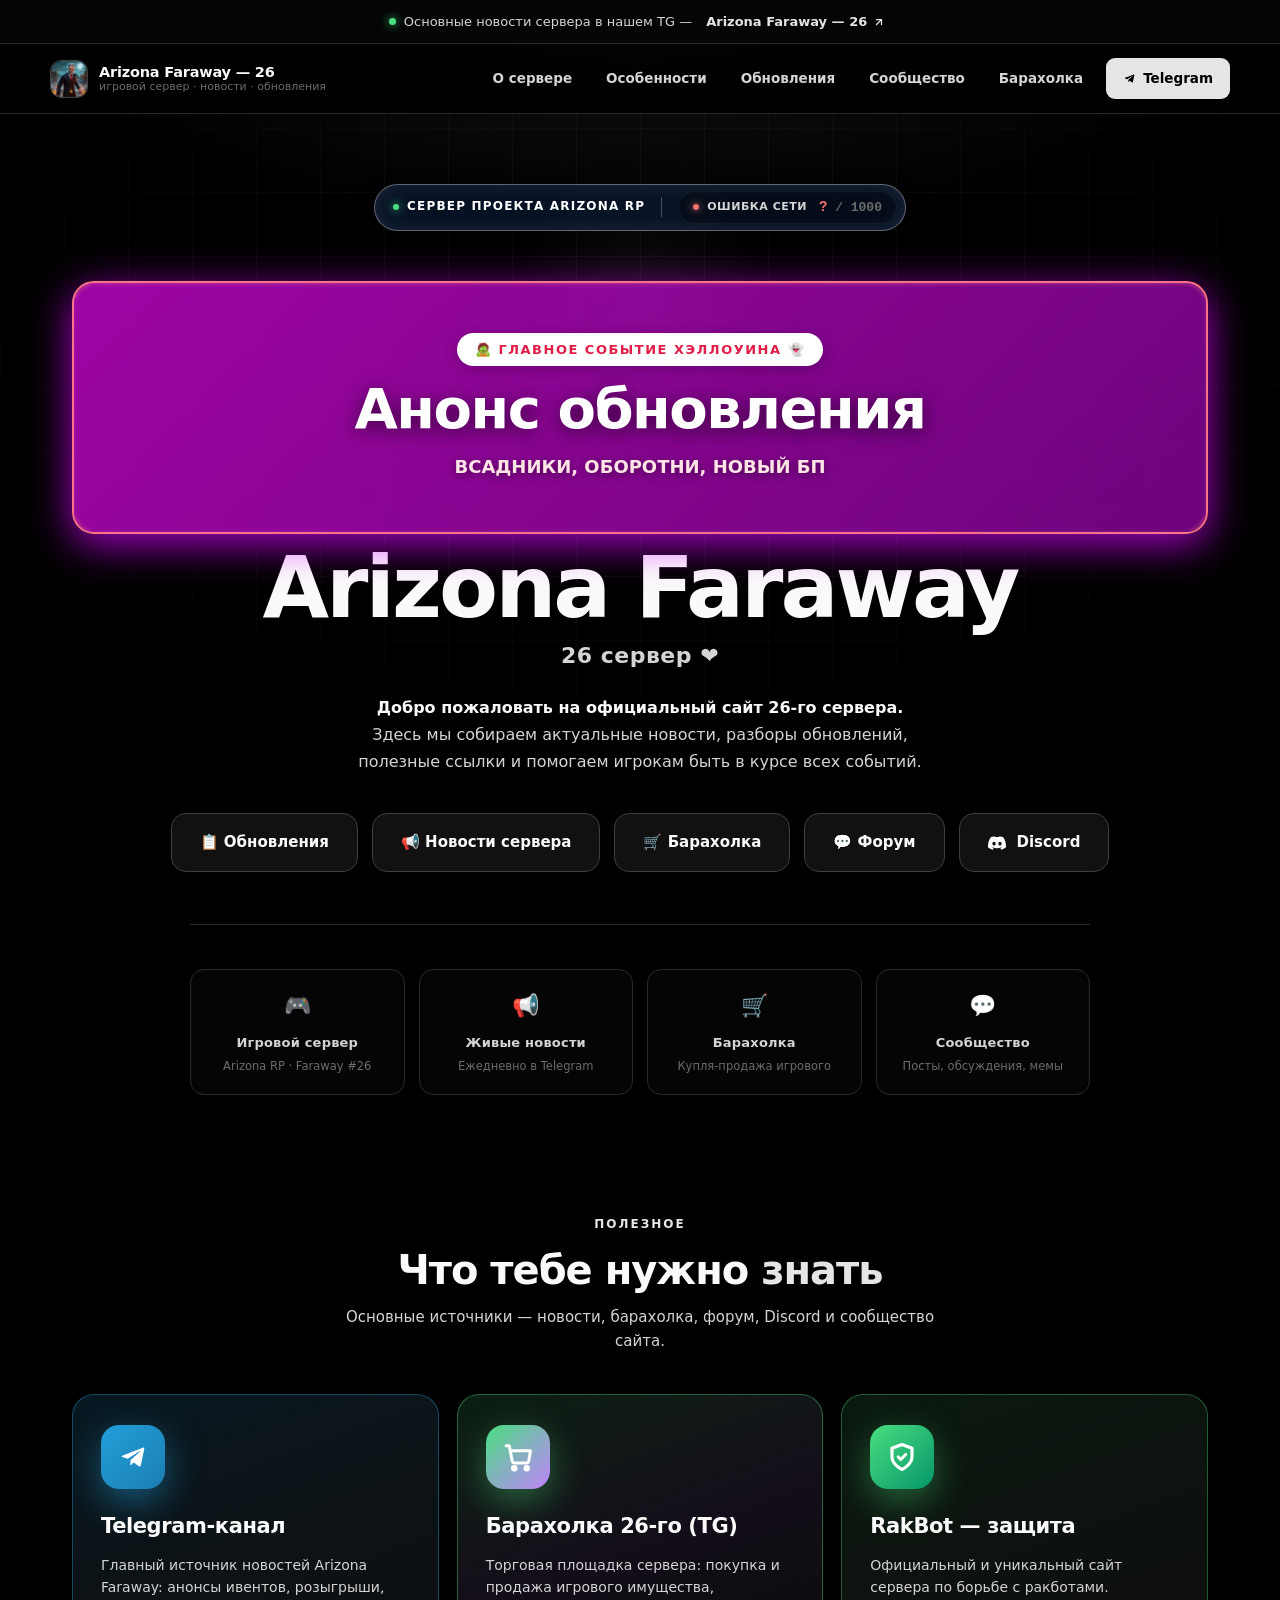
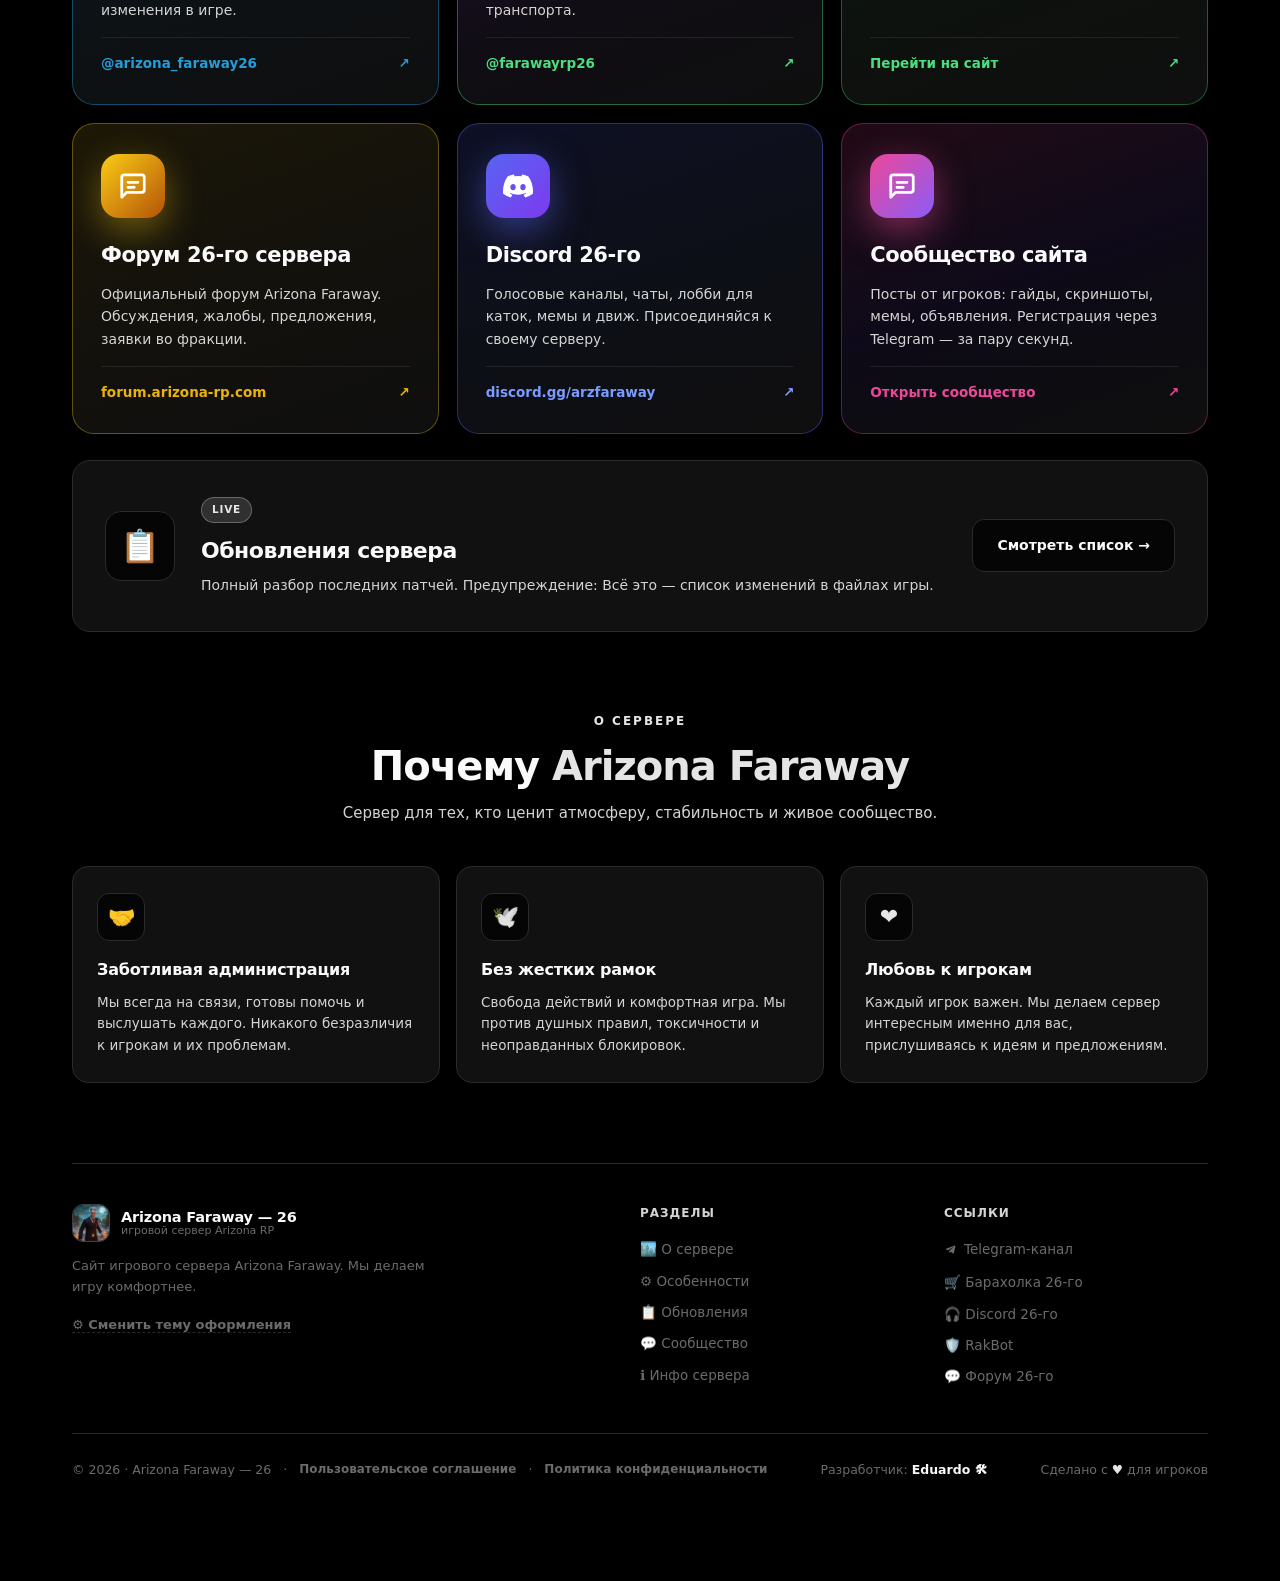
<file: site/index.html>
<!DOCTYPE html>
<html lang="ru">
<head>
<meta charset="UTF-8">
<meta name="viewport" content="width=device-width, initial-scale=1.0">
<title>Arizona Faraway — 26</title>
<link rel="icon" href="logo.jpg" type="image/png">
<meta name="description" content="Arizona Faraway — один из серверов проекта Arizona RP. Новости, обновления, сообщество и всё о сервере.">
<link rel="stylesheet" href="theme.css">
<style>
  *{box-sizing:border-box;margin:0;padding:0}
  html{scroll-behavior:smooth;scroll-padding-top:90px}

  body{
    font-family:'Inter','Segoe UI',system-ui,-apple-system,sans-serif;
    background:var(--bg-0);
    color:var(--text);
    line-height:1.65;
    min-height:100vh;
    overflow-x:hidden;
    -webkit-font-smoothing:antialiased;
    transition:background .4s, color .4s;
  }

  #cursorGlow{
    position:fixed;top:0;left:0;
    width:300px;height:300px;
    margin:-150px 0 0 -150px;
    background:radial-gradient(circle,
      color-mix(in srgb, var(--accent) 6%, transparent) 0%,
      transparent 65%);
    pointer-events:none;
    z-index:1;
    will-change:transform;
    mix-blend-mode:screen;
  }
  @media (max-width:720px){#cursorGlow{display:none}}

  .bg-layer{position:fixed;inset:0;z-index:-1;overflow:hidden;background:var(--bg-image), var(--bg-0);}
  .bg-layer::before{
    content:'';position:absolute;inset:0;
    background-image:
      linear-gradient(var(--grid-line) 1px, transparent 1px),
      linear-gradient(90deg, var(--grid-line) 1px, transparent 1px);
    background-size:64px 64px;
    mask-image:radial-gradient(ellipse 80% 60% at 50% 40%, #000 40%, transparent 80%);
    -webkit-mask-image:radial-gradient(ellipse 80% 60% at 50% 40%, #000 40%, transparent 80%);
  }

  .wrap{max-width:1180px;margin:0 auto;padding:0 22px 100px;position:relative;z-index:2}

  .announce{
    background:var(--bg-1);
    border-bottom:1px solid var(--border);
    padding:9px 20px;font-size:13px;text-align:center;
    position:relative;z-index:60;
    backdrop-filter:blur(10px);-webkit-backdrop-filter:blur(10px);
  }
  .announce-inner{max-width:1180px;margin:0 auto;display:flex;align-items:center;justify-content:center;gap:8px;flex-wrap:wrap}
  .announce a{color:var(--accent);text-decoration:none;font-weight:700;display:inline-flex;align-items:center;gap:6px;padding:2px 6px;border-radius:6px;transition:.2s}
  .announce a:hover{background:color-mix(in srgb, var(--accent) 15%, transparent)}
  .announce .label{color:var(--text-2)}
  .announce .dot-live{width:7px;height:7px;background:var(--green);border-radius:50%;box-shadow:0 0 10px var(--green);animation:pulse-dot 1.8s ease-in-out infinite}
  @keyframes pulse-dot{0%,100%{opacity:1;transform:scale(1)}50%{opacity:.5;transform:scale(.85)}}

  .nav{
    position:sticky;top:0;z-index:50;
    backdrop-filter:blur(18px);-webkit-backdrop-filter:blur(18px);
    background:color-mix(in srgb, var(--bg-0) 85%, transparent);
    border-bottom:1px solid var(--border);
    margin:0 -22px;
    padding:14px 22px;
  }
  .nav-inner{max-width:1180px;margin:0 auto;display:flex;align-items:center;gap:22px}
  .brand{display:flex;align-items:center;gap:11px;font-weight:700;font-size:15px;text-decoration:none;color:var(--text)}
  .brand .logo{
    width:38px;height:38px;
    border-radius:11px;
    overflow:hidden;
    display:grid;place-items:center;
    background:color-mix(in srgb, var(--accent) 12%, var(--card-2));
    border:1px solid var(--border-2);
    transition:.3s;
    flex-shrink:0;
  }
  .brand .logo img{
  width:100%;height:100%;
  object-fit:cover;
  display:block;
  }
  .brand:hover .logo{
    transform:rotate(-5deg) scale(1.04);
    border-color:var(--accent);
    box-shadow:0 0 18px color-mix(in srgb, var(--accent) 35%, transparent);
  }
  .brand:hover .logo{transform:rotate(-5deg) scale(1.04); border-color: var(--accent);}
  .brand-text{display:flex;flex-direction:column;line-height:1.15}
  .brand-text .t{font-size:14.5px;font-weight:800;letter-spacing:-.2px}
  .brand-text .s{font-size:11px;color:var(--dim);font-weight:500}

  .nav-links{display:flex;gap:4px;margin-left:auto;align-items:center;flex-wrap:wrap}
  .nav-links a{
    color:var(--text-2);text-decoration:none;font-size:13.5px;font-weight:600;
    padding:8px 14px;border-radius:9px;transition:.2s;
    display:inline-flex;align-items:center;gap:6px;
    border:1px solid transparent;
  }
  .nav-links a:hover{
    color:var(--text);
    border-color:color-mix(in srgb, var(--border-2) 60%, transparent);
    background:color-mix(in srgb, var(--card) 40%, transparent);
  }
  .nav-links a.active{color:var(--accent);}

  .nav-cta{
    background:var(--accent);
    color:var(--bg-0) !important;
    padding:8px 16px !important;
    border-radius:9px !important;
    font-weight:700 !important;
    display:inline-flex !important;align-items:center;gap:7px !important;
    transition:.3s !important;
  }
  .nav-cta:hover{
    transform:translateY(-1px);
    filter:brightness(1.1);
    box-shadow:0 4px 15px color-mix(in srgb, var(--accent) 30%, transparent);
  }

  .user-chip{
    display:inline-flex;align-items:center;gap:8px;
    padding:6px 12px;border-radius:999px;
    background:var(--card);
    border:1px solid var(--border);
    font-size:12.5px;font-weight:700;color:var(--accent);
    cursor:pointer;transition:.2s;
  }
  .user-chip:hover{border-color:var(--accent)}
  .user-chip .av{
    width:20px;height:20px;border-radius:50%;
    background:var(--border-2);
    display:grid;place-items:center;color:var(--text);font-size:10px;font-weight:800;
    overflow:hidden;
  }
  .user-chip .av img{width:100%;height:100%;object-fit:cover}

  .burger{
    display:none;background:var(--card);
    border:1px solid var(--border);color:var(--text);
    width:40px;height:40px;border-radius:10px;
    cursor:pointer;font-size:18px;transition:.2s;
  }
  .burger:hover{border-color:var(--accent)}

  .hero{padding:70px 0 40px;text-align:center;position:relative}

  /* ===== ПЛАШКА ОНЛАЙНА ===== */
  .top-badge-group {
    display: inline-flex;
    align-items: center;
    background: rgba(11, 30, 61, 0.6);
    border: 1px solid color-mix(in srgb, var(--accent) 40%, transparent);
    border-radius: 999px;
    padding: 6px 8px 6px 18px;
    margin-bottom: 26px;
    box-shadow: 0 4px 20px rgba(0,0,0,0.3), inset 0 0 20px color-mix(in srgb, var(--accent) 10%, transparent);
    backdrop-filter: blur(10px);
    animation: pulse-border 3s ease-in-out infinite;
  }

  .server-badge {
    display: flex;
    align-items: center;
    gap: 8px;
    color: var(--accent-3);
    font-size: 12px;
    font-weight: 700;
    letter-spacing: 1.2px;
    text-transform: uppercase;
  }
  
  .server-badge .dot {
    width: 6px; height: 6px;
    background: var(--green);
    border-radius: 50%;
    box-shadow: 0 0 10px var(--green);
    animation: pulse-dot 1.8s infinite;
  }

  .badge-divider {
    width: 1px;
    height: 20px;
    background: color-mix(in srgb, var(--accent) 30%, transparent);
    margin: 0 16px;
  }

  .online-widget {
    display: flex;
    align-items: center;
    gap: 8px;
    background: rgba(0, 0, 0, 0.3);
    padding: 4px 14px;
    border-radius: 99px;
    border: 1px solid rgba(255, 255, 255, 0.05);
  }

  .ow-dot {
    width: 6px; height: 6px;
    border-radius: 50%;
    background: #34d399;
    box-shadow: 0 0 8px #34d399;
  }
  .ow-dot.offline { background: #f87171; box-shadow: 0 0 8px #f87171; }
  .ow-dot.loading { background: #fbbf24; box-shadow: 0 0 8px #fbbf24; }

  .ow-text {
    font-size: 11px;
    font-weight: 700;
    color: var(--text-2);
    text-transform: uppercase;
    letter-spacing: 0.5px;
    margin-right: 4px;
  }

  .ow-players {
    font-size: 13px;
    color: var(--dim);
    font-family: 'JetBrains Mono', monospace;
    font-weight: 600;
  }
  .ow-players b {
    color: #34d399;
    font-weight: 800;
    font-size: 14px;
  }

  /* ===== БАННЕР ===== */
  .promo-banner {
    display: block;
    width: 100%;
    margin: 24px 0 10px;
    border-radius: 22px;
    overflow: hidden;
    position: relative;
    background: linear-gradient(135deg, #e608eeaf, #a005b4af);
    box-shadow: 0 10px 40px rgba(213, 0, 255, 0.774), inset 0 0 0 1px rgba(255,255,255,0.1);
    text-decoration: none;
    color: #fff;
    transition: transform 0.3s ease, box-shadow 0.3s ease;
    border: 2px solid #fb7185;
  }
  
  .promo-banner:hover {
    transform: translateY(-4px) scale(1.01);
    box-shadow: 0 15px 50px rgba(218, 2, 218, 0.6), inset 0 0 0 1px rgba(255,255,255,0.2);
  }

  .promo-banner::before {
    content: '';
    position: absolute;
    inset: 0;
    background-image: url('https://i.imgur.com/X0hskwF.png'); 
    background-size: cover;
    background-position: center;
    opacity: 0.35;
    z-index: 1;
    transition: opacity 0.3s, transform 0.3s;
  }

  .promo-banner:hover::before {
    opacity: 0.5;
    transform: scale(1.05);
  }

  .promo-content {
    position: relative;
    z-index: 2;
    padding: 50px 20px;
    text-align: center;
    display: flex;
    flex-direction: column;
    align-items: center;
    justify-content: center;
    gap: 12px;
    backdrop-filter: blur(2px);
  }

  .promo-badge {
    background: #fff;
    color: #e11d48;
    font-size: 13px;
    font-weight: 800;
    padding: 6px 18px;
    border-radius: 99px;
    text-transform: uppercase;
    letter-spacing: 1.5px;
    animation: pulse-badge 2s infinite;
    box-shadow: 0 4px 15px rgba(0,0,0,0.2);
  }

  .promo-content h2 {
    font-size: clamp(32px, 6vw, 56px);
    font-weight: 900;
    margin: 0;
    text-shadow: 0 4px 20px rgba(0,0,0,0.6);
    letter-spacing: -1.5px;
    line-height: 1.1;
  }

  .promo-content p {
    font-size: 18px;
    color: #ffe4e6;
    margin: 0;
    font-weight: 600;
    text-shadow: 0 2px 10px rgba(0,0,0,0.5);
  }

  @keyframes pulse-badge {
    0%, 100% { transform: scale(1); }
    50% { transform: scale(1.05); box-shadow: 0 4px 25px rgba(255,255,255,0.4); }
  }

  .hero-title{
    font-size:clamp(42px,8vw,86px);
    font-weight:900;
    letter-spacing:-3px;
    line-height:1;
    color:var(--text);
    margin-bottom:8px;
  }

  .hero-tagline{
    font-size:clamp(16px,2.2vw,22px);
    color:var(--text-2);
    font-weight:600;letter-spacing:.5px;
    margin-bottom:20px;
  }

  .hero-desc{
    color:var(--text-2);font-size:16px;
    max-width:600px;margin:0 auto 38px;
    line-height:1.7;
  }
  .hero-desc b{color:var(--text);font-weight:600}

  .hero-cta{
    display:flex;gap:14px;justify-content:center;flex-wrap:wrap;
    margin-bottom:52px;
  }

  .btn{
    display:inline-flex;align-items:center;gap:11px;
    padding:16px 30px;
    border-radius:15px;
    font-size:16px;font-weight:700;
    font-family:inherit;
    text-decoration:none;cursor:pointer;border:none;
    transition:transform .2s ease, box-shadow .2s, background .2s;
    position:relative;overflow:hidden;
  }

  .btn-primary, .btn-tg, .btn-market, .btn-forum, .btn-discord, .btn-community{
    background:var(--card);
    border:1px solid var(--border-2);
    color:var(--text);
    box-shadow:0 4px 15px rgba(0,0,0,0.2);
    padding:16px 28px;
    font-size:15px;
  }
  
  .btn-primary:hover, .btn-tg:hover, .btn-market:hover, .btn-forum:hover, .btn-discord:hover, .btn-community:hover{
    transform:translateY(-2px) rotate(-0.5deg);
    border-color:var(--accent);
    background:var(--card-2);
    box-shadow:0 8px 25px color-mix(in srgb, var(--accent) 15%, transparent);
  }

  .quick-info{
    display:grid;
    grid-template-columns:repeat(auto-fit,minmax(200px,1fr));
    gap:14px;max-width:900px;margin:0 auto;
    padding-top:44px;border-top:1px solid var(--border);
  }
  .qi{
    background:var(--bg-1);
    border:1px solid var(--border);
    border-radius:14px;
    padding:18px 16px;text-align:center;
    transition:.3s;
  }
  .qi:hover{
    border-color:var(--border-2);
    transform:translateY(-2px);
    background:var(--card);
  }
  .qi .icon{font-size:22px;margin-bottom:8px;display:block}
  .qi .t{font-size:13px;color:var(--text-2);font-weight:600;letter-spacing:.2px}
  .qi .d{font-size:11.5px;color:var(--dim);margin-top:3px}

  .sec-head{text-align:center;margin:80px auto 40px;max-width:640px}
  .sec-head .kicker{
    color:var(--accent);font-size:12px;font-weight:700;
    text-transform:uppercase;letter-spacing:2px;margin-bottom:12px;
  }
  .sec-head h2{
    font-size:clamp(26px,4vw,40px);font-weight:800;
    letter-spacing:-1px;line-height:1.15;margin-bottom:12px;
  }
  .sec-head h2 span{
    color:var(--accent);
  }
  .sec-head p{color:var(--text-2);font-size:15px}

  /* ===== КАРТОЧКИ С ЦВЕТНЫМ СВЕЧЕНИЕМ ===== */
  .big-cards{
    display:grid;
    grid-template-columns:repeat(auto-fit,minmax(280px,1fr));
    gap:18px;
  }

  .big-card{
    position:relative;
    background:linear-gradient(160deg,var(--card) 0%,color-mix(in srgb, var(--bg-2) 70%, transparent) 100%);
    border:1px solid var(--border);
    border-radius:22px;
    padding:30px 28px;
    text-decoration:none;color:inherit;
    overflow:hidden;
    transition:transform .4s cubic-bezier(.4,0,.2,1), border-color .3s, box-shadow .3s;
    display:flex;flex-direction:column;
    min-height:280px;
  }

  .big-card::before{
    content:'';position:absolute;inset:0;
    background:radial-gradient(circle at var(--mx,50%) var(--my,0%), color-mix(in srgb, var(--accent) 18%, transparent), transparent 60%);
    opacity:0;transition:.4s;pointer-events:none;
  }
  .big-card:hover{
    transform:translateY(-6px);
    border-color:var(--border-2);
    box-shadow:0 24px 70px rgba(0,0,0,.55), 0 0 0 1px color-mix(in srgb, var(--accent) 20%, transparent);
  }
  .big-card:hover::before{opacity:1}

  /* Индивидуальные стили для карточек (как на 1 скрине) */
  .big-card.tg-card { background:linear-gradient(160deg,color-mix(in srgb, var(--tg) 16%, transparent),color-mix(in srgb, var(--card) 85%, transparent)); border-color:color-mix(in srgb, var(--tg) 40%, transparent); }
  .big-card.tg-card:hover { border-color:var(--tg); box-shadow:0 24px 70px rgba(0,0,0,.55), 0 0 0 1px color-mix(in srgb, var(--tg) 40%, transparent), 0 0 50px color-mix(in srgb, var(--tg) 20%, transparent); }
  .big-card.tg-card::before { background:radial-gradient(circle at var(--mx,50%) var(--my,0%), color-mix(in srgb, var(--tg) 22%, transparent), transparent 60%); }
  .big-card.tg-card .big-icon { background:linear-gradient(135deg,var(--tg),#1c7fb3); color:#fff; box-shadow:0 12px 36px color-mix(in srgb, var(--tg) 50%, transparent); }
  .big-card.tg-card .big-link { color:var(--tg); }

  .big-card.market-card { background:linear-gradient(160deg,color-mix(in srgb, var(--green) 14%, transparent),color-mix(in srgb, var(--violet) 10%, transparent),color-mix(in srgb, var(--card) 85%, transparent)); border-color:color-mix(in srgb, var(--green) 40%, transparent); }
  .big-card.market-card:hover { border-color:var(--green); box-shadow:0 24px 70px rgba(0,0,0,.55), 0 0 0 1px color-mix(in srgb, var(--green) 40%, transparent), 0 0 50px color-mix(in srgb, var(--green) 18%, transparent); }
  .big-card.market-card::before { background:radial-gradient(circle at var(--mx,50%) var(--my,0%), color-mix(in srgb, var(--green) 22%, transparent), transparent 60%); }
  .big-card.market-card .big-icon { background:linear-gradient(135deg,var(--green),var(--violet)); color:#fff; box-shadow:0 12px 36px color-mix(in srgb, var(--green) 40%, transparent); }
  .big-card.market-card .big-link { color:var(--green); }

  .big-card.rak-card { background:linear-gradient(160deg,color-mix(in srgb, var(--green) 12%, transparent),color-mix(in srgb, var(--card) 85%, transparent)); border-color:color-mix(in srgb, var(--green) 35%, transparent); }
  .big-card.rak-card:hover { border-color:var(--green); box-shadow:0 24px 70px rgba(0,0,0,.55), 0 0 0 1px color-mix(in srgb, var(--green) 40%, transparent), 0 0 50px color-mix(in srgb, var(--green) 15%, transparent); }
  .big-card.rak-card::before { background:radial-gradient(circle at var(--mx,50%) var(--my,0%), color-mix(in srgb, var(--green) 20%, transparent), transparent 60%); }
  .big-card.rak-card .big-icon { background:linear-gradient(135deg,var(--green),#059669); color:#fff; box-shadow:0 12px 36px color-mix(in srgb, var(--green) 40%, transparent); }
  .big-card.rak-card .big-link { color:var(--green); }

  .big-card.forum-card { background:linear-gradient(160deg,color-mix(in srgb, var(--gold) 12%, transparent),color-mix(in srgb, var(--card) 85%, transparent)); border-color:color-mix(in srgb, var(--gold) 35%, transparent); }
  .big-card.forum-card:hover { border-color:var(--gold-2); box-shadow:0 24px 70px rgba(0,0,0,.55), 0 0 0 1px color-mix(in srgb, var(--gold) 40%, transparent), 0 0 50px color-mix(in srgb, var(--gold) 15%, transparent); }
  .big-card.forum-card::before { background:radial-gradient(circle at var(--mx,50%) var(--my,0%), color-mix(in srgb, var(--gold) 20%, transparent), transparent 60%); }
  .big-card.forum-card .big-icon { background:linear-gradient(135deg,var(--gold),#b45309); color:#fff; box-shadow:0 12px 36px color-mix(in srgb, var(--gold) 40%, transparent); }
  .big-card.forum-card .big-link { color:var(--gold-2); }

  .big-card.discord-card { background:linear-gradient(160deg,rgba(88,101,242,.16),color-mix(in srgb, var(--card) 85%, transparent)); border-color:rgba(88,101,242,.4); }
  .big-card.discord-card:hover { border-color:#5865F2; box-shadow:0 24px 70px rgba(0,0,0,.55), 0 0 0 1px rgba(88,101,242,.5), 0 0 50px rgba(88,101,242,.25); }
  .big-card.discord-card::before { background:radial-gradient(circle at var(--mx,50%) var(--my,0%), rgba(124,58,237,.22), transparent 60%); }
  .big-card.discord-card .big-icon { background:linear-gradient(135deg,#5865F2,#7C3AED); color:#fff; box-shadow:0 12px 36px rgba(88,101,242,.5); }
  .big-card.discord-card .big-link { color:#7C9BFF; }

  .big-card.community-card { background:linear-gradient(160deg,rgba(236,72,153,.14),rgba(139,92,246,.10),color-mix(in srgb, var(--card) 85%, transparent)); border-color:rgba(236,72,153,.35); }
  .big-card.community-card:hover { border-color:#ec4899; box-shadow:0 24px 70px rgba(0,0,0,.55), 0 0 0 1px rgba(236,72,153,.4), 0 0 50px rgba(236,72,153,.2); }
  .big-card.community-card::before { background:radial-gradient(circle at var(--mx,50%) var(--my,0%), rgba(236,72,153,.22), transparent 60%); }
  .big-card.community-card .big-icon { background:linear-gradient(135deg,#ec4899,#8b5cf6); color:#fff; box-shadow:0 12px 36px rgba(236,72,153,.5); }
  .big-card.community-card .big-link { color:#ec4899; }

  .big-icon{
    width:64px;height:64px;
    border-radius:18px;
    display:grid;place-items:center;
    margin-bottom:20px;
    position:relative;z-index:1;
    transition:.4s;
    box-shadow:inset 0 1px 0 rgba(255,255,255,.1);
  }
  .big-card:hover .big-icon{transform:scale(1.08) rotate(-6deg)}

  .big-card h3{
    font-size:21px;font-weight:800;
    letter-spacing:-.4px;margin-bottom:10px;
    position:relative;z-index:1;
  }

  .big-card p{
    color:var(--text-2);font-size:14px;
    line-height:1.6;flex:1;
    position:relative;z-index:1;
    margin-bottom:16px;
  }

  .big-card .big-link{
    display:inline-flex;align-items:center;gap:8px;
    font-size:13.5px;font-weight:700;
    position:relative;z-index:1;
    padding-top:14px;
    border-top:1px solid rgba(255,255,255,.08);
    transition:.3s;
  }
  .big-card .big-link .arr{transition:.3s;margin-left:auto}
  .big-card:hover .big-link .arr{transform:translate(3px,-3px)}

  .updates-banner{
    margin:26px 0 0;
    background:var(--card);
    border:1px solid var(--border);
    border-radius:18px;
    padding:34px 32px;
    display:flex;align-items:center;gap:26px;
    position:relative;overflow:hidden;
    text-decoration:none;color:inherit;
    transition:transform .2s ease, border-color .2s, box-shadow .2s;
  }
  .updates-banner:hover{
    transform:translateY(-3px);
    border-color:var(--accent);
    box-shadow:0 12px 30px rgba(0,0,0,.3);
  }

  .ub-icon{
    width:70px;height:70px;flex-shrink:0;
    background:var(--bg-1);
    border:1px solid var(--border);
    color:var(--accent);
    border-radius:16px;
    display:grid;place-items:center;
    font-size:32px;
    transition:.4s;
  }
  .updates-banner:hover .ub-icon{
    background:var(--card-2);
    border-color:var(--accent);
    transform:scale(1.05);
  }

  .ub-content{flex:1;position:relative;z-index:1}
  .ub-content .ub-badge{
    display:inline-block;
    background:color-mix(in srgb, var(--accent) 15%, transparent);
    border:1px solid color-mix(in srgb, var(--accent) 30%, transparent);
    color:var(--accent);
    font-size:10.5px;font-weight:700;
    text-transform:uppercase;letter-spacing:.8px;
    padding:3px 10px;border-radius:999px;
    margin-bottom:10px;
  }
  .ub-content h3{
    font-size:22px;font-weight:800;
    letter-spacing:-.5px;margin-bottom:6px;
  }
  .ub-content p{
    color:var(--text-2);font-size:14px;line-height:1.55;
  }
  .ub-content p b{color:var(--text);font-weight:600}

  .ub-btn{
    flex-shrink:0;
    background:var(--bg-1);
    border:1px solid var(--border);
    color:var(--text);
    padding:14px 24px;border-radius:12px;
    font-weight:700;font-size:14px;
    display:inline-flex;align-items:center;gap:9px;
    transition:transform .2s, border-color .2s;
    white-space:nowrap;
  }
  .updates-banner:hover .ub-btn{
    border-color:var(--accent);
    color:var(--accent);
    transform:translateX(4px);
  }

  .features-grid{
    display:grid;
    grid-template-columns:repeat(auto-fit,minmax(280px,1fr));
    gap:16px;
  }

  .feat{
    background:var(--card);
    border:1px solid var(--border);
    border-radius:16px;
    padding:26px 24px;
    transition:transform .2s, border-color .2s;
    position:relative;overflow:hidden;
  }
  .feat:hover{
    border-color:var(--border-2);
    transform:translateY(-2px);
  }
  .feat .fic{
    width:48px;height:48px;border-radius:12px;
    display:grid;place-items:center;font-size:22px;
    background:var(--bg-1);
    border:1px solid var(--border);
    margin-bottom:16px;
    color:var(--accent);
  }
  .feat h4{font-size:16px;font-weight:700;margin-bottom:8px;letter-spacing:-.2px}
  .feat p{font-size:13.5px;color:var(--text-2);line-height:1.6}

  footer{
    margin-top:80px;padding-top:40px;
    border-top:1px solid var(--border);
  }
  .foot-grid{
    display:grid;
    grid-template-columns:2fr 1fr 1fr;
    gap:40px;margin-bottom:36px;
  }
  .foot-brand .brand{margin-bottom:14px}
  .foot-brand p{
    color:var(--dim);font-size:13px;
    max-width:360px;line-height:1.6;
  }
  .foot-col h5{
    font-size:12px;font-weight:700;
    text-transform:uppercase;letter-spacing:1px;
    color:var(--text-2);margin-bottom:14px;
  }
  .foot-col ul{list-style:none}
  .foot-col ul li{margin-bottom:9px}
  .foot-col ul a{
    color:var(--dim);font-size:13.5px;
    text-decoration:none;transition:.2s;
    display:inline-flex;align-items:center;gap:7px;
  }
  .foot-col ul a:hover{color:var(--text)}

  .foot-bottom{
    padding-top:26px;
    border-top:1px solid var(--border);
    display:flex;justify-content:space-between;
    align-items:center;gap:16px;flex-wrap:wrap;
    color:var(--dim);font-size:12.5px;
  }
  
  .foot-legal-mini{
    display:flex; gap:12px; align-items:center; flex-wrap:wrap;
  }
  .foot-legal-mini a{
    color:var(--dim); text-decoration:underline; text-decoration-color: transparent;
    transition:.2s; font-size:12px; cursor:pointer;
  }
  .foot-legal-mini a:hover{
    color:var(--text); text-decoration-color: var(--text);
  }

  .ow-players b.pop {
    animation: numberPop 0.4s cubic-bezier(0.175, 0.885, 0.32, 1.275);
    display: inline-block;
  }
  @keyframes numberPop {
    0% { transform: scale(1); color: #fff; }
    50% { transform: scale(1.3); color: #6ee7b7; }
    100% { transform: scale(1); color: #34d399; }
  }

  /* Текст для вызова тем */
  #themeToggleLink{
    color:var(--dim); text-decoration:none; font-weight:600;
    transition:.2s; border-bottom:1px dashed var(--border);
  }
  #themeToggleLink:hover{ color:var(--accent); border-color:var(--accent); }

  .foot-bottom .heart{color:var(--accent);animation:beat 1.6s ease-in-out infinite;display:inline-block}
  @keyframes beat{0%,100%{transform:scale(1)}50%{transform:scale(1.3)}}

  #toTop{
    position:fixed;bottom:26px;right:26px;
    width:48px;height:48px;border-radius:14px;
    background:var(--card);
    border:1px solid var(--border);
    color:var(--text);font-size:19px;cursor:pointer;
    opacity:0;pointer-events:none;
    transition:.2s cubic-bezier(.4,0,.2,1);
    box-shadow:0 8px 30px rgba(0,0,0,.3);z-index:40;
  }
  #toTop.show{opacity:1;pointer-events:auto}
  #toTop:hover{transform:translateY(-3px);border-color:var(--accent);color:var(--accent)}

  @media (max-width:640px){#toTop{bottom:80px;right:20px}}

  @media (max-width:900px){
    .foot-grid{grid-template-columns:1fr;gap:32px}
    .updates-banner{flex-direction:column;text-align:center;padding:30px 24px;gap:20px}
    .ub-icon{margin:0 auto}
    .ub-btn{width:100%;justify-content:center}
  }
  @media (max-width:720px){
    .nav-links{
      display:none;
      position:absolute;top:calc(100% + 8px);right:22px;left:22px;
      flex-direction:column;
      background:var(--bg-1);
      border:1px solid var(--border-2);
      border-radius:14px;padding:10px;
      box-shadow:0 20px 60px rgba(0,0,0,.6);
    }
    .nav-links.open{display:flex}
    .nav-links a{width:100%;justify-content:flex-start}
    .burger{display:grid;place-items:center;margin-left:auto}
    .hero{padding:50px 0 30px}
    .hero-cta .btn{width:100%;justify-content:center}
    .hero-cta{flex-direction:column;align-items:stretch}
    .foot-bottom{justify-content:center;text-align:center;flex-direction:column}
    .nav{padding:12px 22px}
  }
</style>
</head>
<body>

<div id="cursorGlow"></div>

<div class="bg-layer"></div>

<div class="announce">
  <div class="announce-inner">
    <span class="dot-live"></span>
    <span class="label">Основные новости сервера в нашем TG —</span>
    <a href="https://t.me/arizona_faraway26" target="_blank" rel="noopener">
      Arizona Faraway — 26
      <svg width="12" height="12" viewBox="0 0 24 24" fill="none" stroke="currentColor" stroke-width="2.5" stroke-linecap="round" stroke-linejoin="round"><path d="M7 17L17 7"/><path d="M7 7h10v10"/></svg>
    </a>
  </div>
</div>

<nav class="nav">
  <div class="nav-inner">
    <a class="brand" href="#top">
      <span class="logo"><img src="logo.jpg" alt="Arizona Faraway 26"></span>
      <span class="brand-text">
        <span class="t">Arizona Faraway — 26</span>
        <span class="s">игровой сервер · новости · обновления</span>
      </span>
    </a>
    <button class="burger" id="burger" aria-label="Меню">☰</button>
    <div class="nav-links" id="navLinks">
      <a href="#about">О сервере</a>
      <a href="#features">Особенности</a>
      <a href="updates.html">Обновления</a>
      <a href="community.html">Сообщество</a>
      <a href="https://t.me/farawayrp26" target="_blank" rel="noopener">Барахолка</a>
      <span id="userSlot"></span>
      <a class="nav-cta" href="https://t.me/arizona_faraway26" target="_blank" rel="noopener">
        <svg width="13" height="13" viewBox="0 0 24 24" fill="currentColor"><path d="M9.78 18.65l.28-4.23 7.68-6.92c.34-.31-.07-.46-.52-.19L7.74 13.3 3.64 12c-.88-.25-.89-.86.2-1.3l15.97-6.16c.73-.33 1.43.18 1.15 1.3l-2.72 12.81c-.19.91-.74 1.13-1.5.71L12.6 16.3l-1.99 1.93c-.23.23-.42.42-.83.42z"/></svg>
        Telegram
      </a>
    </div>
  </div>
</nav>

<div class="wrap" id="top">

  <header class="hero">
    <!-- Плашка онлайна -->
    <div class="top-badge-group">
      <div class="server-badge"><span class="dot"></span>Сервер проекта Arizona RP</div>
      <div class="badge-divider"></div>
      <div class="online-widget" id="onlineWidget">
        <span class="ow-dot loading" id="owDot"></span>
        <span class="ow-text" id="owText">Загрузка...</span>
        <span class="ow-players"><b id="owPlayers">0</b> / <span id="owMax">1000</span></span>
      </div>
    </div>

    <!-- Баннер анонса с таймером -->
    <a href="https://www.youtube.com/watch?v=ng3B2qi3b-w" target="_blank" class="promo-banner">
      <div class="promo-content">
        <span class="promo-badge">🧟 ГЛАВНОЕ СОБЫТИЕ ХЭЛЛОУИНА 👻</span>
        <h2>Анонс обновления</h2>
        <p>ВСАДНИКИ, ОБОРОТНИ, НОВЫЙ БП</p>
      </div>
    </a>

    <h1 class="hero-title">Arizona Faraway</h1>
    <div class="hero-tagline">26 сервер ❤️ </div>

    <p class="hero-desc">
      <b>Добро пожаловать на официальный сайт 26-го сервера.</b><br>
      Здесь мы собираем актуальные новости, разборы обновлений, полезные ссылки и помогаем игрокам быть в курсе всех событий.
    </p>

    <div class="hero-cta">
      <a href="updates.html" class="btn btn-primary">📋 Обновления</a>
      <a href="https://t.me/arizona_faraway26" class="btn btn-tg" target="_blank" rel="noopener">📢 Новости сервера</a>
      <a href="https://t.me/farawayrp26" class="btn btn-market" target="_blank" rel="noopener">🛒 Барахолка</a>
      <a href="https://forum.arizona-rp.com/forums/2905/" class="btn btn-forum" target="_blank" rel="noopener">💬 Форум</a>
      <a href="https://discord.gg/arzfaraway" class="btn btn-discord" target="_blank" rel="noopener">
        <svg width="18" height="18" viewBox="0 0 24 24" fill="currentColor"><path d="M20.317 4.37a19.79 19.79 0 0 0-4.885-1.515.074.074 0 0 0-.079.037c-.21.375-.444.865-.608 1.25a18.27 18.27 0 0 0-5.487 0 12.64 12.64 0 0 0-.617-1.25.077.077 0 0 0-.079-.037A19.74 19.74 0 0 0 3.677 4.37a.07.07 0 0 0-.032.027C.533 9.046-.32 13.58.099 18.057a.082.082 0 0 0 .031.057 19.9 19.9 0 0 0 5.993 3.03.078.078 0 0 0 .084-.028c.462-.63.874-1.295 1.226-1.994a.076.076 0 0 0-.041-.106 13.1 13.1 0 0 1-1.872-.892.077.077 0 0 1-.008-.128c.126-.094.252-.192.372-.291a.074.074 0 0 1 .077-.01c3.928 1.793 8.18 1.793 12.062 0a.074.074 0 0 1 .078.01c.12.099.246.198.373.292a.077.077 0 0 1-.006.127 12.3 12.3 0 0 1-1.873.892.077.077 0 0 0-.041.107c.36.698.772 1.362 1.225 1.993a.076.076 0 0 0 .084.028 19.84 19.84 0 0 0 6.002-3.03.077.077 0 0 0 .032-.054c.5-5.177-.838-9.674-3.549-13.66a.061.061 0 0 0-.031-.03zM8.02 15.331c-1.183 0-2.157-1.085-2.157-2.419 0-1.333.955-2.418 2.157-2.418 1.21 0 2.176 1.095 2.157 2.418 0 1.334-.956 2.419-2.157 2.419zm7.975 0c-1.183 0-2.157-1.085-2.157-2.419 0-1.333.955-2.418 2.157-2.418 1.21 0 2.176 1.095 2.157 2.418 0 1.334-.946 2.419-2.157 2.419z"/></svg>
        Discord
      </a>
    </div>

    <div class="quick-info">
      <div class="qi">
        <span class="icon">🎮</span>
        <div class="t">Игровой сервер</div>
        <div class="d">Arizona RP · Faraway #26</div>
      </div>
      <div class="qi">
        <span class="icon">📢</span>
        <div class="t">Живые новости</div>
        <div class="d">Ежедневно в Telegram</div>
      </div>
      <div class="qi">
        <span class="icon">🛒</span>
        <div class="t">Барахолка</div>
        <div class="d">Купля-продажа игрового</div>
      </div>
      <div class="qi">
        <span class="icon">💬</span>
        <div class="t">Сообщество</div>
        <div class="d">Посты, обсуждения, мемы</div>
      </div>
    </div>
  </header>

  <section>
    <div class="sec-head">
      <div class="kicker">Полезное</div>
      <h2>Что тебе нужно <span>знать</span></h2>
      <p>Основные источники — новости, барахолка, форум, Discord и сообщество сайта.</p>
    </div>

    <div class="big-cards">

      <a class="big-card tg-card" href="https://t.me/arizona_faraway26" target="_blank" rel="noopener">
        <div class="big-icon">
          <svg width="30" height="30" viewBox="0 0 24 24" fill="currentColor"><path d="M9.78 18.65l.28-4.23 7.68-6.92c.34-.31-.07-.46-.52-.19L7.74 13.3 3.64 12c-.88-.25-.89-.86.2-1.3l15.97-6.16c.73-.33 1.43.18 1.15 1.3l-2.72 12.81c-.19.91-.74 1.13-1.5.71L12.6 16.3l-1.99 1.93c-.23.23-.42.42-.83.42z"/></svg>
        </div>
        <h3>Telegram-канал</h3>
        <p>Главный источник новостей Arizona Faraway: анонсы ивентов, розыгрыши, изменения в игре.</p>
        <span class="big-link">@arizona_faraway26 <span class="arr">↗</span></span>
      </a>

      <a class="big-card market-card" href="https://t.me/farawayrp26" target="_blank" rel="noopener">
        <div class="big-icon">
          <svg width="30" height="30" viewBox="0 0 24 24" fill="none" stroke="currentColor" stroke-width="2.4" stroke-linecap="round" stroke-linejoin="round">
            <circle cx="9" cy="21" r="1.4"/><circle cx="19" cy="21" r="1.4"/>
            <path d="M2.5 3h2.5l2.4 12.2a2 2 0 0 0 2 1.6h9.2a2 2 0 0 0 2-1.6L22 7H6"/>
          </svg>
        </div>
        <h3>Барахолка 26-го (TG)</h3>
        <p>Торговая площадка сервера: покупка и продажа игрового имущества, транспорта.</p>
        <span class="big-link">@farawayrp26 <span class="arr">↗</span></span>
      </a>

      <a class="big-card rak-card" href="https://ffhelper.by/login" target="_blank" rel="noopener">
        <div class="big-icon">
          <svg width="30" height="30" viewBox="0 0 24 24" fill="none" stroke="currentColor" stroke-width="2.5" stroke-linecap="round" stroke-linejoin="round">
            <path d="M12 22s8-4 8-10V5l-8-3-8 3v7c0 6 8 10 8 10z"/>
            <path d="M9 12l2 2 4-4"/>
          </svg>
        </div>
        <h3>RakBot — защита</h3>
        <p>Официальный и уникальный сайт сервера по борьбе с ракботами.</p>
        <span class="big-link">Перейти на сайт <span class="arr">↗</span></span>
      </a>

      <a class="big-card forum-card" href="https://forum.arizona-rp.com/forums/2905/" target="_blank" rel="noopener">
        <div class="big-icon">
          <svg width="30" height="30" viewBox="0 0 24 24" fill="none" stroke="currentColor" stroke-width="2.2" stroke-linecap="round" stroke-linejoin="round">
            <path d="M21 15a2 2 0 0 1-2 2H7l-4 4V5a2 2 0 0 1 2-2h14a2 2 0 0 1 2 2z"/>
            <path d="M8 9h8M8 13h5"/>
          </svg>
        </div>
        <h3>Форум 26-го сервера</h3>
        <p>Официальный форум Arizona Faraway. Обсуждения, жалобы, предложения, заявки во фракции.</p>
        <span class="big-link">forum.arizona-rp.com <span class="arr">↗</span></span>
      </a>

      <a class="big-card discord-card" href="https://discord.gg/arzfaraway" target="_blank" rel="noopener">
        <div class="big-icon">
          <svg width="30" height="30" viewBox="0 0 24 24" fill="currentColor"><path d="M20.317 4.37a19.79 19.79 0 0 0-4.885-1.515.074.074 0 0 0-.079.037c-.21.375-.444.865-.608 1.25a18.27 18.27 0 0 0-5.487 0 12.64 12.64 0 0 0-.617-1.25.077.077 0 0 0-.079-.037A19.74 19.74 0 0 0 3.677 4.37a.07.07 0 0 0-.032.027C.533 9.046-.32 13.58.099 18.057a.082.082 0 0 0 .031.057 19.9 19.9 0 0 0 5.993 3.03.078.078 0 0 0 .084-.028c.462-.63.874-1.295 1.226-1.994a.076.076 0 0 0-.041-.106 13.1 13.1 0 0 1-1.872-.892.077.077 0 0 1-.008-.128c.126-.094.252-.192.372-.291a.074.074 0 0 1 .077-.01c3.928 1.793 8.18 1.793 12.062 0a.074.074 0 0 1 .078.01c.12.099.246.198.373.292a.077.077 0 0 1-.006.127 12.3 12.3 0 0 1-1.873.892.077.077 0 0 0-.041.107c.36.698.772 1.362 1.225 1.993a.076.076 0 0 0 .084.028 19.84 19.84 0 0 0 6.002-3.03.077.077 0 0 0 .032-.054c.5-5.177-.838-9.674-3.549-13.66a.061.061 0 0 0-.031-.03zM8.02 15.331c-1.183 0-2.157-1.085-2.157-2.419 0-1.333.955-2.418 2.157-2.418 1.21 0 2.176 1.095 2.157 2.418 0 1.334-.956 2.419-2.157 2.419zm7.975 0c-1.183 0-2.157-1.085-2.157-2.419 0-1.333.955-2.418 2.157-2.418 1.21 0 2.176 1.095 2.157 2.418 0 1.334-.946 2.419-2.157 2.419z"/></svg>
        </div>
        <h3>Discord 26-го</h3>
        <p>Голосовые каналы, чаты, лобби для каток, мемы и движ. Присоединяйся к своему серверу.</p>
        <span class="big-link">discord.gg/arzfaraway <span class="arr">↗</span></span>
      </a>

      <a class="big-card community-card" href="community.html">
        <div class="big-icon">
          <svg width="30" height="30" viewBox="0 0 24 24" fill="none" stroke="currentColor" stroke-width="2.2" stroke-linecap="round" stroke-linejoin="round">
            <path d="M21 15a2 2 0 0 1-2 2H7l-4 4V5a2 2 0 0 1 2-2h14a2 2 0 0 1 2 2z"/>
            <path d="M8 9h8M8 13h5"/>
          </svg>
        </div>
        <h3>Сообщество сайта</h3>
        <p>Посты от игроков: гайды, скриншоты, мемы, объявления. Регистрация через Telegram — за пару секунд.</p>
        <span class="big-link">Открыть сообщество <span class="arr">↗</span></span>
      </a>

    </div>

    <a class="updates-banner" href="updates.html" id="updatesBanner">
      <div class="ub-icon">📋</div>
      <div class="ub-content">
        <span class="ub-badge">live</span>
        <h3>Обновления сервера</h3>
        <p>Полный разбор последних патчей. Предупреждение: Всё это — список изменений в файлах игры.</p>
      </div>
      <div class="ub-btn">Смотреть список →</div>
    </a>

  </section>

  <section id="about">
    <div class="sec-head">
      <div class="kicker">О сервере</div>
      <h2>Почему <span>Arizona Faraway</span></h2>
      <p>Сервер для тех, кто ценит атмосферу, стабильность и живое сообщество.</p>
    </div>

    <div class="features-grid" id="features">
      <div class="feat">
        <div class="fic">🤝</div>
        <h4>Заботливая администрация</h4>
        <p>Мы всегда на связи, готовы помочь и выслушать каждого. Никакого безразличия к игрокам и их проблемам.</p>
      </div>
      <div class="feat">
        <div class="fic">🕊️</div>
        <h4>Без жестких рамок</h4>
        <p>Свобода действий и комфортная игра. Мы против душных правил, токсичности и неоправданных блокировок.</p>
      </div>
      <div class="feat">
        <div class="fic">❤️</div>
        <h4>Любовь к игрокам</h4>
        <p>Каждый игрок важен. Мы делаем сервер интересным именно для вас, прислушиваясь к идеям и предложениям.</p>
      </div>
    </div>
  </section>

  <footer>
    <div class="foot-grid">
      <div class="foot-brand">
        <a class="brand" href="#top">
          <span class="logo"><img src="logo.jpg" alt="Arizona Faraway 26"></span>
          <span class="brand-text">
            <span class="t">Arizona Faraway — 26</span>
            <span class="s">игровой сервер Arizona RP</span>
          </span>
        </a>
        <p>Сайт игрового сервера Arizona Faraway. Мы делаем игру комфортнее.</p>
        
        <!-- Кнопка вызова тем в футере (как на 2 скрине) -->
        <div style="margin-top:16px;">
          <a href="#" id="themeToggleLink">⚙ Сменить тему оформления</a>
        </div>
      </div>

      <div class="foot-col">
        <h5>Разделы</h5>
        <ul>
          <li><a href="#about">🏙️ О сервере</a></li>
          <li><a href="#features">⚙️ Особенности</a></li>
          <li><a href="updates.html">📋 Обновления</a></li>
          <li><a href="community.html">💬 Сообщество</a></li>
          <li><a href="info.html">ℹ️ Инфо сервера</a></li>
        </ul>
      </div>

      <div class="foot-col">
        <h5>Ссылки</h5>
        <ul>
          <li><a href="https://t.me/arizona_faraway26" target="_blank" rel="noopener">
            <svg width="13" height="13" viewBox="0 0 24 24" fill="currentColor"><path d="M9.78 18.65l.28-4.23 7.68-6.92c.34-.31-.07-.46-.52-.19L7.74 13.3 3.64 12c-.88-.25-.89-.86.2-1.3l15.97-6.16c.73-.33 1.43.18 1.15 1.3l-2.72 12.81c-.19.91-.74 1.13-1.5.71L12.6 16.3l-1.99 1.93c-.23.23-.42.42-.83.42z"/></svg>
            Telegram-канал
          </a></li>
          <li><a href="https://t.me/farawayrp26" target="_blank" rel="noopener">🛒 Барахолка 26-го</a></li>
          <li><a href="https://discord.gg/arzfaraway" target="_blank" rel="noopener">🎧 Discord 26-го</a></li>
          <li><a href="https://ffhelper.by/login" target="_blank" rel="noopener">🛡️ RakBot</a></li>
          <li><a href="https://forum.arizona-rp.com/forums/2905/" target="_blank" rel="noopener">💬 Форум 26-го</a></li>
        </ul>
      </div>
    </div>

    <div class="foot-bottom">
      <div class="foot-legal-mini">
        <span>© 2026 · Arizona Faraway — 26</span>
        <span>·</span>
        <a href="terms.html">Пользовательское соглашение</a>
        <span>·</span>
        <a href="privacy.html">Политика конфиденциальности</a>
      </div>
      <span>Разработчик: <a href="https://t.me/Eduardus_Maker" style="color:var(--text);text-decoration:none;">Eduardo 🛠</a></span>
      <span>Сделано с <span class="heart">♥</span> для игроков</span>
    </div>
  </footer>

</div>

<button id="toTop" title="Наверх">↑</button>

<script>
  // --- Логика интерфейса (Курсор, кнопки, меню) ---
  (function(){
    const glow = document.getElementById('cursorGlow');
    if(glow){
      let mx = window.innerWidth / 2;
      let my = window.innerHeight / 3;
      let cx = mx, cy = my;
      document.addEventListener('mousemove', e => { mx = e.clientX; my = e.clientY; });
      (function tick(){
        cx += (mx - cx) * 0.12;
        cy += (my - cy) * 0.12;
        glow.style.transform = `translate3d(${cx}px, ${cy}px, 0)`;
        requestAnimationFrame(tick);
      })();
    }
  })();

  (function(){
    const toTop = document.getElementById('toTop');
    if(!toTop) return;
    window.addEventListener('scroll', () => toTop.classList.toggle('show', window.scrollY > 500));
    toTop.addEventListener('click', () => window.scrollTo({top:0, behavior:'smooth'}));
  })();

  (function(){
    const burger = document.getElementById('burger');
    const navLinks = document.getElementById('navLinks');
    if(!burger || !navLinks) return;
    burger.addEventListener('click', e => { e.stopPropagation(); navLinks.classList.toggle('open'); });
    document.addEventListener('click', e => {
      if(!navLinks.contains(e.target) && e.target !== burger) navLinks.classList.remove('open');
    });
    navLinks.querySelectorAll('a').forEach(a => a.addEventListener('click', () => navLinks.classList.remove('open')));
  })();

  document.querySelectorAll('.big-card, .updates-banner').forEach(card => {
    card.addEventListener('mousemove', e => {
      const r = card.getBoundingClientRect();
      card.style.setProperty('--mx', ((e.clientX - r.left) / r.width * 100) + '%');
      card.style.setProperty('--my', ((e.clientY - r.top) / r.height * 100) + '%');
    });
  });

  document.querySelectorAll('a[href^="#"]').forEach(a => {
    a.addEventListener('click', e => {
      const id = a.getAttribute('href');
      if(id === '#' || id.length < 2) return;
      const el = document.querySelector(id);
      if(el){
        e.preventDefault();
        const top = el.getBoundingClientRect().top + window.scrollY - 90;
        window.scrollTo({top, behavior:'smooth'});
      }
    });
  });

  // Анимация появления элементов
  if('IntersectionObserver' in window){
    const io = new IntersectionObserver(entries => {
      entries.forEach(e => {
        if(e.isIntersecting){
          e.target.style.animation = 'fadeUp .6s ease forwards';
          io.unobserve(e.target);
        }
      });
    }, {threshold:.08});
    document.querySelectorAll('.feat, .qi, .big-card, .updates-banner').forEach(el => {
      el.style.opacity = '0';
      io.observe(el);
    });
    const style = document.createElement('style');
    style.textContent = '@keyframes fadeUp{from{opacity:0;transform:translateY(18px)}to{opacity:1;transform:translateY(0)}}';
    document.head.appendChild(style);
  }

  // Telegram Login
  const TG_STORAGE_KEY = 'azfw26_tg_user';
  function getTgUser(){
    try { const raw = localStorage.getItem(TG_STORAGE_KEY); return raw ? JSON.parse(raw) : null; } catch(e){ return null; }
  }

  function renderUserChip(){
    const slot = document.getElementById('userSlot');
    const user = getTgUser();
    if(!user || !slot) return;
    slot.innerHTML = `
      <span class="user-chip" id="userChip" title="Выйти из аккаунта">
        <span class="av">${user.photo_url ? `<img src="${user.photo_url}" alt="">` : (user.first_name || user.username || 'T').charAt(0).toUpperCase()}</span>
        @${user.username || ('id' + user.id)}
      </span>
    `;
    const chip = document.getElementById('userChip');
    chip?.addEventListener('click', () => {
      if(confirm('Выйти из аккаунта Telegram?')){
        localStorage.removeItem(TG_STORAGE_KEY);
        location.reload();
      }
    });
  }

  function saveTgUser(user){
    const clean = {
      id: user.id, username: user.username || ('id' + user.id),
      first_name: user.first_name || '', last_name: user.last_name || '', photo_url: user.photo_url || ''
    };
    localStorage.setItem(TG_STORAGE_KEY, JSON.stringify(clean));
    renderUserChip();
  }

  const tgWa = window.Telegram && window.Telegram.WebApp;
  if(tgWa && tgWa.initDataUnsafe && tgWa.initDataUnsafe.user){
    tgWa.ready();
    tgWa.expand && tgWa.expand();
    saveTgUser(tgWa.initDataUnsafe.user);
  }

  (function(){
    const user = getTgUser();
    if(user){ renderUserChip(); }
  })();

  // ==========================================
  // СКРИПТ ОНЛАЙНА И ТАЙМЕРА
  // ==========================================
  window.addEventListener('DOMContentLoaded', () => {
    
    // 1. ОНЛАЙН СЕРВЕРА
    const API_BASE = "https://azfw26-api.eduardusmaker.workers.dev";
    
    async function fetchServerStatus() {
      const dot = document.getElementById('owDot');
      const text = document.getElementById('owText');
      const playersEl = document.getElementById('owPlayers');
      const maxEl = document.getElementById('owMax');
      
      if(!dot) return;

      try {
        const res = await fetch(API_BASE + '/api/server-status?t=' + Date.now());
        const data = await res.json();

        if (data.online) {
          dot.className = 'ow-dot';
          text.textContent = 'Игроков';
          
          if (playersEl.textContent !== String(data.players)) {
            playersEl.classList.remove('pop');
            void playersEl.offsetWidth;
            playersEl.classList.add('pop');
          }
          
          playersEl.textContent = data.players;
          maxEl.textContent = data.maxplayers;
          playersEl.style.color = '#34d399';
        } else {
          dot.className = 'ow-dot offline';
          text.textContent = 'Оффлайн';
          playersEl.textContent = '0';
          playersEl.style.color = '#f87171';
        }
      } catch (e) {
        dot.className = 'ow-dot offline';
        text.textContent = 'Ошибка сети';
        playersEl.textContent = '?';
        playersEl.style.color = '#f87171';
      }
    }

    fetchServerStatus();
    setInterval(fetchServerStatus, 30000);

    // 2. ТАЙМЕР ДО 20:30 МСК
    const timerEl = document.getElementById('countdown-timer');
    if(timerEl) {
      function updateTimer() {
        const now = new Date();
        const mskOffset = 3 * 60 * 60 * 1000;
        const nowMsk = new Date(now.getTime() + mskOffset);
        
        let targetMsk = new Date(nowMsk);
        targetMsk.setUTCHours(20, 30, 0, 0);
        
        if (nowMsk > targetMsk) {
          targetMsk.setUTCDate(targetMsk.getUTCDate() + 1);
        }

        const targetUtc = new Date(targetMsk.getTime() - mskOffset);
        const diff = targetUtc - now;

        if (diff <= 0) {
          timerEl.textContent = "Время пришло!";
          return;
        }

        const hours = Math.floor((diff / (1000 * 60 * 60)) % 24);
        const minutes = Math.floor((diff / (1000 * 60)) % 60);
        const seconds = Math.floor((diff / 1000) % 60);
        const pad = (num) => String(num).padStart(2, '0');
        
        timerEl.textContent = `${pad(hours)}:${pad(minutes)}:${pad(seconds)}`;
      }
      updateTimer();
      setInterval(updateTimer, 1000);
    }
  });
</script>

<script src="theme.js"></script>

</body>
</html>
</file>
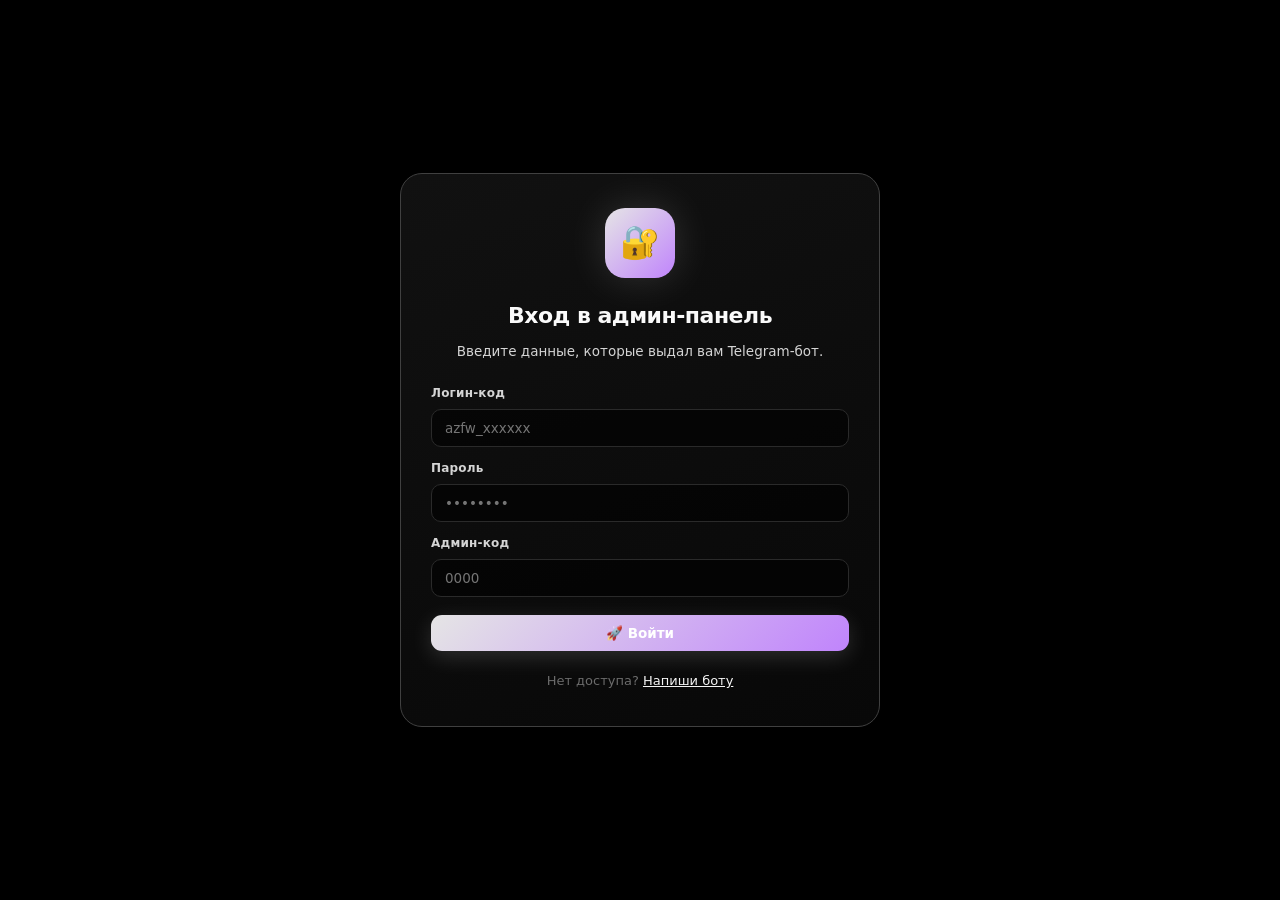
<file: site/admin.html>
<!DOCTYPE html>
<html lang="ru">
<head>
<meta charset="UTF-8">
<meta name="viewport" content="width=device-width, initial-scale=1.0">
<meta name="robots" content="noindex, nofollow">
<title>Админ-панель · Arizona Faraway — 26</title>
<link rel="stylesheet" href="theme.css">
<style>
  *{box-sizing:border-box;margin:0;padding:0}
  body{
    font-family:'Inter','Segoe UI',system-ui,sans-serif;
    background:var(--bg-0);color:var(--text);
    line-height:1.6;min-height:100vh;
    background-image:var(--bg-image);
    transition:background .4s, color .4s;
  }
  .wrap{max-width:1080px;margin:0 auto;padding:32px 22px 100px}
  
  .head{display:flex;align-items:center;gap:14px;margin-bottom:28px;padding-bottom:20px;border-bottom:1px solid var(--border);flex-wrap:wrap}
  .head .logo{width:46px;height:46px;background:linear-gradient(135deg,var(--accent),var(--violet));border-radius:13px;display:grid;place-items:center;font-size:22px;box-shadow:0 0 22px var(--glow)}
  .head .t{font-size:20px;font-weight:800;letter-spacing:-.4px}
  .head .s{font-size:12.5px;color:var(--dim)}
  
  .user-badge { 
    display: inline-flex; align-items: center; gap: 8px; 
    background: color-mix(in srgb, var(--accent) 15%, transparent); 
    border: 1px solid var(--accent); color: var(--accent-2); 
    padding: 4px 12px; border-radius: 99px; 
    font-size: 12px; font-weight: 700; 
    margin-left: auto; margin-right: 15px; 
  }
  .status{font-size:12px;font-weight:600;padding:6px 14px;border-radius:999px;display:inline-flex;align-items:center;gap:7px}
  .status.on{background:color-mix(in srgb, var(--green) 12%, transparent);color:var(--green);border:1px solid color-mix(in srgb, var(--green) 40%, transparent)}
  .status.off{background:color-mix(in srgb, var(--red) 12%, transparent);color:var(--red);border:1px solid color-mix(in srgb, var(--red) 40%, transparent)}
  .status .dot{width:6px;height:6px;border-radius:50%;background:currentColor;box-shadow:0 0 8px currentColor}

  .panel{background:linear-gradient(160deg,var(--card),color-mix(in srgb, var(--bg-2) 60%, transparent));border:1px solid var(--border);border-radius:18px;padding:24px;margin-bottom:20px}
  .panel h2{font-size:16px;font-weight:700;letter-spacing:-.2px;margin-bottom:16px;display:flex;align-items:center;gap:10px}
  .panel h2 .ic{width:30px;height:30px;border-radius:9px;background:color-mix(in srgb, var(--accent) 12%, transparent);border:1px solid color-mix(in srgb, var(--accent) 30%, transparent);display:grid;place-items:center;font-size:14px}
  .panel .hint{font-size:12.5px;color:var(--dim);margin-bottom:14px;line-height:1.5}
  .panel .hint code{font-family:'JetBrains Mono',monospace;background:rgba(255,255,255,.06);padding:1px 6px;border-radius:4px;font-size:11.5px;color:var(--accent-3)}

  .form-grid{display:grid;grid-template-columns:1fr 1fr;gap:14px;margin-bottom:14px}
  .form-grid .full{grid-column:1/-1}
  .field{display:flex;flex-direction:column;gap:6px}
  .field label{font-size:12px;font-weight:600;color:var(--text-2);letter-spacing:.2px}
  .field input,.field select,.field textarea{
    background:color-mix(in srgb, var(--bg-0) 60%, transparent);
    border:1px solid var(--border);color:var(--text);
    padding:10px 13px;border-radius:10px;
    font-size:13.5px;font-family:inherit;outline:none;
    transition:.2s;width:100%;
  }
  .field input:focus,.field select:focus,.field textarea:focus{
    border-color:var(--accent);
    box-shadow:0 0 0 3px color-mix(in srgb, var(--accent) 15%, transparent);
    background:color-mix(in srgb, var(--card-2) 60%, transparent);
  }
  .field textarea{resize:vertical;min-height:70px;font-family:inherit}
  .field select{cursor:pointer}
  .field select option{background:var(--card);color:var(--text)}

  .btn{display:inline-flex;align-items:center;gap:8px;padding:10px 18px;border-radius:11px;font-size:13.5px;font-weight:700;font-family:inherit;cursor:pointer;border:none;transition:.25s;text-decoration:none;white-space:nowrap}
  .btn-primary{background:linear-gradient(135deg,var(--accent),var(--violet));color:#fff;box-shadow:0 6px 22px var(--glow)}
  .btn-primary:hover{transform:translateY(-2px);box-shadow:0 10px 30px var(--glow)}
  .btn-ghost{background:color-mix(in srgb, var(--card) 70%, transparent);border:1px solid var(--border-2);color:var(--text)}
  .btn-ghost:hover{border-color:var(--accent);background:color-mix(in srgb, var(--card-2) 90%, transparent)}
  .btn-green{background:linear-gradient(135deg,var(--green),#059669);color:#fff;box-shadow:0 6px 22px color-mix(in srgb, var(--green) 30%, transparent)}
  .btn-green:hover{transform:translateY(-2px)}
  .btn-red{background:color-mix(in srgb, var(--red) 12%, transparent);border:1px solid color-mix(in srgb, var(--red) 40%, transparent);color:var(--red)}
  .btn-red:hover{background:color-mix(in srgb, var(--red) 22%, transparent)}
  .btn-sm{padding:6px 12px;font-size:12px}
  .btn-row{display:flex;gap:10px;flex-wrap:wrap;margin-top:6px}

  .items-list{display:flex;flex-direction:column;gap:8px}
  .item-row{background:color-mix(in srgb, var(--bg-0) 40%, transparent);border:1px solid var(--border);border-left:3px solid var(--accent);border-radius:10px;padding:11px 14px;display:flex;align-items:center;gap:12px;transition:.2s}
  .item-row:hover{border-color:var(--border-2);background:color-mix(in srgb, var(--card-2) 50%, transparent)}
  .item-row .iid{font-family:'JetBrains Mono',monospace;font-size:11.5px;color:var(--accent-2);background:color-mix(in srgb, var(--accent) 10%, transparent);border:1px solid color-mix(in srgb, var(--accent) 25%, transparent);padding:2px 8px;border-radius:6px;font-weight:600;flex-shrink:0}
  .item-row .ititle{flex:1;font-size:13.5px;font-weight:600;overflow:hidden;text-overflow:ellipsis;white-space:nowrap;min-width:0}
  .item-row .iacts{display:flex;gap:6px;flex-shrink:0}

  .empty{text-align:center;padding:30px;color:var(--dim);font-size:13px}
  .json-preview{background:color-mix(in srgb, var(--bg-0) 70%, transparent);border:1px solid var(--border);border-radius:12px;padding:14px;font-family:'JetBrains Mono','Consolas',monospace;font-size:11.5px;color:var(--text-2);max-height:280px;overflow:auto;white-space:pre;line-height:1.55}

  .toast{position:fixed;bottom:28px;left:50%;transform:translateX(-50%) translateY(100px);background:color-mix(in srgb, var(--card) 98%, transparent);border:1px solid var(--green);color:var(--green);padding:12px 22px;border-radius:12px;font-size:13.5px;font-weight:600;box-shadow:0 20px 50px rgba(0,0,0,.6), 0 0 30px color-mix(in srgb, var(--green) 20%, transparent);z-index:200;opacity:0;pointer-events:none;transition:.4s cubic-bezier(.4,0,.2,1);backdrop-filter:blur(14px);max-width:90vw;text-align:center}
  .toast.show{transform:translateX(-50%) translateY(0);opacity:1}
  .toast.err{border-color:var(--red);color:var(--red);box-shadow:0 20px 50px rgba(0,0,0,.6), 0 0 30px color-mix(in srgb, var(--red) 20%, transparent)}

  .gate{position:fixed;inset:0;z-index:100;background:color-mix(in srgb, var(--bg-0) 96%, transparent);backdrop-filter:blur(20px);display:grid;place-items:center;padding:22px;transition:.4s;overflow-y:auto}
  .gate.hidden{opacity:0;pointer-events:none;visibility:hidden}
  .gate-card{max-width:480px;width:100%;background:linear-gradient(160deg,var(--card),color-mix(in srgb, var(--bg-2) 80%, transparent));border:1px solid var(--border-2);border-radius:22px;padding:34px 30px;text-align:center;box-shadow:0 30px 80px rgba(0,0,0,.7);margin:auto}
  .gate-card .g-icon{width:70px;height:70px;margin:0 auto 20px;background:linear-gradient(135deg,var(--accent),var(--violet));border-radius:20px;display:grid;place-items:center;font-size:32px;box-shadow:0 0 40px var(--glow)}
  .gate-card h2{font-size:22px;font-weight:800;margin-bottom:8px;letter-spacing:-.5px}
  .gate-card > p{color:var(--text-2);font-size:13.5px;margin-bottom:22px;line-height:1.55}

  .tabs { display: flex; gap: 8px; flex-wrap: wrap; margin-bottom: 20px; padding: 8px; background: color-mix(in srgb, var(--card) 60%, transparent); border: 1px solid var(--border); border-radius: 14px; }
  .tab { padding: 8px 16px; border-radius: 10px; font-size: 13px; font-weight: 600; border: none; background: transparent; color: var(--text-2); cursor: pointer; transition: .2s; }
  .tab:hover { color: var(--text); background: color-mix(in srgb, var(--accent) 8%, transparent); }
  .tab.active { color: #fff; background: linear-gradient(135deg, var(--accent), var(--violet)); box-shadow: 0 4px 14px var(--glow); }
  .tab-content { display: none; }
  .tab-content.active { display: block; }

  .stat-grid { display: grid; grid-template-columns: repeat(auto-fit, minmax(150px, 1fr)); gap: 12px; margin-bottom: 14px; }
  .stat-box { background: color-mix(in srgb, var(--bg-0) 50%, transparent); border: 1px solid var(--border); border-radius: 12px; padding: 16px; text-align: center; }
  .stat-box .val { font-size: 24px; font-weight: 800; color: var(--accent); }
  .stat-box .lbl { font-size: 12px; color: var(--dim); font-weight: 600; text-transform: uppercase; margin-top: 4px; }

  @media (max-width:640px){
    .form-grid{grid-template-columns:1fr}
    .head .status{display:none}
    .user-badge { margin-left: 0; margin-top: 10px; width: 100%; justify-content: center; }
  }
</style>
</head>
<body>

<!-- LOGIN GATE -->
<div class="gate" id="gate">
  <div class="gate-card">
    <div class="g-icon">🔐</div>
    <h2>Вход в админ-панель</h2>
    <p>Введите данные, которые выдал вам Telegram-бот.</p>

    <div class="field" style="text-align:left;margin-bottom:12px">
      <label>Логин-код</label>
      <input type="text" id="loginCode" placeholder="azfw_xxxxxx" autocomplete="off">
    </div>
    
    <div class="field" style="text-align:left;margin-bottom:12px">
      <label>Пароль</label>
      <input type="password" id="loginPass" placeholder="••••••••" autocomplete="off">
    </div>

    <div class="field" style="text-align:left;margin-bottom:18px">
      <label>Админ-код</label>
      <input type="text" id="adminCode" placeholder="0000" maxlength="4" autocomplete="off">
    </div>

    <button class="btn btn-primary" style="width:100%;justify-content:center" id="loginBtn">
      🚀 Войти
    </button>

    <div style="margin-top: 20px; font-size: 13px; color: var(--dim);">
      Нет доступа? <a href="https://t.me/arizona_faraway26" target="_blank" style="color:var(--accent-2)">Напиши боту</a>
    </div>
  </div>
</div>

<!-- MAIN -->
<div class="wrap" id="mainWrap" style="display:none">

  <div class="head">
    <div class="logo">⚙️</div>
    <div>
      <div class="t">Админ-панель</div>
      <div class="s">Arizona Faraway — 26 · управление сайтом</div>
    </div>
    <div class="user-badge" id="userBadge">Загрузка...</div>
    <div class="status off" id="status"><span class="dot"></span><span id="statusText">Не авторизован</span></div>
    <button class="btn btn-red btn-sm" id="logoutHeader" style="margin-left: 10px;">Выйти 🚪</button>
  </div>

  <div class="tabs" id="tabs">
    <button class="tab active" data-tab="dashboard">📊 Обзор</button>
    <button class="tab" data-tab="github">🐙 GitHub CMS</button>
    <button class="tab" data-tab="sections">🧩 Разделы</button>
    <button class="tab" data-tab="moderators">📝 Модераторы</button>
    <button class="tab" data-tab="roles">👑 Роли</button>
    <button class="tab" data-tab="news">📰 Новости</button>
  </div>

  <!-- DASHBOARD -->
  <div class="tab-content active" id="tab-dashboard">
    <div class="panel">
      <h2><span class="ic">📊</span>Статистика сайта</h2>
      <div class="stat-grid" id="statsGrid">
        <div class="stat-box"><div class="val" id="statPosts">-</div><div class="lbl">Постов</div></div>
        <div class="stat-box"><div class="val" id="statApps">-</div><div class="lbl">Заявок</div></div>
        <div class="stat-box"><div class="val" id="statAdmins">-</div><div class="lbl">Админов</div></div>
      </div>
      <button class="btn btn-ghost btn-sm" id="refreshStats">🔄 Обновить данные</button>
    </div>

    <div class="panel">
      <h2><span class="ic">🛠️</span>Техническое обслуживание</h2>
      <div class="hint">Включи тех.режим — обычные посетители увидят заглушку, а админы продолжат работу.</div>
      <div class="btn-row">
        <button class="btn btn-red" id="toggleMaint">🔴 Включить тех.режим</button>
        <button class="btn btn-green" id="toggleMaintOff" style="display:none">🟢 Выключить тех.режим</button>
      </div>
    </div>

    <div class="panel">
      <h2><span class="ic">🔑</span>Смена пароля</h2>
      <div class="hint">Обнови свой пароль. После смены пароля старые сессии будут сброшены.</div>
      <div class="form-grid">
        <div class="field full">
          <label>Новый пароль</label>
          <input type="password" id="newPass" placeholder="Мин. 4 символа">
        </div>
      </div>
      <button class="btn btn-primary" id="changePassBtn">💾 Сменить пароль</button>
    </div>

    <div class="panel">
      <h2><span class="ic">📋</span>Текущий список обновлений</h2>
      <div class="hint">Управление через GitHub CMS во вкладке «GitHub CMS».</div>
      <!-- ВОТ СЮДА ДОБАВЛЕН ID="itemsList" -->
      <div class="items-list" id="itemsList"><div class="empty">Загрузка…</div></div>
    </div>

    <div class="panel">
      <h2><span class="ic">📤</span>Публикация</h2>
      <div class="hint">Скачай JSON и положи в <code>data/updates.json</code>.</div>
      <div class="btn-row">
        <button class="btn btn-green" id="downloadJson">📥 Скачать updates.json</button>
        <button class="btn btn-ghost" id="copyJson">📋 Скопировать JSON</button>
      </div>
    </div>

    <div class="panel">
      <h2><span class="ic">🔍</span>Предпросмотр JSON</h2>
      <div class="json-preview" id="jsonPreview">[]</div>
    </div>

  </div>

  <!-- GITHUB CMS -->
  <div class="tab-content" id="tab-github">
    <div class="panel">
      <h2><span class="ic">📂</span>Файлы на GitHub</h2>
      <div class="hint">Список файлов в <code>data/updates/</code>. Нажми на файл, чтобы открыть в редакторе.</div>
      <div class="items-list" id="ghFilesList"><div class="empty">Загрузка…</div></div>
    </div>

    <div class="panel" id="ghEditor" style="display:none">
      <h2><span class="ic">✏️</span>Редактор <span id="ghEditPath" style="font-size:13px;color:var(--accent-2);margin-left:8px"></span></h2>
      <div class="field full">
        <label>Содержимое файла (JSON)</label>
        <textarea id="ghEditorContent" style="min-height:300px;font-family:'JetBrains Mono',monospace;font-size:12px"></textarea>
      </div>
      <div class="field full">
        <label>Сообщение коммита</label>
        <input type="text" id="ghCommitMsg" placeholder="Update via admin">
      </div>
      <div class="btn-row">
        <button class="btn btn-primary" id="ghSave">💾 Сохранить в GitHub</button>
        <button class="btn btn-ghost" id="ghCancel">Отмена</button>
        <button class="btn btn-ghost" id="ghNewFile">➕ Создать новый файл</button>
      </div>
    </div>

    <div class="panel">
      <h2><span class="ic">🤖</span>Генерация промпта для ИИ</h2>
      <div class="hint">Заполни поля — получишь готовый промпт для нейросети.</div>
      <div class="form-grid">
        <div class="field"><label>Дата</label><input type="date" id="aiDate"></div>
        <div class="field"><label>Заголовок</label><input type="text" id="aiTitle" placeholder="Обновление от..."></div>
        <div class="field full"><label>Описание</label><textarea id="aiSummary"></textarea></div>
      </div>
      <button class="btn btn-primary" id="genPrompt">📝 Сгенерировать промпт</button>
      <div class="field full" style="margin-top:14px">
        <label>Промпт</label>
        <textarea id="aiPrompt" style="min-height:120px;font-family:'JetBrains Mono',monospace;font-size:12px" readonly></textarea>
      </div>
      <button class="btn btn-ghost" id="copyPrompt">📋 Скопировать</button>
    </div>
  </div>

  <!-- SECTIONS -->
  <div class="tab-content" id="tab-sections">
    <div class="panel">
      <h2><span class="ic">🧩</span>Управление разделами</h2>
      <div class="hint">Включай/выключай блоки на сайте.</div>
      <div style="display:flex;flex-direction:column;gap:12px">
        <label style="display:flex;align-items:center;gap:10px;cursor:pointer">
          <input type="checkbox" id="sec-updates"> <span>Блок обновлений</span>
        </label>
        <label style="display:flex;align-items:center;gap:10px;cursor:pointer">
          <input type="checkbox" id="sec-news"> <span>Блок новостей</span>
        </label>
        <label style="display:flex;align-items:center;gap:10px;cursor:pointer">
          <input type="checkbox" id="sec-community"> <span>Блок сообщества</span>
        </label>
        <label style="display:flex;align-items:center;gap:10px;cursor:pointer">
          <input type="checkbox" id="sec-moderatorForm"> <span>Форма заявки модератора</span>
        </label>
      </div>
      <div class="btn-row" style="margin-top:16px">
        <button class="btn btn-primary" id="saveSections">💾 Сохранить</button>
      </div>
    </div>
  </div>

  <!-- MODERATORS -->
  <div class="tab-content" id="tab-moderators">
    <div class="panel">
      <h2><span class="ic">📝</span>Заявки на пост модератора</h2>
      <div class="items-list" id="modAppsList"><div class="empty">Загрузка…</div></div>
    </div>
    
    <div class="panel">
      <h2><span class="ic">👥</span>Посты сообщества</h2>
      <div class="hint">Удаление оскорбительных постов.</div>
      <div class="items-list" id="modList"><div class="empty">Загрузка…</div></div>
    </div>
  </div>

  <!-- ROLES -->
  <div class="tab-content" id="tab-roles">
    <div class="panel">
      <h2><span class="ic">👑</span>Управление ролями</h2>
      <div class="hint">Добавляй/меняй роли по Telegram ID. <br><b style="color:var(--red)">Внимание: Доступно только основателям!</b></div>
      <div class="form-grid">
        <div class="field"><label>Telegram ID</label><input type="number" id="roleTgId" placeholder="123456789"></div>
        <div class="field"><label>Роль</label>
          <select id="roleSelect">
            <option value="admin">Админ</option>
            <option value="founder">Основатель</option>
          </select>
        </div>
      </div>
      <div class="btn-row">
        <button class="btn btn-primary" id="saveRole">💾 Сохранить роль</button>
      </div>
      <div class="items-list" id="rolesList" style="margin-top:16px"><div class="empty">Загрузка…</div></div>
    </div>
  </div>

    <!-- NEWS -->
  <div class="tab-content" id="tab-news">
    <div class="panel">
      <h2><span class="ic">📰</span>Создать новость</h2>
      <div class="form-grid">
        <div class="field"><label>Заголовок</label><input type="text" id="newsTitle" placeholder="Важное событие"></div>
        <div class="field"><label>Дата</label><input type="date" id="newsDate"></div>
        <div class="field full"><label>Текст новости</label><textarea id="newsText" style="min-height:100px"></textarea></div>
      </div>
      <button class="btn btn-primary" id="btnAddNews">📤 Опубликовать</button>
    </div>
    <div class="panel">
      <h2><span class="ic">📋</span>Список новостей</h2>
      <div class="items-list" id="newsList"><div class="empty">Загрузка…</div></div>
    </div>
  </div>

</div>

<div class="toast" id="toast"></div>

<script>
/* ============================================================
   КОНФИГ
   ============================================================ */
const API_BASE = "https://azfw26-api.eduardusmaker.workers.dev";
const STORAGE_KEY = 'azfw26_admin_token';

let adminToken = localStorage.getItem(STORAGE_KEY) || '';
let items = [];
let maintOn = false;
let currentRole = null;
let currentGhPath = null;
let currentGhSha = null;

const toastEl = document.getElementById('toast');
let toastTimer;
function toast(msg, isError){
  toastEl.textContent = msg;
  toastEl.classList.toggle('err', !!isError);
  toastEl.classList.add('show');
  clearTimeout(toastTimer);
  toastTimer = setTimeout(() => toastEl.classList.remove('show'), 3500);
}

/* ============================================================
   API helper
   ============================================================ */
async function api(path, opts){
  opts = opts || {};
  opts.headers = Object.assign({ 'Content-Type': 'application/json' }, opts.headers || {});
  if(adminToken) opts.headers['Authorization'] = 'Bearer ' + adminToken;
  
  const r = await fetch(API_BASE + path, opts);
  
  if (r.status === 401) {
    adminToken = '';
    localStorage.removeItem(STORAGE_KEY);
    showGate();
    throw new Error('Сессия истекла. Войдите заново.');
  }

  const text = await r.text();
  let data;
  try { data = text ? JSON.parse(text) : {}; } catch(e){ data = { raw: text }; }
  
  if(!r.ok){
    if (r.status === 403) toast('Братан, у тебя нет прав!', true);
    const err = new Error(data.error || ('HTTP ' + r.status));
    err.status = r.status;
    err.data = data;
    throw err;
  }
  return data;
}

/* ============================================================
   GATE
   ============================================================ */
const gateEl = document.getElementById('gate');
const mainWrap = document.getElementById('mainWrap');
const statusEl = document.getElementById('status');
const statusText = document.getElementById('statusText');
const userBadge = document.getElementById('userBadge');

function showGate(){ gateEl.classList.remove('hidden'); mainWrap.style.display = 'none'; }
function showMain(){ gateEl.classList.add('hidden'); mainWrap.style.display = 'block'; }
function setAuth(on, label, roleStr){
  if(on){
    statusEl.classList.remove('off'); statusEl.classList.add('on');
    statusText.textContent = 'Онлайн';
    const roleNames = { 'founder': '👑 ОСНОВАТЕЛЬ', 'admin': '🛡 АДМИН', 'helper': '🛠 ХЕЛПЕР' };
    userBadge.textContent = `${roleNames[roleStr] || roleStr.toUpperCase()} | ${label}`;
  } else {
    statusEl.classList.remove('on'); statusEl.classList.add('off');
    statusText.textContent = 'Не авторизован';
    userBadge.textContent = 'Гость';
  }
}

/* ============================================================
   LOGIN & LOGOUT
   ============================================================ */
const loginBtn = document.getElementById('loginBtn');
loginBtn.addEventListener('click', async () => {
  const login_code = document.getElementById('loginCode').value.trim();
  const password = document.getElementById('loginPass').value.trim();
  const admin_code = document.getElementById('adminCode').value.trim();

  if (!login_code || !password || !admin_code) return toast('Заполните все поля', true);

  loginBtn.disabled = true;
  loginBtn.textContent = 'Загрузка...';

  try {
    const res = await fetch(API_BASE + '/api/auth/admin-login', {
      method: 'POST',
      headers: { 'Content-Type': 'application/json' },
      body: JSON.stringify({ login_code, password, admin_code })
    });
    const data = await res.json();
    if (!res.ok) throw new Error(data.error || 'Ошибка входа');

    adminToken = data.token;
    localStorage.setItem(STORAGE_KEY, adminToken);
    showMain();
    setAuth(true, data.username, data.role);
    await loadAll();
    toast('Добро пожаловать!');
  } catch (e) {
    toast(e.message, true);
  } finally {
    loginBtn.disabled = false;
    loginBtn.textContent = '🚀 Войти';
  }
});

async function doLogout() {
  try { await api('/api/auth/logout', { method: 'POST' }); } catch(e){}
  adminToken = '';
  localStorage.removeItem(STORAGE_KEY);
  setAuth(false);
  showGate();
  toast('Вы вышли из системы');
}
document.getElementById('logoutHeader').addEventListener('click', doLogout);

/* ============================================================
   BOOT
   ============================================================ */
(async function boot(){
  if(!adminToken){ showGate(); return; }
  try {
    const me = await api('/api/admin/me');
    currentRole = me.role;
    setAuth(true, me.username, me.role);
    showMain();
    await loadAll();
  } catch(e){ showGate(); }
})();

/* ============================================================
   LOAD FUNCTIONS
   ============================================================ */
async function loadAll(){
  await loadStats();
  await loadItems();
  await loadMaint();
  await loadModeration();
  await loadGhFiles();
  await loadConfig();
  await loadModApps();
  await loadRoles();
}

async function loadStats(){
  try {
    const data = await api('/api/admin/stats');
    document.getElementById('statPosts').textContent = data.posts || 0;
    document.getElementById('statApps').textContent = data.apps || 0;
    document.getElementById('statAdmins').textContent = data.admins || 0;
  } catch(e){}
}
document.getElementById('refreshStats').addEventListener('click', loadStats);

async function loadItems(){
  const itemsListEl = document.getElementById('itemsList');
  const previewEl = document.getElementById('jsonPreview');
  
  if (!itemsListEl) return;

  try {
    const data = await api('/api/admin/updates');
    items = data.items || [];
    
    if(!items.length){ 
      itemsListEl.innerHTML = '<div class="empty">Пока пусто.</div>'; 
    } else {
      itemsListEl.innerHTML = items.map(it => `
        <div class="item-row t-${it.type || 'change'}">
          <span class="iid">${escapeAttr(it.id)}</span>
          <span class="ititle">${escapeAttr(it.title)}</span>
        </div>
      `).join('');
    }
    
    if(previewEl) previewEl.textContent = JSON.stringify(items, null, 2);
    
  } catch(e){ 
    toast('Не загрузить обновления: ' + e.message, true); 
    itemsListEl.innerHTML = '<div class="empty" style="color:var(--red)">Ошибка загрузки обновлений</div>';
  }
}

async function loadMaint(){
  try {
    const data = await api('/api/admin/site');
    maintOn = !!(data.maintenance && (data.maintenance === true || data.maintenance.enabled));
    updateMaintButtons();
  } catch(e){}
}

function updateMaintButtons(){
  const on = document.getElementById('toggleMaint');
  const off = document.getElementById('toggleMaintOff');
  if(maintOn){ on.style.display = 'none'; off.style.display = 'inline-flex'; }
  else { on.style.display = 'inline-flex'; off.style.display = 'none'; }
}

document.getElementById('toggleMaint').addEventListener('click', async () => {
  try {
    await api('/api/admin/site', { method: 'POST', body: JSON.stringify({ maintenance: { enabled: true, started_at: new Date().toISOString() } }) });
    maintOn = true; updateMaintButtons(); toast('Тех.режим включён');
  } catch(e){ toast(e.message, true); }
});
document.getElementById('toggleMaintOff').addEventListener('click', async () => {
  try {
    await api('/api/admin/site', { method: 'POST', body: JSON.stringify({ maintenance: { enabled: false } }) });
    maintOn = false; updateMaintButtons(); toast('Тех.режим выключен');
  } catch(e){ toast(e.message, true); }
});

document.getElementById('changePassBtn').addEventListener('click', async () => {
  const pass = document.getElementById('newPass').value.trim();
  if(pass.length < 4) return toast('Пароль слишком короткий', true);
  try {
    await api('/api/admin/change-pass', { method: 'POST', body: JSON.stringify({ password: pass }) });
    toast('Пароль успешно изменён!');
    document.getElementById('newPass').value = '';
    setTimeout(() => { doLogout(); }, 2000);
  } catch(e) { toast(e.message, true); }
});

/* ============================================================
   ОСТАЛЬНЫЕ ФУНКЦИИ
   ============================================================ */
async function loadModeration(){
  const el = document.getElementById('modList');
  try {
    const data = await api('/api/admin/posts');
    const posts = data.posts || [];
    if(!posts.length){ el.innerHTML = '<div class="empty">Постов пока нет.</div>'; return; }
    el.innerHTML = posts.map(p => `
      <div class="item-row">
        <span class="iid">#${p.id}</span>
        <span class="ititle">@${p.username}: ${escapeAttr((p.text || '').slice(0, 80))}</span>
        <span class="iacts"><button class="btn btn-red btn-sm" data-del-post="${p.id}">✕</button></span>
      </div>
    `).join('');
    el.querySelectorAll('[data-del-post]').forEach(b => {
      b.addEventListener('click', async () => {
        if(!confirm('Удалить этот пост?')) return;
        try { await api('/api/admin/posts/' + b.dataset.delPost, { method: 'DELETE' }); loadModeration(); loadStats(); toast('Пост удалён'); }
        catch(e){ toast(e.message, true); }
      });
    });
  } catch(e){ el.innerHTML = '<div class="empty">Ошибка: ' + escapeAttr(e.message) + '</div>'; }
}

async function loadGhFiles(){
  const el = document.getElementById('ghFilesList');
  try {
    const data = await api('/api/admin/github/list?path=data/updates');
    const files = data.files || [];
    if(!files.length){ el.innerHTML = '<div class="empty">Файлов нет.</div>'; return; }
    el.innerHTML = files.map(f => `
      <div class="item-row">
        <span class="iid">${escapeAttr(f.name)}</span>
        <span class="ititle">${f.size} байт</span>
        <span class="iacts"><button class="btn btn-ghost btn-sm" data-gh-file="${escapeAttr(f.path)}">✎ Редактировать</button></span>
      </div>
    `).join('');
    el.querySelectorAll('[data-gh-file]').forEach(b => {
      b.addEventListener('click', () => openGhFile(b.dataset.ghFile));
    });
  } catch(e){ el.innerHTML = '<div class="empty">Ошибка загрузки: ' + escapeAttr(e.message) + '</div>'; }
}

async function openGhFile(path){
  try {
    const data = await api('/api/admin/github/file?path=' + encodeURIComponent(path));
    currentGhPath = path;
    currentGhSha = data.sha;
    document.getElementById('ghEditPath').textContent = path;
    document.getElementById('ghEditorContent').value = data.content;
    document.getElementById('ghEditor').style.display = 'block';
    document.getElementById('ghCommitMsg').value = 'Update ' + path;
  } catch(e){ toast(e.message, true); }
}

document.getElementById('ghSave').addEventListener('click', async () => {
  if(!currentGhPath) return;
  const content = document.getElementById('ghEditorContent').value;
  const message = document.getElementById('ghCommitMsg').value || 'Update via admin';
  try {
    await api('/api/admin/github/file', {
      method: 'POST',
      body: JSON.stringify({ path: currentGhPath, content, message, sha: currentGhSha })
    });
    toast('Сохранено в GitHub');
    loadGhFiles();
  } catch(e){ toast(e.message, true); }
});

document.getElementById('ghCancel').addEventListener('click', () => {
  document.getElementById('ghEditor').style.display = 'none';
  currentGhPath = null; currentGhSha = null;
});

document.getElementById('ghNewFile').addEventListener('click', () => {
  const name = prompt('Имя нового файла (например, 2026-10-28.json):');
  if(!name) return;
  currentGhPath = 'data/updates/' + name;
  currentGhSha = null;
  document.getElementById('ghEditPath').textContent = currentGhPath;
  document.getElementById('ghEditorContent').value = '{\n  "id": "' + name.replace('.json', '') + '",\n  "date": "' + name.replace('.json', '') + '",\n  "title": "Обновление",\n  "summary": "",\n  "items": []\n}';
  document.getElementById('ghCommitMsg').value = 'Create ' + name;
  document.getElementById('ghEditor').style.display = 'block';
});

async function loadConfig(){
  try {
    const data = await api('/api/admin/config');
    const s = data.sections || {};
    document.getElementById('sec-updates').checked = s.updates !== false;
    document.getElementById('sec-news').checked = s.news !== false;
    document.getElementById('sec-community').checked = s.community !== false;
    document.getElementById('sec-moderatorForm').checked = s.moderatorForm === true;
  } catch(e){}
}

document.getElementById('saveSections').addEventListener('click', async () => {
  const sections = {
    updates: document.getElementById('sec-updates').checked,
    news: document.getElementById('sec-news').checked,
    community: document.getElementById('sec-community').checked,
    moderatorForm: document.getElementById('sec-moderatorForm').checked
  };
  try {
    await api('/api/admin/config', { method: 'POST', body: JSON.stringify({ sections }) });
    toast('Разделы сохранены');
  } catch(e){ toast(e.message, true); }
});

async function loadModApps(){
  const el = document.getElementById('modAppsList');
  try {
    const data = await api('/api/admin/moderator/applications');
    const apps = data.apps || [];
    if(!apps.length){ el.innerHTML = '<div class="empty">Заявок нет.</div>'; return; }
    el.innerHTML = apps.map(a => `
      <div class="item-row">
        <span class="iid">${escapeAttr(a.nickname)}</span>
        <span class="ititle">${escapeAttr(a.tg)} · ${a.created_at ? new Date(a.created_at).toLocaleString('ru-RU') : ''}</span>
        <span class="iacts"><button class="btn btn-red btn-sm" data-del-app="${a.id}">✕</button></span>
      </div>
    `).join('');
    el.querySelectorAll('[data-del-app]').forEach(b => {
      b.addEventListener('click', async () => {
        if(!confirm('Удалить заявку?')) return;
        try { await api('/api/admin/moderator/applications/' + b.dataset.delApp, { method: 'DELETE' }); loadModApps(); loadStats(); toast('Удалено'); }
        catch(e){ toast(e.message, true); }
      });
    });
  } catch(e){ el.innerHTML = '<div class="empty">Ошибка: ' + escapeAttr(e.message) + '</div>'; }
}

async function loadRoles(){
  const el = document.getElementById('rolesList');
  try {
    const data = await api('/api/admin/roles');
    const roles = data.roles || [];
    if(!roles.length){ el.innerHTML = '<div class="empty">Ролей нет.</div>'; return; }
    el.innerHTML = roles.map(r => `
      <div class="item-row">
        <span class="iid">${r.tg_id}</span>
        <span class="ititle">${r.role}</span>
      </div>
    `).join('');
  } catch(e){ 
    el.innerHTML = '<div class="empty" style="color:var(--red)">Братан, у тебя нет прав для просмотра ролей.</div>'; 
  }
}

document.getElementById('saveRole').addEventListener('click', async () => {
  const tg_id = document.getElementById('roleTgId').value.trim();
  const role = document.getElementById('roleSelect').value;
  if(!tg_id) return toast('Введите Telegram ID', true);
  try {
    await api('/api/admin/roles', { method: 'POST', body: JSON.stringify({ tg_id: Number(tg_id), role }) });
    toast('Роль сохранена');
    loadRoles();
  } catch(e){ /* Ошибка 403 уже обработана глобально */ }
});

document.getElementById('genPrompt').addEventListener('click', () => {
  const date = document.getElementById('aiDate').value || '2026-10-28';
  const title = document.getElementById('aiTitle').value || ('Обновление от ' + date);
  const summary = document.getElementById('aiSummary').value || '';
  const prompt = `Ты — редактор сайта Arizona Faraway — 26. Напиши JSON для обновления от ${date} с заголовком "${title}".
Краткое описание: ${summary}

Формат JSON:
{
  "id": "${date}",
  "date": "${date}",
  "title": "${title}",
  "summary": "...",
  "items": [
    {
      "id": "уникальный_id",
      "title": "Название изменения",
      "type": "nerf|buff|fix|add|change",
      "category": "bonus|type|text|value|transfer|accessory|other",
      "desc": "Описание",
      "diffs": [{"field": "Поле", "old": "Было", "new": "Стало"}]
    }
  ]
}
Используй только реальные данные. Не добавляй лишнего.`;
  document.getElementById('aiPrompt').value = prompt;
});

document.getElementById('copyPrompt').addEventListener('click', async () => {
  const text = document.getElementById('aiPrompt').value;
  if(!text) return;
  try { await navigator.clipboard.writeText(text); toast('Скопировано'); }
  catch { toast('Не удалось', true); }
});

document.getElementById('downloadJson').addEventListener('click', () => {
  const payload = { meta: { version: "1", updated: new Date().toISOString(), source: "https://t.me/arizona_faraway26" }, items };
  const blob = new Blob([JSON.stringify(payload, null, 2)], {type:'application/json'});
  const url = URL.createObjectURL(blob);
  const a = document.createElement('a'); a.href = url; a.download = 'updates.json'; a.click();
  URL.revokeObjectURL(url);
  toast('Скачано. Положи в data/updates.json');
});

document.getElementById('copyJson').addEventListener('click', async () => {
  const payload = { meta: { version: "1", updated: new Date().toISOString() }, items };
  try { await navigator.clipboard.writeText(JSON.stringify(payload, null, 2)); toast('JSON скопирован'); }
  catch { toast('Не удалось скопировать', true); }
});

document.getElementById('tabs').addEventListener('click', e => {
  const tab = e.target.closest('.tab');
  if(!tab) return;
  document.querySelectorAll('.tab').forEach(t => t.classList.remove('active'));
  tab.classList.add('active');
  document.querySelectorAll('.tab-content').forEach(c => c.classList.remove('active'));
  const target = document.getElementById('tab-' + tab.dataset.tab);
  if(target) target.classList.add('active');
});

/* ============================================================
   НОВОСТИ
   ============================================================ */
async function loadNews() {
  const el = document.getElementById('newsList');
  try {
    const data = await api('/api/admin/news');
    const news = data.news || [];
    if(!news.length) { el.innerHTML = '<div class="empty">Новостей нет.</div>'; return; }
    
    el.innerHTML = news.map(n => `
      <div class="item-row">
        <span class="iid">${escapeAttr(n.date || '—')}</span>
        <span class="ititle">${escapeAttr(n.title)}: ${escapeAttr(n.text.slice(0, 40))}...</span>
        <span class="iacts"><button class="btn btn-red btn-sm" data-del-news="${n.id}">✕</button></span>
      </div>
    `).join('');
    
    el.querySelectorAll('[data-del-news]').forEach(b => {
      b.addEventListener('click', async () => {
        if(!confirm('Удалить новость?')) return;
        try { await api('/api/admin/news/' + b.dataset.delNews, { method: 'DELETE' }); loadNews(); toast('Удалено'); }
        catch(e){ toast(e.message, true); }
      });
    });
  } catch(e) { el.innerHTML = '<div class="empty">Ошибка загрузки новостей</div>'; }
}

document.getElementById('btnAddNews').addEventListener('click', async () => {
  const title = document.getElementById('newsTitle').value.trim();
  const text = document.getElementById('newsText').value.trim();
  const date = document.getElementById('newsDate').value || new Date().toISOString().slice(0,10);
  
  if(!title || !text) return toast('Заполни заголовок и текст', true);
  
  try {
    await api('/api/admin/news', { method: 'POST', body: JSON.stringify({ title, text, date }) });
    toast('Новость опубликована!');
    document.getElementById('newsTitle').value = '';
    document.getElementById('newsText').value = '';
    loadNews();
  } catch(e) { toast(e.message, true); }
});

function escapeAttr(s){
  return String(s).replace(/[&<>"']/g, m => ({"&":"&amp;","<":"&lt;",">":"&gt;",'"':"&quot;","'":"&#39;"}[m]));
}
</script>

<script src="theme.js"></script>
</body>
</html>
</file>
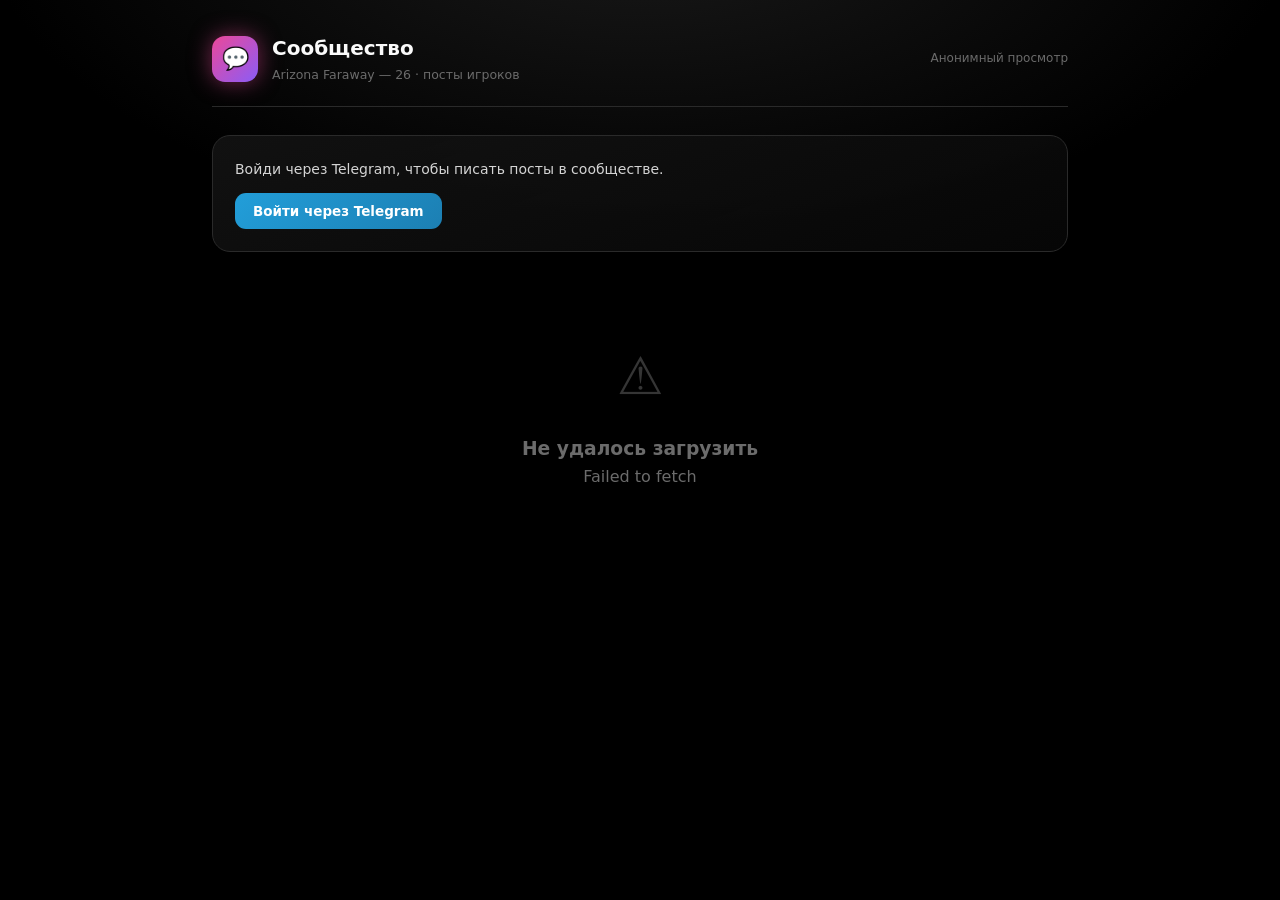
<file: site/community.html>
<!DOCTYPE html>
<html lang="ru">
<head>
<meta charset="UTF-8">
<meta name="viewport" content="width=device-width, initial-scale=1.0">
<title>Сообщество · Arizona Faraway — 26</title>
<link rel="stylesheet" href="theme.css">
<style>
  *{box-sizing:border-box;margin:0;padding:0}
  body{font-family:'Inter','Segoe UI',system-ui,sans-serif;background:var(--bg-0);color:var(--text);line-height:1.65;min-height:100vh;background-image:var(--bg-image)}
  .wrap{max-width:900px;margin:0 auto;padding:32px 22px 100px}
  .head{display:flex;align-items:center;gap:14px;margin-bottom:28px;padding-bottom:20px;border-bottom:1px solid var(--border)}
  .head .logo{width:46px;height:46px;background:linear-gradient(135deg,#ec4899,#8b5cf6);border-radius:13px;display:grid;place-items:center;font-size:22px;box-shadow:0 0 22px rgba(236,72,153,.5)}
  .head .t{font-size:20px;font-weight:800}
  .head .s{font-size:12.5px;color:var(--dim)}
  .head .auth{margin-left:auto;font-size:12px;color:var(--dim)}
  .head .auth b{color:var(--accent-2)}

  .composer{
    background:linear-gradient(160deg,var(--card),color-mix(in srgb, var(--bg-2) 60%, transparent));
    border:1px solid var(--border);border-radius:18px;padding:22px;margin-bottom:22px;
  }
  .composer textarea{
    width:100%;min-height:90px;background:color-mix(in srgb, var(--bg-0) 60%, transparent);
    border:1px solid var(--border);color:var(--text);border-radius:12px;padding:12px 14px;
    font-family:inherit;font-size:14px;resize:vertical;outline:none;transition:.2s;
  }
  .composer textarea:focus{border-color:var(--accent);box-shadow:0 0 0 3px color-mix(in srgb, var(--accent) 15%, transparent)}
  .composer .bar{display:flex;gap:10px;align-items:center;margin-top:10px;flex-wrap:wrap}
  .composer .bar .char{font-size:11.5px;color:var(--dim);margin-right:auto}

  .btn{display:inline-flex;align-items:center;gap:8px;padding:10px 18px;border-radius:11px;font-size:13.5px;font-weight:700;font-family:inherit;cursor:pointer;border:none;transition:.25s;text-decoration:none;white-space:nowrap}
  .btn-primary{background:linear-gradient(135deg,#ec4899,#8b5cf6);color:#fff;box-shadow:0 6px 22px rgba(236,72,153,.4)}
  .btn-primary:hover{transform:translateY(-2px)}
  .btn-primary:disabled{opacity:.5;cursor:not-allowed;transform:none}
  .btn-tg{background:linear-gradient(135deg,var(--tg),#1c7fb3);color:#fff}
  .btn-ghost{background:color-mix(in srgb, var(--card) 70%, transparent);border:1px solid var(--border-2);color:var(--text)}
  .btn-ghost:hover{border-color:var(--accent)}

  .feed{display:flex;flex-direction:column;gap:12px}
  .post{
    background:linear-gradient(160deg,var(--card),color-mix(in srgb, var(--bg-2) 60%, transparent));
    border:1px solid var(--border);border-radius:16px;padding:18px 20px;
    transition:.25s;
  }
  .post:hover{border-color:var(--border-2);transform:translateY(-2px);box-shadow:0 12px 36px rgba(0,0,0,.4)}
  .post .ph{display:flex;align-items:center;gap:11px;margin-bottom:10px}
  .post .ph .av{width:40px;height:40px;border-radius:50%;background:linear-gradient(135deg,var(--tg),#1c7fb3);color:#fff;display:grid;place-items:center;font-weight:800;overflow:hidden;flex-shrink:0}
  .post .ph .av img{width:100%;height:100%;object-fit:cover}
  .post .ph .who{flex:1;min-width:0}
  .post .ph .who b{font-size:14px;display:block;overflow:hidden;text-overflow:ellipsis;white-space:nowrap}
  .post .ph .who span{font-size:11.5px;color:var(--dim)}
  .post .txt{font-size:14.5px;color:var(--text);white-space:pre-wrap;word-wrap:break-word}
  .post .ft{margin-top:12px;padding-top:10px;border-top:1px dashed var(--border);display:flex;gap:14px;font-size:12px;color:var(--dim)}

  .empty,.loading{text-align:center;padding:60px 20px;color:var(--dim)}
  .empty .big{font-size:52px;margin-bottom:14px;opacity:.5}

  @media (max-width:640px){.wrap{padding:20px 14px 80px}}
</style>
</head>
<body>

<div class="wrap">
  <div class="head">
    <div class="logo">💬</div>
    <div>
      <div class="t">Сообщество</div>
      <div class="s">Arizona Faraway — 26 · посты игроков</div>
    </div>
    <div class="auth" id="authSlot">Загрузка…</div>
  </div>

  <div class="composer" id="composer" style="display:none">
    <textarea id="postText" maxlength="2000" placeholder="Что нового, %username%? Гайд, скрин, мем, объявление…"></textarea>
    <div class="bar">
      <span class="char"><span id="charCount">0</span> / 2000</span>
      <button class="btn btn-primary" id="postBtn">📤 Опубликовать</button>
    </div>
  </div>

  <div class="composer" id="loginHint">
    <p style="font-size:14px;color:var(--text-2);margin-bottom:12px">Войди через Telegram, чтобы писать посты в сообществе.</p>
    <button class="btn btn-tg" id="loginBtn">Войти через Telegram</button>
  </div>

  <div class="feed" id="feed"><div class="loading">Загружаем посты…</div></div>
</div>

<!-- Вставь этот код в самый низ community.html, заменив старый скрипт <script>...</script> перед theme.js -->

<script>
// ВОТ ТУТ ИЗМЕНЕНИЕ: теперь API указывает на твой Воркер
const API_BASE = "https://azfw26-api.eduardusmaker.workers.dev";
const TG_KEY = 'azfw26_tg_user';

function getTgUser(){
  try { return JSON.parse(localStorage.getItem(TG_KEY) || 'null'); } catch(e){ return null; }
}
function escapeHTML(s){
  return String(s == null ? '' : s).replace(/[&<>"']/g, m => ({"&":"&amp;","<":"&lt;",">":"&gt;",'"':"&quot;","'":"&#39;"}[m]));
}
function fmtDate(ts){
  const d = new Date(ts);
  return d.toLocaleString('ru-RU', { day:'numeric', month:'short', hour:'2-digit', minute:'2-digit' });
}

function renderAuth(){
  const u = getTgUser();
  const slot = document.getElementById('authSlot');
  const composer = document.getElementById('composer');
  const hint = document.getElementById('loginHint');
  const postText = document.getElementById('postText');
  if(u){
    slot.innerHTML = 'Вы вошли как <b>@' + escapeHTML(u.username || ('id' + u.id)) + '</b>';
    composer.style.display = 'block';
    hint.style.display = 'none';
    postText.placeholder = 'Что нового, @' + (u.username || 'user') + '?';
  } else {
    slot.innerHTML = 'Анонимный просмотр';
    composer.style.display = 'none';
    hint.style.display = 'block';
  }
}

async function loadPosts(){
  const feed = document.getElementById('feed');
  try {
    const r = await fetch(API_BASE + '/api/posts?t=' + Date.now());
    if(!r.ok) throw new Error('HTTP ' + r.status);
    const data = await r.json();
    const posts = data.posts || [];
    if(!posts.length){
      feed.innerHTML = '<div class="empty"><div class="big">📭</div><h3>Пока пусто</h3><p>Будь первым, кто напишет пост.</p></div>';
      return;
    }
    feed.innerHTML = posts.map(p => `
      <article class="post">
        <div class="ph">
          <div class="av">${p.photo_url ? `<img src="${escapeHTML(p.photo_url)}" alt="">` : (p.name || p.username || 'U').charAt(0).toUpperCase()}</div>
          <div class="who">
            <b>${escapeHTML(p.name || ('@' + p.username))}</b>
            <span>@${escapeHTML(p.username)} · ${fmtDate(p.created_at)}</span>
          </div>
        </div>
        <div class="txt">${escapeHTML(p.text)}</div>
        <div class="ft"><span>👍 ${p.likes || 0}</span><span>💬 ${p.comments || 0}</span></div>
      </article>
    `).join('');
  } catch(e){
    feed.innerHTML = '<div class="empty"><div class="big">⚠️</div><h3>Не удалось загрузить</h3><p>' + escapeHTML(e.message) + '</p></div>';
  }
}

document.getElementById('loginBtn').addEventListener('click', () => {
  const tgWa = window.Telegram && window.Telegram.WebApp;
  if(tgWa && tgWa.initDataUnsafe && tgWa.initDataUnsafe.user){
    const u = tgWa.initDataUnsafe.user;
    localStorage.setItem(TG_KEY, JSON.stringify({
      id: u.id, username: u.username || ('id' + u.id),
      first_name: u.first_name || '', last_name: u.last_name || '',
      photo_url: u.photo_url || ''
    }));
    renderAuth();
    return;
  }
  const uname = prompt('Telegram username (без @):');
  if(!uname) return;
  const clean = uname.replace(/^@/, '').trim();
  if(!/^[A-Za-z0-9_]{4,32}$/.test(clean)){ alert('Некорректный username'); return; }
  localStorage.setItem(TG_KEY, JSON.stringify({
    id: 'manual_' + clean, username: clean,
    first_name: clean, last_name: '', photo_url: ''
  }));
  renderAuth();
});

document.getElementById('postText').addEventListener('input', e => {
  document.getElementById('charCount').textContent = e.target.value.length;
});

document.getElementById('postBtn').addEventListener('click', async () => {
  const u = getTgUser();
  if(!u){ alert('Сначала войди'); return; }
  const text = document.getElementById('postText').value.trim();
  if(text.length < 2){ alert('Слишком коротко'); return; }
  const btn = document.getElementById('postBtn');
  btn.disabled = true;
  try {
    const r = await fetch(API_BASE + '/api/posts', {
      method: 'POST',
      headers: { 'Content-Type': 'application/json' },
      body: JSON.stringify({ text, user: u })
    });
    if(!r.ok){ const d = await r.json().catch(() => ({})); throw new Error(d.error || 'HTTP ' + r.status); }
    document.getElementById('postText').value = '';
    document.getElementById('charCount').textContent = '0';
    await loadPosts();
  } catch(e){
    alert('Ошибка: ' + e.message);
  } finally {
    btn.disabled = false;
  }
});

renderAuth();
loadPosts();
</script>

<script src="theme.js"></script>
</body>
</html>



<script src="theme.js"></script>
</body>
</html>
</file>
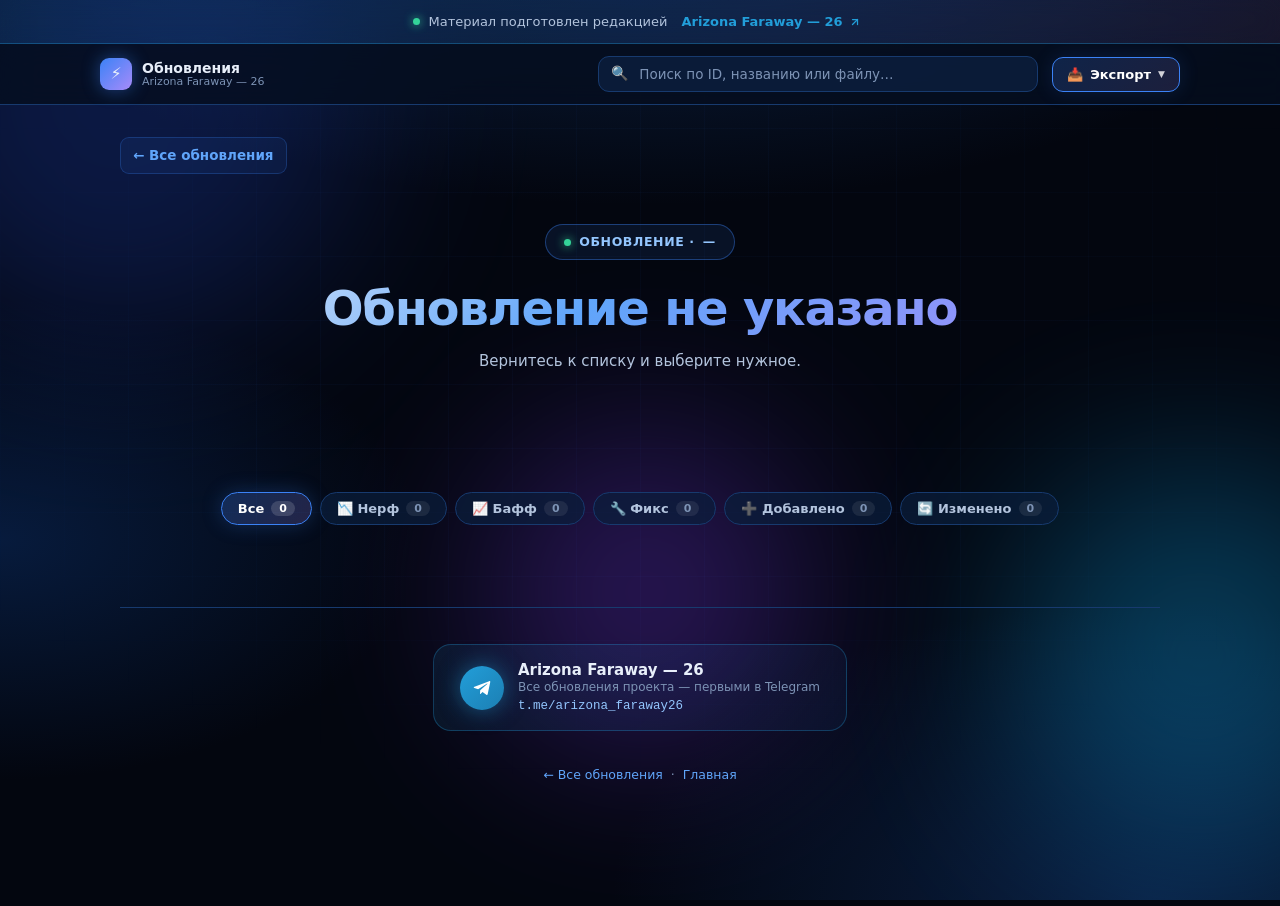
<file: site/update.html>
<!DOCTYPE html>
<html lang="ru">
<head>
<meta charset="UTF-8">
<meta name="viewport" content="width=device-width, initial-scale=1.0">
<title>Обновление · Arizona Faraway — 26</title>
<style>
  :root{
    --bg-0:#03060f;--card:#0b1e3d;--card-2:#0f2a54;--border:#173a6e;--border-2:#1f4a8a;
    --accent:#3b82f6;--accent-2:#60a5fa;--accent-3:#93c5fd;--glow:rgba(59,130,246,.45);
    --text:#e8effa;--text-2:#b3c4dd;--dim:#7d93b5;
    --green:#34d399;--green-bg:rgba(52,211,153,.1);
    --red:#f87171;--red-bg:rgba(248,113,113,.1);
    --yellow:#fbbf24;--yellow-bg:rgba(251,191,36,.1);
    --violet:#a78bfa;--violet-bg:rgba(167,139,250,.1);
    --tg:#229ED9;
  }
  *{box-sizing:border-box;margin:0;padding:0}
  html{scroll-behavior:smooth;scroll-padding-top:120px}
  body{
    font-family:'Inter','Segoe UI',system-ui,sans-serif;
    background:var(--bg-0);color:var(--text);
    line-height:1.65;min-height:100vh;overflow-x:hidden;
    -webkit-font-smoothing:antialiased;
  }
  .bg-layer{
    position:fixed;inset:0;z-index:-1;overflow:hidden;
    background:
      radial-gradient(1400px 700px at 50% -20%, #0e2a56 0%, transparent 55%),
      radial-gradient(900px 500px at 90% 100%, #0a1f42 0%, transparent 60%),
      radial-gradient(700px 400px at 0% 60%, #071b3d 0%, transparent 60%),
      var(--bg-0);
  }
  .bg-layer::before{
    content:'';position:absolute;inset:0;
    background-image:
      linear-gradient(rgba(59,130,246,.035) 1px, transparent 1px),
      linear-gradient(90deg, rgba(59,130,246,.035) 1px, transparent 1px);
    background-size:64px 64px;
    mask-image:radial-gradient(ellipse 80% 60% at 50% 40%, #000 40%, transparent 80%);
    -webkit-mask-image:radial-gradient(ellipse 80% 60% at 50% 40%, #000 40%, transparent 80%);
  }
  .orb{position:absolute;border-radius:50%;filter:blur(90px);opacity:.32;animation:float 26s ease-in-out infinite}
  .orb.o1{width:480px;height:480px;background:#1e40af;top:-140px;left:-120px}
  .orb.o2{width:380px;height:380px;background:#0ea5e9;bottom:6%;right:-110px;animation-delay:-9s}
  .orb.o3{width:320px;height:320px;background:#7c3aed;top:48%;left:38%;animation-delay:-16s}
  @keyframes float{0%,100%{transform:translate(0,0) scale(1)}33%{transform:translate(50px,-40px) scale(1.1)}66%{transform:translate(-40px,40px) scale(.92)}}
  .wrap{max-width:1080px;margin:0 auto;padding:0 20px 120px;position:relative;z-index:2}

  .announce{
    background:linear-gradient(90deg,rgba(34,158,217,.12),rgba(59,130,246,.12),rgba(167,139,250,.12));
    border-bottom:1px solid rgba(34,158,217,.35);
    padding:9px 20px;font-size:13px;text-align:center;position:relative;z-index:60;
    backdrop-filter:blur(10px);-webkit-backdrop-filter:blur(10px);
  }
  .announce-inner{max-width:1080px;margin:0 auto;display:flex;align-items:center;justify-content:center;gap:8px;flex-wrap:wrap}
  .announce a{color:var(--tg);text-decoration:none;font-weight:700;display:inline-flex;align-items:center;gap:6px;padding:2px 6px;border-radius:6px;transition:.2s}
  .announce a:hover{background:rgba(34,158,217,.15);color:#4cb8ef}
  .announce .label{color:var(--text-2)}
  .announce .dot-live{width:7px;height:7px;background:var(--green);border-radius:50%;box-shadow:0 0 10px var(--green);animation:pulse-dot 1.8s ease-in-out infinite}
  @keyframes pulse-dot{0%,100%{opacity:1;transform:scale(1)}50%{opacity:.5;transform:scale(.85)}}

  .sticky{
    position:sticky;top:0;z-index:50;
    backdrop-filter:blur(18px);-webkit-backdrop-filter:blur(18px);
    background:rgba(5,14,31,.82);
    border-bottom:1px solid var(--border);
    margin:0 -20px 32px;padding:12px 20px;
  }
  .sticky-inner{max-width:1080px;margin:0 auto;display:flex;align-items:center;gap:14px}
  .brand{display:flex;align-items:center;gap:10px;font-weight:700;font-size:15px;white-space:nowrap;text-decoration:none;color:var(--text)}
  .brand .logo{width:32px;height:32px;background:linear-gradient(135deg,var(--accent),var(--violet));border-radius:9px;display:grid;place-items:center;font-size:16px;box-shadow:0 0 18px var(--glow)}
  .brand-text{display:flex;flex-direction:column;line-height:1.15}
  .brand-text .t{font-size:14px;font-weight:700;color:var(--text)}
  .brand-text .s{font-size:11px;color:var(--dim);font-weight:500}

  .search-wrap{flex:1;position:relative;max-width:440px;margin-left:auto}
  .search-wrap input{
    width:100%;background:rgba(11,30,61,.85);border:1px solid var(--border);
    color:var(--text);padding:9px 16px 9px 40px;border-radius:11px;
    font-size:13.5px;font-family:inherit;outline:none;transition:.25s;
  }
  .search-wrap input:focus{border-color:var(--accent);box-shadow:0 0 0 3px rgba(59,130,246,.15), 0 0 22px var(--glow);background:rgba(15,42,84,.9)}
  .search-wrap input::placeholder{color:var(--dim)}
  .search-wrap .ico{position:absolute;left:13px;top:50%;transform:translateY(-50%);color:var(--dim);font-size:14px;pointer-events:none}
  .search-wrap .clear{position:absolute;right:9px;top:50%;transform:translateY(-50%);background:none;border:none;color:var(--dim);cursor:pointer;font-size:16px;padding:4px;display:none;border-radius:6px;transition:.2s}
  .search-wrap .clear:hover{color:var(--text);background:rgba(255,255,255,.05)}
  .search-wrap .clear.show{display:block}

  .export-wrap{position:relative}
  .export-btn{
    background:linear-gradient(135deg,rgba(59,130,246,.2),rgba(167,139,250,.15));
    border:1px solid var(--accent);color:#fff;
    padding:9px 14px;border-radius:11px;
    font-size:13px;font-weight:600;font-family:inherit;
    cursor:pointer;display:inline-flex;align-items:center;gap:7px;white-space:nowrap;
    transition:.25s;box-shadow:0 0 20px rgba(59,130,246,.15);
  }
  .export-btn:hover{background:linear-gradient(135deg,rgba(59,130,246,.32),rgba(167,139,250,.25));box-shadow:0 0 28px rgba(59,130,246,.35);transform:translateY(-1px)}
  .export-btn .caret{font-size:9px;opacity:.8;transition:.25s}
  .export-wrap.open .export-btn .caret{transform:rotate(180deg)}

  .export-menu{
    position:absolute;top:calc(100% + 8px);right:0;min-width:230px;
    background:rgba(11,30,61,.98);border:1px solid var(--border-2);border-radius:12px;padding:6px;
    box-shadow:0 20px 60px rgba(0,0,0,.6), 0 0 0 1px rgba(59,130,246,.1);
    backdrop-filter:blur(18px);-webkit-backdrop-filter:blur(18px);
    opacity:0;visibility:hidden;transform:translateY(-8px);transition:.22s cubic-bezier(.4,0,.2,1);z-index:100;
  }
  .export-wrap.open .export-menu{opacity:1;visibility:visible;transform:translateY(0)}
  .export-menu .item{display:flex;align-items:center;gap:10px;padding:9px 12px;border-radius:8px;font-size:13px;color:var(--text-2);cursor:pointer;transition:.18s;border:none;background:none;width:100%;text-align:left;font-family:inherit}
  .export-menu .item:hover{background:rgba(59,130,246,.14);color:#fff}
  .export-menu .item .ico{width:22px;text-align:center;font-size:15px}
  .export-menu .item .meta{margin-left:auto;font-size:11px;color:var(--dim);font-family:'JetBrains Mono',monospace}
  .export-menu .divider{height:1px;background:var(--border);margin:5px 8px;opacity:.6}
  .export-menu .head{padding:6px 12px 8px;font-size:11px;color:var(--dim);text-transform:uppercase;letter-spacing:.6px;font-weight:600}

  .back-link{
    display:inline-flex;align-items:center;gap:8px;
    color:var(--accent-2);text-decoration:none;
    font-size:13.5px;font-weight:600;
    padding:6px 12px;border-radius:9px;
    transition:.2s;margin-bottom:16px;
    background:rgba(59,130,246,.08);border:1px solid rgba(59,130,246,.25);
  }
  .back-link:hover{background:rgba(59,130,246,.18);color:#fff;transform:translateX(-3px)}

  .hero{padding:34px 0 26px;text-align:center}
  .hero .badge{display:inline-flex;align-items:center;gap:8px;background:rgba(59,130,246,.1);border:1px solid rgba(59,130,246,.4);color:var(--accent-3);font-size:12.5px;font-weight:600;letter-spacing:.6px;text-transform:uppercase;padding:7px 18px;border-radius:999px;margin-bottom:22px;animation:pulse-border 3s ease-in-out infinite}
  @keyframes pulse-border{0%,100%{box-shadow:0 0 24px rgba(59,130,246,.15)}50%{box-shadow:0 0 36px rgba(59,130,246,.35)}}
  .hero .badge .dot{width:7px;height:7px;background:var(--green);border-radius:50%;box-shadow:0 0 10px var(--green);animation:pulse-dot 1.8s ease-in-out infinite}
  h1.hero-title{font-size:clamp(28px,5vw,48px);font-weight:900;letter-spacing:-1.2px;line-height:1.1;background:linear-gradient(135deg,#e8effa 0%,#60a5fa 45%,#a78bfa 100%);-webkit-background-clip:text;-webkit-text-fill-color:transparent;background-clip:text;margin-bottom:14px}
  .hero-sub{color:var(--text-2);font-size:15px;max-width:600px;margin:0 auto 22px}

  .stats{display:grid;grid-template-columns:repeat(auto-fit,minmax(130px,1fr));gap:12px;max-width:760px;margin:0 auto 28px}
  .stat{
    background:linear-gradient(160deg,var(--card),rgba(11,30,61,.5));
    border:1px solid var(--border);border-radius:14px;
    padding:16px 14px;text-align:center;position:relative;overflow:hidden;transition:.3s;
  }
  .stat::before{content:'';position:absolute;top:0;left:0;right:0;height:2px;background:linear-gradient(90deg,transparent,var(--accent),transparent);opacity:0;transition:.3s}
  .stat:hover{border-color:var(--border-2);transform:translateY(-3px);box-shadow:0 12px 36px rgba(0,0,0,.5)}
  .stat:hover::before{opacity:1}
  .stat .num{font-size:26px;font-weight:800;letter-spacing:-1px;display:block;line-height:1.1;background:linear-gradient(135deg,#fff,var(--accent-2));-webkit-background-clip:text;-webkit-text-fill-color:transparent;background-clip:text}
  .stat .lbl{font-size:11px;color:var(--dim);text-transform:uppercase;letter-spacing:.8px;font-weight:600;margin-top:4px;display:block}

  .commit-bar{
    margin:18px auto 0;max-width:640px;
    background:rgba(11,30,61,.6);border:1px solid var(--border);border-radius:13px;
    padding:12px 16px;display:flex;align-items:center;gap:12px;font-size:13px;
  }
  .commit-bar .icon{color:var(--accent-2);font-size:16px;flex-shrink:0}
  .commit-bar code{font-family:'JetBrains Mono','Consolas',monospace;color:var(--accent-3);font-size:12.5px;overflow:hidden;text-overflow:ellipsis;white-space:nowrap;flex:1;min-width:0}
  .copy-btn{background:rgba(59,130,246,.12);border:1px solid rgba(59,130,246,.35);color:var(--accent-3);padding:5px 12px;border-radius:8px;font-size:12px;cursor:pointer;transition:.2s;font-family:inherit;font-weight:600;white-space:nowrap;flex-shrink:0}
  .copy-btn:hover{background:rgba(59,130,246,.25);border-color:var(--accent)}
  .copy-btn.done{background:rgba(52,211,153,.15);border-color:var(--green);color:var(--green)}

  .disclaimer{
    max-width:840px;margin:22px auto 32px;
    background:linear-gradient(135deg,rgba(251,191,36,.06),rgba(251,191,36,.02));
    border:1px solid rgba(251,191,36,.3);
    border-left:3px solid var(--yellow);
    border-radius:14px;padding:16px 20px;
    display:flex;gap:14px;align-items:flex-start;text-align:left;
  }
  .disclaimer .warn-ico{width:36px;height:36px;flex-shrink:0;background:rgba(251,191,36,.15);border:1px solid rgba(251,191,36,.4);border-radius:10px;display:grid;place-items:center;font-size:17px}
  .disclaimer .txt h3{font-size:14px;color:var(--yellow);font-weight:700;margin-bottom:4px;display:flex;align-items:center;gap:8px;flex-wrap:wrap}
  .disclaimer .txt h3 .pill{font-size:10px;text-transform:uppercase;letter-spacing:.5px;background:rgba(251,191,36,.15);border:1px solid rgba(251,191,36,.3);padding:2px 8px;border-radius:999px;font-weight:600}
  .disclaimer .txt p{font-size:13px;color:var(--text-2);line-height:1.6}
  .disclaimer .txt p b{color:var(--text);font-weight:600}
  .disclaimer .txt p a{color:var(--accent-2);text-decoration:none;font-weight:600;border-bottom:1px dashed var(--accent-2)}

  .filters{display:flex;flex-wrap:wrap;gap:8px;margin:24px 0 22px;justify-content:center}
  .chip{background:rgba(11,30,61,.7);border:1px solid var(--border);color:var(--text-2);padding:8px 16px;border-radius:999px;font-size:13px;cursor:pointer;transition:.25s;font-family:inherit;font-weight:600;display:inline-flex;align-items:center;gap:7px;user-select:none}
  .chip:hover{border-color:var(--border-2);color:var(--text);transform:translateY(-1px)}
  .chip.active{background:linear-gradient(135deg,rgba(59,130,246,.25),rgba(167,139,250,.2));border-color:var(--accent);color:#fff;box-shadow:0 0 20px rgba(59,130,246,.25)}
  .chip .c-count{background:rgba(255,255,255,.08);padding:1px 8px;border-radius:999px;font-size:11px;font-weight:700;color:var(--dim)}
  .chip.active .c-count{background:rgba(255,255,255,.15);color:#fff}

  .result-meta{text-align:center;color:var(--dim);font-size:13px;margin-bottom:28px;display:flex;align-items:center;justify-content:center;gap:14px;flex-wrap:wrap}
  .result-meta b{color:var(--accent-2)}
  .result-meta .inline-export{background:rgba(59,130,246,.1);border:1px solid rgba(59,130,246,.3);color:var(--accent-2);padding:4px 12px;border-radius:8px;font-size:12px;cursor:pointer;display:inline-flex;align-items:center;gap:6px;transition:.2s;font-family:inherit;font-weight:600}
  .result-meta .inline-export:hover{background:rgba(59,130,246,.2);color:#fff;border-color:var(--accent)}

  .section{margin-bottom:36px}
  .section-head{display:flex;align-items:center;gap:14px;margin-bottom:18px;padding-bottom:14px;border-bottom:1px solid var(--border)}
  .section-head .icon-box{width:42px;height:42px;display:grid;place-items:center;background:linear-gradient(135deg,rgba(59,130,246,.15),rgba(167,139,250,.1));border:1px solid var(--border);border-radius:12px;font-size:19px;flex-shrink:0}
  .section-head h2{font-size:18px;font-weight:700;color:var(--text);letter-spacing:-.3px}
  .section-head .meta{font-size:12px;color:var(--dim);margin-top:1px}
  .section-head .count{margin-left:auto;font-size:12px;color:var(--accent-3);background:rgba(59,130,246,.1);border:1px solid rgba(59,130,246,.3);padding:4px 13px;border-radius:999px;white-space:nowrap;font-weight:600;flex-shrink:0}

  .card{
    background:linear-gradient(160deg,var(--card) 0%,rgba(8,22,50,.7) 100%);
    border:1px solid var(--border);border-radius:14px;padding:18px 20px;margin-bottom:12px;
    transition:.28s cubic-bezier(.4,0,.2,1);position:relative;overflow:hidden;
    animation:fadeUp .5s backwards;
  }
  @keyframes fadeUp{from{opacity:0;transform:translateY(12px)}to{opacity:1;transform:translateY(0)}}
  .card::before{content:'';position:absolute;left:0;top:0;bottom:0;width:3px;background:var(--accent);transition:.3s}
  .card.t-nerf::before{background:var(--red)}
  .card.t-buff::before{background:var(--green)}
  .card.t-fix::before{background:var(--yellow)}
  .card.t-add::before{background:var(--accent)}
  .card.t-change::before{background:var(--violet)}
  .card:hover{border-color:var(--border-2);transform:translateX(5px);box-shadow:0 10px 40px rgba(0,0,0,.45);background:linear-gradient(160deg,var(--card-2) 0%,rgba(11,30,61,.9) 100%)}

  .card-head{display:flex;align-items:flex-start;gap:10px;flex-wrap:wrap;margin-bottom:10px}
  .card-id{font-family:'JetBrains Mono','Consolas',monospace;font-size:12px;color:var(--accent-2);background:rgba(59,130,246,.1);border:1px solid rgba(59,130,246,.25);padding:2px 9px;border-radius:7px;font-weight:600;white-space:nowrap;flex-shrink:0}
  .card-title{font-weight:600;font-size:15px;color:var(--text);flex:1;min-width:0}
  .tag{display:inline-block;font-size:10.5px;text-transform:uppercase;letter-spacing:.7px;padding:3px 10px;border-radius:999px;font-weight:700;white-space:nowrap;flex-shrink:0}
  .tag.nerf{background:var(--red-bg);color:var(--red);border:1px solid rgba(248,113,113,.3)}
  .tag.buff{background:var(--green-bg);color:var(--green);border:1px solid rgba(52,211,153,.3)}
  .tag.fix{background:var(--yellow-bg);color:var(--yellow);border:1px solid rgba(251,191,36,.3)}
  .tag.add{background:rgba(59,130,246,.12);color:var(--accent-2);border:1px solid rgba(59,130,246,.3)}
  .tag.change{background:var(--violet-bg);color:var(--violet);border:1px solid rgba(167,139,250,.3)}
  .card-desc{font-size:13.5px;color:var(--text-2);margin-bottom:10px}

  .diff-list{display:flex;flex-direction:column;gap:6px;margin-top:8px}
  .diff-row{display:grid;grid-template-columns:minmax(110px,auto) 1fr 24px 1fr;align-items:center;gap:8px;background:rgba(3,6,15,.5);border:1px solid rgba(23,58,110,.5);border-radius:9px;padding:8px 12px;font-size:13px;transition:.2s}
  .diff-row:hover{border-color:var(--border-2);background:rgba(15,42,84,.5)}
  .diff-field{color:var(--dim);font-size:12px;font-weight:600;text-transform:uppercase;letter-spacing:.4px}
  .diff-old{font-family:'JetBrains Mono','Consolas',monospace;color:var(--red);background:var(--red-bg);border:1px solid rgba(248,113,113,.2);padding:4px 10px;border-radius:6px;text-decoration:line-through;text-decoration-color:rgba(248,113,113,.5);text-decoration-thickness:1px;overflow-wrap:anywhere;font-size:12.5px}
  .diff-new{font-family:'JetBrains Mono','Consolas',monospace;color:var(--green);background:var(--green-bg);border:1px solid rgba(52,211,153,.25);padding:4px 10px;border-radius:6px;overflow-wrap:anywhere;font-size:12.5px}
  .diff-arrow{text-align:center;color:var(--dim);font-size:15px;font-weight:700}

  .note{background:rgba(3,6,15,.4);border:1px dashed var(--border-2);border-radius:9px;padding:11px 14px;font-size:13px;color:var(--text-2);margin-top:8px;display:flex;gap:10px;align-items:flex-start}
  .note .ico{color:var(--accent-2);flex-shrink:0;font-size:14px;line-height:1.4}
  .note b{color:var(--text);font-weight:600}
  .note code{font-family:'JetBrains Mono','Consolas',monospace;background:rgba(255,255,255,.05);padding:1px 6px;border-radius:4px;font-size:12px;color:var(--accent-3)}

  .files{display:flex;flex-wrap:wrap;gap:5px;margin-top:10px}
  .file-pill{font-family:'JetBrains Mono','Consolas',monospace;font-size:11px;color:var(--dim);background:rgba(255,255,255,.03);border:1px solid rgba(23,58,110,.6);padding:2px 8px;border-radius:6px;transition:.2s;cursor:default}
  .file-pill:hover{color:var(--accent-3);border-color:var(--accent);background:rgba(59,130,246,.08)}

  .empty{text-align:center;padding:80px 20px;color:var(--dim)}
  .empty .big{font-size:52px;margin-bottom:14px;opacity:.5}
  .empty h3{color:var(--text-2);font-size:18px;margin-bottom:6px;font-weight:600}

  footer{margin-top:60px;padding-top:36px;border-top:1px solid var(--border);text-align:center;color:var(--dim);font-size:13px}
  footer .footer-tg{display:inline-flex;align-items:center;gap:14px;margin:0 auto 22px;padding:16px 26px;background:linear-gradient(135deg,rgba(34,158,217,.1),rgba(59,130,246,.05));border:1px solid rgba(34,158,217,.3);border-radius:18px;text-decoration:none;transition:.3s}
  .footer-tg:hover{border-color:var(--tg);box-shadow:0 12px 40px rgba(34,158,217,.25);transform:translateY(-3px)}
  .footer-tg .tg-ico{width:44px;height:44px;border-radius:50%;background:linear-gradient(135deg,var(--tg),#1c7fb3);display:grid;place-items:center;color:#fff;font-size:22px;box-shadow:0 0 22px rgba(34,158,217,.5);flex-shrink:0;transition:.3s}
  .footer-tg:hover .tg-ico{transform:scale(1.08) rotate(-5deg)}
  .footer-tg .tg-txt{display:flex;flex-direction:column;align-items:flex-start;text-align:left;line-height:1.3}
  .footer-tg .tg-txt b{font-size:15px;color:var(--text);font-weight:700}
  .footer-tg:hover .tg-txt b{color:var(--tg)}
  .footer-tg .tg-txt span{font-size:12px;color:var(--dim)}
  .footer-tg .tg-txt code{font-family:'JetBrains Mono','Consolas',monospace;color:var(--accent-3);font-size:12.5px;margin-top:2px}

  #toTop{position:fixed;bottom:26px;right:26px;width:48px;height:48px;border-radius:14px;background:linear-gradient(135deg,var(--accent),var(--violet));color:#fff;border:none;font-size:19px;cursor:pointer;opacity:0;pointer-events:none;transition:.3s cubic-bezier(.4,0,.2,1);box-shadow:0 8px 30px var(--glow);z-index:40}
  #toTop.show{opacity:1;pointer-events:auto}
  #toTop:hover{transform:translateY(-4px) scale(1.05);box-shadow:0 12px 40px var(--glow)}

  .toast{position:fixed;bottom:30px;left:50%;transform:translateX(-50%) translateY(100px);background:rgba(11,30,61,.98);border:1px solid var(--green);color:var(--green);padding:12px 22px;border-radius:12px;font-size:13.5px;font-weight:600;box-shadow:0 20px 50px rgba(0,0,0,.6), 0 0 30px rgba(52,211,153,.2);z-index:200;opacity:0;pointer-events:none;transition:.4s cubic-bezier(.4,0,.2,1);display:flex;align-items:center;gap:10px;backdrop-filter:blur(14px);-webkit-backdrop-filter:blur(14px)}
  .toast.show{transform:translateX(-50%) translateY(0);opacity:1}
  .toast .ico{font-size:16px}

  @media (max-width:780px){
    .sticky-inner{flex-wrap:wrap}
    .search-wrap{max-width:100%;margin-left:0;order:3;flex-basis:100%}
    .export-btn .label-full{display:none}
  }
  @media (max-width:720px){
    .diff-row{grid-template-columns:1fr;gap:5px}
    .diff-arrow{transform:rotate(90deg);text-align:left;padding-left:8px}
    .diff-field{font-size:11px}
    .hero{padding:24px 0 20px}
    .commit-bar{flex-direction:column;align-items:stretch;gap:8px}
    .copy-btn{width:100%}
    .announce{font-size:12px;padding:8px 14px}
    .disclaimer{flex-direction:column;padding:14px 16px}
  }
</style>
</head>
<body>

<div class="bg-layer">
  <div class="orb o1"></div>
  <div class="orb o2"></div>
  <div class="orb o3"></div>
</div>

<div class="announce">
  <div class="announce-inner">
    <span class="dot-live"></span>
    <span class="label">Материал подготовлен редакцией</span>
    <a href="https://t.me/arizona_faraway26" target="_blank" rel="noopener">
      Arizona Faraway — 26
      <svg width="12" height="12" viewBox="0 0 24 24" fill="none" stroke="currentColor" stroke-width="2.5" stroke-linecap="round" stroke-linejoin="round"><path d="M7 17L17 7"/><path d="M7 7h10v10"/></svg>
    </a>
  </div>
</div>

<div class="sticky">
  <div class="sticky-inner">
    <a class="brand" href="updates.html">
      <div class="logo">⚡</div>
      <div class="brand-text">
        <span class="t">Обновления</span>
        <span class="s" id="brandSub">Arizona Faraway — 26</span>
      </div>
    </a>
    <div class="search-wrap">
      <span class="ico">🔍</span>
      <input type="text" id="search" placeholder="Поиск по ID, названию или файлу…" autocomplete="off">
      <button class="clear" id="clearBtn" title="Очистить">✕</button>
    </div>
    <div class="export-wrap" id="exportWrap">
      <button class="export-btn" id="exportBtn">
        <span>📥</span>
        <span class="label-full">Экспорт</span>
        <span class="caret">▼</span>
      </button>
      <div class="export-menu" id="exportMenu">
        <div class="head">Экспорт отфильтрованного списка</div>
        <button class="item" data-format="json"><span class="ico">📦</span><span>JSON</span><span class="meta">.json</span></button>
        <button class="item" data-format="csv"><span class="ico">📊</span><span>CSV (Excel)</span><span class="meta">.csv</span></button>
        <button class="item" data-format="md"><span class="ico">📝</span><span>Markdown</span><span class="meta">.md</span></button>
        <button class="item" data-format="txt"><span class="ico">📄</span><span>Обычный текст</span><span class="meta">.txt</span></button>
        <div class="divider"></div>
        <button class="item" data-format="print"><span class="ico">🖨️</span><span>Печать / PDF</span><span class="meta">Ctrl+P</span></button>
      </div>
    </div>
  </div>
</div>

<div class="wrap">

  <a class="back-link" href="updates.html">← Все обновления</a>

  <header class="hero">
    <div class="badge"><span class="dot"></span>Обновление · <span id="heroDate">—</span></div>
    <h1 class="hero-title" id="heroTitle">Загрузка…</h1>
    <p class="hero-sub" id="heroSub"></p>

    <div class="filters" id="platformBadges" style="margin:0 0 18px"></div>
    <div class="stats" id="statsRow"></div>
    <div class="commit-bar" id="commitBar" style="display:none">
      <span class="icon">🔗</span>
      <code id="commitHash">—</code>
      <button class="copy-btn" id="copyHash">Копировать</button>
    </div>

    <div class="disclaimer" id="disclaimerBox" style="display:none">
      <div class="warn-ico">⚠️</div>
      <div class="txt">
        <h3>Возможны расхождения с реальными значениями <span class="pill">важно</span></h3>
        <p id="disclaimerText"></p>
      </div>
    </div>
  </header>

  <div class="filters" id="filters">
    <button class="chip active" data-filter="all">Все <span class="c-count" data-count="all">0</span></button>
    <button class="chip" data-filter="nerf">📉 Нерф <span class="c-count" data-count="nerf">0</span></button>
    <button class="chip" data-filter="buff">📈 Бафф <span class="c-count" data-count="buff">0</span></button>
    <button class="chip" data-filter="fix">🔧 Фикс <span class="c-count" data-count="fix">0</span></button>
    <button class="chip" data-filter="add">➕ Добавлено <span class="c-count" data-count="add">0</span></button>
    <button class="chip" data-filter="change">🔄 Изменено <span class="c-count" data-count="change">0</span></button>
  </div>

  <div class="result-meta" id="resultMeta"></div>

  <main id="content"></main>

  <div class="empty" id="empty" style="display:none">
    <div class="big">🔎</div>
    <h3>Ничего не найдено</h3>
    <p>Попробуйте изменить поисковый запрос или выбрать другой фильтр.</p>
  </div>

  <footer>
    <a class="footer-tg" href="https://t.me/arizona_faraway26" target="_blank" rel="noopener">
      <span class="tg-ico">
        <svg width="22" height="22" viewBox="0 0 24 24" fill="currentColor"><path d="M9.78 18.65l.28-4.23 7.68-6.92c.34-.31-.07-.46-.52-.19L7.74 13.3 3.64 12c-.88-.25-.89-.86.2-1.3l15.97-6.16c.73-.33 1.43.18 1.15 1.3l-2.72 12.81c-.19.91-.74 1.13-1.5.71L12.6 16.3l-1.99 1.93c-.23.23-.42.42-.83.42z"/></svg>
      </span>
      <span class="tg-txt">
        <b>Arizona Faraway — 26</b>
        <span>Все обновления проекта — первыми в Telegram</span>
        <code>t.me/arizona_faraway26</code>
      </span>
    </a>
    <p style="font-size:12.5px;color:var(--dim);margin-top:12px">
      <a href="updates.html" style="color:var(--accent-2);text-decoration:none">← Все обновления</a>
      &nbsp;·&nbsp;
      <a href="index.html" style="color:var(--accent-2);text-decoration:none">Главная</a>
    </p>
  </footer>

</div>

<button id="toTop" title="Наверх">↑</button>
<div class="toast" id="toast"><span class="ico">✓</span><span id="toastText">Готово</span></div>

<script>
/* ============================================================
   КОНСТАНТЫ
   ============================================================ */
const CATEGORIES = {
  bonus:     { icon: "🚕", title: "Бонусы такси",              meta: "Изменения зарплат, монет и премий за заказы" },
  type:      { icon: "🏷️", title: "Изменение типов предметов", meta: "ITEM_TYPE переопределён" },
  text:      { icon: "✏️", title: "Исправления текста",        meta: "Опечатки, падежи, логические ошибки" },
  value:     { icon: "💰", title: "Стоимость и награды",       meta: "Изменения цен и выдач" },
  transfer:  { icon: "🌐", title: "Межсерверная непереносимость", meta: "Добавлено единое примечание о перелётах" },
  accessory: { icon: "✨", title: "Перенос характеристик аксессуаров", meta: "Новая механика для коллекционных аксессуаров" },
  other:     { icon: "📦", title: "Прочие файлы",              meta: "Массовые правки без раскрытого diff" }
};
const CATEGORY_ORDER = ["bonus","type","text","value","transfer","accessory","other"];
const TYPE_LABEL = {
  nerf:   { text: "Нерф",   cls: "nerf" },
  buff:   { text: "Бафф",   cls: "buff" },
  fix:    { text: "Фикс",   cls: "fix" },
  add:    { text: "Добавлено", cls: "add" },
  change: { text: "Изменено", cls: "change" }
};

/* ============================================================
   СОСТОЯНИЕ
   ============================================================ */
let DATA = [];       // items конкретной обновы
let META = {};       // метаданные обновы
let state = { filter: "all", query: "" };

/* ============================================================
   УТИЛЫ
   ============================================================ */
function escapeHTML(s){
  return String(s).replace(/[&<>"']/g, m => ({"&":"&amp;","<":"&lt;",">":"&gt;",'"':"&quot;","'":"&#39;"}[m]));
}
function plural(n, one, few, many){
  const m10 = n % 10, m100 = n % 100;
  if(m10 === 1 && m100 !== 11) return one;
  if(m10 >= 2 && m10 <= 4 && (m100 < 10 || m100 >= 20)) return few;
  return many;
}
function csvCell(v){
  const s = String(v == null ? "" : v);
  if(/[";\r\n]/.test(s)) return '"' + s.replace(/"/g, '""') + '"';
  return s;
}
function formatDate(s){
  const [y,m,d] = s.split("-");
  const MONTHS = ["января","февраля","марта","апреля","мая","июня","июля","августа","сентября","октября","ноября","декабря"];
  return `${Number(d)} ${MONTHS[Number(m)-1]} ${y}`;
}

/* ============================================================
   ФИЛЬТРАЦИЯ
   ============================================================ */
function getFiltered(){
  const q = state.query.trim().toLowerCase();
  return DATA.filter(card => {
    if(state.filter !== "all" && card.type !== state.filter) return false;
    if(!q) return true;
    const haystack = [
      card.id, card.file, card.title, card.desc,
      ...(card.diffs || []).flatMap(d => [d.field, d.old, d.new]),
      ...(card.files || []),
      ...(card.companies || []),
      ...(card.crops || []),
      ...(card.coins || []),
      ...(card.items || [])
    ].filter(Boolean).join(" ").toLowerCase();
    return haystack.includes(q);
  });
}

/* ============================================================
   РЕНДЕР
   ============================================================ */
const contentEl = document.getElementById("content");
const emptyEl = document.getElementById("empty");
const metaEl = document.getElementById("resultMeta");

function renderCard(card, idx){
  const t = TYPE_LABEL[card.type] || { text: card.type, cls: "change" };

  let diffsHTML = "";
  if(card.diffs && card.diffs.length){
    diffsHTML = `<div class="diff-list">${card.diffs.map(d => `
      <div class="diff-row">
        <div class="diff-field">${escapeHTML(d.field)}</div>
        <div class="diff-old">${escapeHTML(d.old)}</div>
        <div class="diff-arrow">→</div>
        <div class="diff-new">${escapeHTML(d.new)}</div>
      </div>
    `).join("")}</div>`;
  }

  let noteHTML = "";
  if(card.note){
    noteHTML = `<div class="note"><span class="ico">ℹ️</span><span>${card.note}</span></div>`;
  }

  let filesHTML = "";
  if(card.files && card.files.length){
    filesHTML = `<div class="files">${card.files.map(f => `<span class="file-pill">items/${escapeHTML(f)}.md</span>`).join("")}</div>`;
  }

  let listHTML = "";
  if(card.companies) listHTML += `<div class="note"><span class="ico">📊</span><span><b>Компании:</b> ${card.companies.map(escapeHTML).join(", ")}</span></div>`;
  if(card.crops) listHTML += `<div class="note"><span class="ico">🌾</span><span><b>Культуры:</b> ${card.crops.map(escapeHTML).join(", ")}</span></div>`;
  if(card.coins) listHTML += `<div class="note"><span class="ico">🪙</span><span><b>Монеты:</b> ${card.coins.map(escapeHTML).join(", ")}</span></div>`;
  if(card.items) listHTML += `<div class="note"><span class="ico">📦</span><span><b>Предметы:</b> ${card.items.map(escapeHTML).join(", ")}</span></div>`;

  const platBadge = card.platform ? `<span class="uc-stat" data-plat="${card.platform}">${
    { game: '🎮', pc: '🖥', mobile: '📱' }[card.platform] || ''
  } ${card.platform}</span>` : '';

  return `
    <article class="card t-${t.cls}" style="animation-delay:${Math.min(idx * 25, 400)}ms">
      <div class="card-head">
        <span class="card-id">ID ${escapeHTML(card.id)}</span>
        <span class="card-title">${escapeHTML(card.title)}</span>
        <span class="tag ${t.cls}">${t.text}</span>
      </div>
      ${card.desc ? `<div class="card-desc">${escapeHTML(card.desc)}</div>` : ""}
      ${diffsHTML}
      ${noteHTML}
      ${listHTML}
      ${filesHTML}
    </article>
  `;
}

function render(){
  const filtered = getFiltered();
  const total = DATA.length;

  metaEl.innerHTML = filtered.length === total
    ? `Показано <b>${total}</b> ${plural(total, "блок", "блока", "блоков")} изменений
       <button class="inline-export" id="inlineExport">📥 Экспорт списка</button>`
    : `Найдено <b>${filtered.length}</b> из <b>${total}</b> ${plural(total, "блока", "блоков", "блоков")}
       <button class="inline-export" id="inlineExport">📥 Экспорт найденного</button>`;

  if(filtered.length === 0){
    contentEl.innerHTML = "";
    emptyEl.style.display = "block";
    return;
  }
  emptyEl.style.display = "none";

  let html = "";
  let globalIdx = 0;

  for(const cat of CATEGORY_ORDER){
    const items = filtered.filter(c => c.category === cat);
    if(!items.length) continue;
    const meta = CATEGORIES[cat];
    html += `
      <section class="section">
        <div class="section-head">
          <div class="icon-box">${meta.icon}</div>
          <div>
            <h2>${meta.title}</h2>
            <div class="meta">${meta.meta}</div>
          </div>
          <div class="count">${items.length}</div>
        </div>
        ${items.map(c => renderCard(c, globalIdx++)).join("")}
      </section>
    `;
  }
  contentEl.innerHTML = html;

  const inline = document.getElementById("inlineExport");
  if(inline) inline.addEventListener("click", () => exportWrap.classList.add("open"));
}

function updateCounts(){
  const counts = { all: DATA.length, nerf:0, buff:0, fix:0, add:0, change:0 };
  DATA.forEach(c => { if(counts[c.type] !== undefined) counts[c.type]++; });
  document.querySelectorAll("[data-count]").forEach(el => {
    const k = el.dataset.count;
    if(counts[k] !== undefined) el.textContent = counts[k];
  });
}

function renderMeta(){
  document.getElementById("brandSub").textContent = META.title || "Arizona Faraway — 26";
  document.getElementById("heroDate").textContent = META.date ? formatDate(META.date) : "—";
  document.getElementById("heroTitle").textContent = META.title || "Обновление";
  document.getElementById("heroSub").textContent = META.summary || "";

  const s = META.stats || {};
  document.getElementById("statsRow").innerHTML = `
    ${s.files ? `<div class="stat"><span class="num">${s.files}</span><span class="lbl">Файлов</span></div>` : ""}
    ${s.additions ? `<div class="stat"><span class="num">${s.additions}</span><span class="lbl">Добавлений</span></div>` : ""}
    ${s.deletions ? `<div class="stat"><span class="num">${s.deletions}</span><span class="lbl">Удалений</span></div>` : ""}
    ${s.commits ? `<div class="stat"><span class="num">${s.commits}</span><span class="lbl">Коммит</span></div>` : ""}
  `;

  const platforms = META.platforms || [];
  document.getElementById("platformBadges").innerHTML = platforms
    .map(p => {
    const map = { game: ['🎮 Игровое', 'var(--violet)'], pc: ['🖥 PC', 'var(--accent-2)'], mobile: ['📱 Mobile', 'var(--green)'] };
    const [label, color] = map[p] || [p, 'var(--dim)'];
    return `<span class="uc-stat" style="color:${color};border-color:${color}33;background:${color}1a">${label}</span>`;
  }).join("");

  if(META.commit_hash){
    document.getElementById("commitBar").style.display = "flex";
    document.getElementById("commitHash").textContent = META.commit_hash + "…";
  }

  if(META.disclaimer){
    document.getElementById("disclaimerBox").style.display = "flex";
    document.getElementById("disclaimerText").innerHTML = escapeHTML(META.disclaimer)
      .replace(/Telegram редакции/g, '<a href="https://t.me/arizona_faraway26" target="_blank" rel="noopener">Telegram редакции</a>');
  }
}

/* ============================================================
   ЗАГРУЗКА
   ============================================================ */
async function load(){
  const params = new URLSearchParams(location.search);
  const id = params.get("id");

  if(!id){
    document.getElementById("heroTitle").textContent = "Обновление не указано";
    document.getElementById("heroSub").textContent = "Вернитесь к списку и выберите нужное.";
    return;
  }

  try {
    // 1) читаем index.json — берём метаданные
    const idxResp = await fetch("data/index.json?t=" + Date.now());
    if(!idxResp.ok) throw new Error("index.json: HTTP " + idxResp.status);
    const idx = await idxResp.json();
    const entry = (idx.updates || []).find(u => u.id === id);
    if(!entry) throw new Error("Обновление «" + id + "» не найдено в index.json");
    META = entry;

    // 2) читаем сам файл обновления
    const file = "data/updates/" + (entry.file || (id + ".json"));
    const r = await fetch(file + "?t=" + Date.now());
    if(!r.ok) throw new Error(file + ": HTTP " + r.status);
    const json = await r.json();
    DATA = json.items || [];

    // 3) отрисовываем
    document.title = (META.title || "Обновление") + " · Arizona Faraway — 26";
    renderMeta();
    updateCounts();
    render();
  } catch(err){
    document.getElementById("heroTitle").textContent = "Ошибка загрузки";
    document.getElementById("heroSub").textContent = err.message;
    contentEl.innerHTML = "";
    console.error(err);
  }
}

/* ============================================================
   ПОИСК
   ============================================================ */
const searchInput = document.getElementById("search");
const clearBtn = document.getElementById("clearBtn");
searchInput.addEventListener("input", e => {
  state.query = e.target.value;
  clearBtn.classList.toggle("show", state.query.length > 0);
  render();
});
clearBtn.addEventListener("click", () => {
  searchInput.value = ""; state.query = "";
  clearBtn.classList.remove("show"); searchInput.focus();
  render();
});

/* ============================================================
   ФИЛЬТРЫ
   ============================================================ */
document.getElementById("filters").addEventListener("click", e => {
  const chip = e.target.closest(".chip");
  if(!chip) return;
  document.querySelectorAll(".chip").forEach(c => c.classList.remove("active"));
  chip.classList.add("active");
  state.filter = chip.dataset.filter;
  render();
});

/* ============================================================
   КОПИРОВАНИЕ ХЭША
   ============================================================ */
const copyBtn = document.getElementById("copyHash");
copyBtn.addEventListener("click", async () => {
  if(!META.commit_hash) return;
  try{
    await navigator.clipboard.writeText(META.commit_hash);
    copyBtn.textContent = "Скопировано ✓";
    copyBtn.classList.add("done");
    setTimeout(() => { copyBtn.textContent = "Копировать"; copyBtn.classList.remove("done"); }, 1800);
  }catch{
    copyBtn.textContent = "Ошибка";
    setTimeout(() => copyBtn.textContent = "Копировать", 1500);
  }
});

/* ============================================================
   EXPORT MENU
   ============================================================ */
const exportWrap = document.getElementById("exportWrap");
const exportBtn = document.getElementById("exportBtn");
exportBtn.addEventListener("click", e => {
  e.stopPropagation();
  exportWrap.classList.toggle("open");
});
document.addEventListener("click", e => {
  if(!exportWrap.contains(e.target)) exportWrap.classList.remove("open");
});
document.addEventListener("keydown", e => {
  if(e.key === "Escape") exportWrap.classList.remove("open");
});
document.getElementById("exportMenu").addEventListener("click", e => {
  const item = e.target.closest(".item");
  if(!item) return;
  exportWrap.classList.remove("open");
  runExport(item.dataset.format);
});

/* ============================================================
   ЭКСПОРТ
   ============================================================ */
function runExport(format){
  const items = getFiltered();
  if(items.length === 0){ showToast("Нечего экспортировать", true); return; }
  const stamp = new Date().toISOString().slice(0,10);

  if(format === "print"){ window.print(); return; }

  let content = "", filename = "", mime = "text/plain";

  if(format === "json"){
    const payload = {
      meta: {
        title: META.title,
        date: META.date,
        id: META.id,
        source: "https://t.me/arizona_faraway26",
        exported: new Date().toISOString(),
        filter: state.filter,
        query: state.query,
        count: items.length,
        disclaimer: META.disclaimer || ""
      },
      items
    };
    content = JSON.stringify(payload, null, 2);
    filename = `updates-${META.id || stamp}.json`;
    mime = "application/json";
  }
  else if(format === "csv"){
    const rows = [["ID","Файл","Название","Тип","Категория","Описание","Поле","Было","Стало"]];
    items.forEach(c => {
      const typeText = (TYPE_LABEL[c.type] || {text: c.type}).text;
      const catText  = (CATEGORIES[c.category] || {title: c.category}).title;
      if(c.diffs && c.diffs.length){
        c.diffs.forEach(d => rows.push([c.id, c.file, c.title, typeText, catText, c.desc || "", d.field, d.old, d.new]));
      } else {
        rows.push([c.id, c.file, c.title, typeText, catText, c.desc || "", "", "", ""]);
      }
    });
    content = rows.map(r => r.map(csvCell).join(";")).join("\r\n");
    filename = `updates-${META.id || stamp}.csv`;
    mime = "text/csv;charset=utf-8";
  }
  else if(format === "md"){
    const lines = [];
    lines.push(`# ${META.title || "Обновление"}`);
    lines.push("");
    lines.push(`**Дата:** ${META.date || ""}  `);
    lines.push(`**Редакция:** [Arizona Faraway — 26](https://t.me/arizona_faraway26)  `);
    lines.push(`**Экспорт:** ${new Date().toLocaleString("ru-RU")}  `);
    lines.push(`**Элементов:** ${items.length}`);
    lines.push("");
    if(META.disclaimer){
      lines.push(`> ⚠️ ${META.disclaimer}`);
      lines.push("");
    }
    lines.push("---");
    lines.push("");
    for(const cat of CATEGORY_ORDER){
      const group = items.filter(c => c.category === cat);
      if(!group.length) continue;
      const cm = CATEGORIES[cat];
      lines.push(`## ${cm.icon} ${cm.title}`);
      lines.push("");
      group.forEach(c => {
        const typeText = (TYPE_LABEL[c.type] || {text: c.type}).text;
        lines.push(`### [${typeText}] ID ${c.id} — ${c.title}`);
        lines.push("");
        if(c.desc) lines.push(c.desc);
        lines.push("");
        if(c.diffs && c.diffs.length){
          lines.push("| Поле | Было | Стало |");
          lines.push("|------|------|-------|");
          c.diffs.forEach(d => lines.push(`| ${d.field} | \`${d.old}\` | \`${d.new}\` |`));
          lines.push("");
        }
        if(c.files && c.files.length){
          lines.push(`**Файлы:** ${c.files.map(f => `\`items/${f}.md\``).join(", ")}`);
          lines.push("");
        }
      });
    }
    content = lines.join("\n");
    filename = `updates-${META.id || stamp}.md`;
    mime = "text/markdown;charset=utf-8";
  }
  else { // txt
    const lines = [];
    lines.push("=========================================================");
    lines.push(`  ${(META.title || "ОБНОВЛЕНИЕ").toUpperCase()}`);
    lines.push(`  ${META.date || ""} · Arizona Faraway — 26`);
    lines.push("  https://t.me/arizona_faraway26");
    lines.push("=========================================================");
    lines.push("");
    lines.push(`Экспорт: ${new Date().toLocaleString("ru-RU")}`);
    lines.push(`Элементов: ${items.length}`);
    lines.push("");
    if(META.disclaimer){
      lines.push("⚠ " + META.disclaimer);
      lines.push("");
    }
    lines.push("---------------------------------------------------------");
    lines.push("");
    for(const cat of CATEGORY_ORDER){
      const group = items.filter(c => c.category === cat);
      if(!group.length) continue;
      const cm = CATEGORIES[cat];
      lines.push(`### ${cm.title.toUpperCase()} (${group.length})`);
      lines.push("");
      group.forEach(c => {
        const typeText = (TYPE_LABEL[c.type] || {text: c.type}).text;
        lines.push(`  [${typeText}] ID ${c.id} — ${c.title}`);
        if(c.desc) lines.push(`     ${c.desc}`);
        if(c.diffs && c.diffs.length){
          c.diffs.forEach(d => lines.push(`     • ${d.field}: ${d.old}  →  ${d.new}`));
        }
        lines.push("");
      });
    }
    lines.push("---------------------------------------------------------");
    lines.push("Подготовлено редакцией Arizona Faraway — 26");
    content = lines.join("\n");
    filename = `updates-${META.id || stamp}.txt`;
    mime = "text/plain;charset=utf-8";
  }

  downloadFile(content, filename, mime);
  showToast(`Экспортировано: ${items.length} ${plural(items.length,"элемент","элемента","элементов")}`);
}

function downloadFile(content, filename, mime){
  const blob = new Blob(["\uFEFF" + content], {type: mime});
  const url = URL.createObjectURL(blob);
  const a = document.createElement("a");
  a.href = url; a.download = filename;
  document.body.appendChild(a); a.click(); document.body.removeChild(a);
  setTimeout(() => URL.revokeObjectURL(url), 1000);
}

/* ============================================================
   TOAST
   ============================================================ */
const toastEl = document.getElementById("toast");
const toastText = document.getElementById("toastText");
let toastTimer;
function showToast(text, warn){
  toastText.textContent = text;
  toastEl.style.borderColor = warn ? "var(--yellow)" : "var(--green)";
  toastEl.style.color = warn ? "var(--yellow)" : "var(--green)";
  toastEl.classList.add("show");
  clearTimeout(toastTimer);
  toastTimer = setTimeout(() => toastEl.classList.remove("show"), 2400);
}

/* ============================================================
   SCROLL TOP
   ============================================================ */
const toTop = document.getElementById("toTop");
window.addEventListener("scroll", () => toTop.classList.toggle("show", window.scrollY > 500));
toTop.addEventListener("click", () => window.scrollTo({top:0, behavior:"smooth"}));

/* ============================================================
   СТАРТ
   ============================================================ */
load();
</script>
</body>
</html>
</file>
<file: site/theme.css>
/* ============================================================
   theme.css — Arizona Faraway — 26
   Полная версия. Монохромные темы, единый стиль.
   ============================================================ */

*,*::before,*::after{box-sizing:border-box;margin:0;padding:0}
html{scroll-behavior:smooth;scroll-padding-top:90px}

/* ===== ТЕМЫ ===== */

:root,[data-theme="ocean"]{
  color-scheme:dark;
  --bg-0:#040914;--bg-1:#071228;--bg-2:#0a1a3a;
  --card:#0d244a;--card-2:#12305e;
  --border:#1a3c73;--border-2:#24529c;
  --accent:#3b82f6;--accent-2:#60a5fa;--accent-3:#93c5fd;
  --glow:rgba(59,130,246,.3);
  --text:#e8effa;--text-2:#b3c4dd;--dim:#7d93b5;
  --green:#34d399;--red:#f87171;--yellow:#fbbf24;--violet:#a78bfa;
  --tg:#229ED9;--gold:#fbbf24;--gold-2:#f59e0b;
  --bg-image:radial-gradient(1400px 700px at 50% -20%,#0e2a56 0%,transparent 55%),
             radial-gradient(900px 500px at 90% 100%,#0a1f42 0%,transparent 60%);
  --grid-line:rgba(59,130,246,.035);
}
[data-theme="midnight"]{
  color-scheme:dark;
  --bg-0:#000;--bg-1:#050505;--bg-2:#0a0a0a;
  --card:#111;--card-2:#1a1a1a;
  --border:#2a2a2a;--border-2:#404040;
  --accent:#e5e5e5;--accent-2:#f5f5f5;--accent-3:#fff;
  --glow:rgba(255,255,255,.15);
  --text:#fafafa;--text-2:#d4d4d4;--dim:#6b6b6b;
  --green:#4ade80;--red:#ef4444;--yellow:#eab308;--violet:#c084fc;
  --tg:#229ED9;--gold:#facc15;--gold-2:#eab308;
  --bg-image:radial-gradient(1200px 600px at 50% -10%,#1a1a1a 0%,transparent 55%);
  --grid-line:rgba(255,255,255,.03);
}
[data-theme="crimson"]{
  color-scheme:dark;
  --bg-0:#0f0305;--bg-1:#1a0609;--bg-2:#250a10;
  --card:#2a0a12;--card-2:#3a0e18;
  --border:#5a1828;--border-2:#7a2038;
  --accent:#ef4444;--accent-2:#f87171;--accent-3:#fca5a5;
  --glow:rgba(239,68,68,.3);
  --text:#ffeef1;--text-2:#e5b8c0;--dim:#a67880;
  --green:#34d399;--red:#fca5a5;--yellow:#fbbf24;--violet:#f0abfc;
  --tg:#229ED9;--gold:#fbbf24;--gold-2:#f59e0b;
  --bg-image:radial-gradient(1200px 600px at 50% -10%,#4a0e18 0%,transparent 55%);
  --grid-line:rgba(239,68,68,.04);
}
[data-theme="emerald"]{
  color-scheme:dark;
  --bg-0:#03100b;--bg-1:#061a12;--bg-2:#08251a;
  --card:#0a2a1e;--card-2:#0e3a28;
  --border:#155a3c;--border-2:#1d7a52;
  --accent:#10b981;--accent-2:#34d399;--accent-3:#6ee7b7;
  --glow:rgba(16,185,129,.3);
  --text:#e6fbf2;--text-2:#a8d4c2;--dim:#6b9b87;
  --green:#34d399;--red:#f87171;--yellow:#fbbf24;--violet:#a78bfa;
  --tg:#229ED9;--gold:#fbbf24;--gold-2:#f59e0b;
  --bg-image:radial-gradient(1200px 600px at 50% -10%,#0a3a28 0%,transparent 55%);
  --grid-line:rgba(16,185,129,.04);
}
[data-theme="violet"]{
  color-scheme:dark;
  --bg-0:#0a0314;--bg-1:#12051f;--bg-2:#1a0829;
  --card:#1e0a35;--card-2:#2a0e48;
  --border:#3f1969;--border-2:#55248a;
  --accent:#8b5cf6;--accent-2:#a78bfa;--accent-3:#c4b5fd;
  --glow:rgba(139,92,246,.3);
  --text:#f3eaff;--text-2:#c4b0dd;--dim:#8a7aa0;
  --green:#34d399;--red:#f87171;--yellow:#fbbf24;--violet:#c4b5fd;
  --tg:#229ED9;--gold:#fbbf24;--gold-2:#f59e0b;
  --bg-image:radial-gradient(1200px 600px at 50% -10%,#2a0e48 0%,transparent 55%);
  --grid-line:rgba(139,92,246,.04);
}
[data-theme="sunset"]{
  color-scheme:dark;
  --bg-0:#14060a;--bg-1:#200a12;--bg-2:#2c0e18;
  --card:#331020;--card-2:#42162a;
  --border:#6a2038;--border-2:#8a2a48;
  --accent:#f59e0b;--accent-2:#fbbf24;--accent-3:#fcd34d;
  --glow:rgba(245,158,11,.3);
  --text:#fff4e0;--text-2:#e0c4a0;--dim:#a08868;
  --green:#34d399;--red:#f87171;--yellow:#fcd34d;--violet:#f0abfc;
  --tg:#229ED9;--gold:#fbbf24;--gold-2:#f59e0b;
  --bg-image:radial-gradient(1200px 600px at 50% -10%,#6a2038 0%,transparent 55%);
  --grid-line:rgba(245,158,11,.04);
}
[data-theme="light"]{
  color-scheme:light;
  --bg-0:#f5f7fb;--bg-1:#eef2f9;--bg-2:#e6edf7;
  --card:#ffffff;--card-2:#f8fafc;
  --border:#d9e2ee;--border-2:#b8c8dd;
  --accent:#2563eb;--accent-2:#3b82f6;--accent-3:#1d4ed8;
  --glow:rgba(37,99,235,.15);
  --text:#0f172a;--text-2:#334155;--dim:#64748b;
  --green:#059669;--red:#dc2626;--yellow:#d97706;--violet:#7c3aed;
  --tg:#229ED9;--gold:#d97706;--gold-2:#b45309;
  --bg-image:radial-gradient(1200px 600px at 50% -10%,#e0e8f5 0%,transparent 55%);
  --grid-line:rgba(37,99,235,.05);
}
[data-theme="nord"]{
  color-scheme:dark;
  --bg-0:#0f1419;--bg-1:#131a22;--bg-2:#1a222c;
  --card:#1c242e;--card-2:#252f3b;
  --border:#2e3a48;--border-2:#3e4c5c;
  --accent:#88c0d0;--accent-2:#8fbcbb;--accent-3:#a3d5e3;
  --glow:rgba(136,192,208,.2);
  --text:#eceff4;--text-2:#c5cdd8;--dim:#7c8a99;
  --green:#a3be8c;--red:#bf616a;--yellow:#ebcb8b;--violet:#b48ead;
  --tg:#229ED9;--gold:#ebcb8b;--gold-2:#d0a755;
  --bg-image:radial-gradient(1200px 600px at 50% -10%,#2e3a48 0%,transparent 55%);
  --grid-line:rgba(136,192,208,.04);
}
[data-theme="cyber"]{
  color-scheme:dark;
  --bg-0:#05010e;--bg-1:#0a0316;--bg-2:#120522;
  --card:#150628;--card-2:#20093a;
  --border:#330f5c;--border-2:#4a1584;
  --accent:#00e5ff;--accent-2:#7cf9ff;--accent-3:#b3fcff;
  --glow:rgba(0,229,255,.3);
  --text:#e6f7ff;--text-2:#a0c8d8;--dim:#6b8ca0;
  --green:#00ff9c;--red:#ff2e88;--yellow:#ffd700;--violet:#c026ff;
  --tg:#229ED9;--gold:#ffd700;--gold-2:#f5a623;
  --bg-image:radial-gradient(1200px 600px at 50% -10%,#330f5c 0%,transparent 55%);
  --grid-line:rgba(0,229,255,.05);
}
[data-theme="forest"]{
  color-scheme:dark;
  --bg-0:#0a1208;--bg-1:#101a0c;--bg-2:#172412;
  --card:#1a2a14;--card-2:#22381c;
  --border:#314a28;--border-2:#436134;
  --accent:#84cc16;--accent-2:#a3e635;--accent-3:#bef264;
  --glow:rgba(132,204,22,.3);
  --text:#f1fde4;--text-2:#c1d6a8;--dim:#7d9366;
  --green:#22c55e;--red:#f87171;--yellow:#fbbf24;--violet:#a78bfa;
  --tg:#229ED9;--gold:#fbbf24;--gold-2:#f59e0b;
  --bg-image:radial-gradient(1200px 600px at 50% -10%,#22381c 0%,transparent 55%);
  --grid-line:rgba(132,204,22,.04);
}
[data-theme="rose"]{
  color-scheme:dark;
  --bg-0:#140510;--bg-1:#1f0a1a;--bg-2:#2b0f24;
  --card:#2f1128;--card-2:#3f1836;
  --border:#632654;--border-2:#8a3574;
  --accent:#f43f5e;--accent-2:#fb7185;--accent-3:#fda4af;
  --glow:rgba(244,63,94,.3);
  --text:#fff1f4;--text-2:#e6b9c2;--dim:#a67a86;
  --green:#34d399;--red:#fb7185;--yellow:#fbbf24;--violet:#e879f9;
  --tg:#229ED9;--gold:#fbbf24;--gold-2:#f59e0b;
  --bg-image:radial-gradient(1200px 600px at 50% -10%,#632654 0%,transparent 55%);
  --grid-line:rgba(244,63,94,.04);
}
[data-theme="amber"]{
  color-scheme:dark;
  --bg-0:#100a03;--bg-1:#1a1008;--bg-2:#24160d;
  --card:#2a1a0f;--card-2:#3a2415;
  --border:#5c381c;--border-2:#7d4e28;
  --accent:#f59e0b;--accent-2:#fbbf24;--accent-3:#fcd34d;
  --glow:rgba(245,158,11,.3);
  --text:#fff7e0;--text-2:#d8c296;--dim:#a08a5c;
  --green:#34d399;--red:#f87171;--yellow:#fcd34d;--violet:#c4b5fd;
  --tg:#229ED9;--gold:#fcd34d;--gold-2:#f59e0b;
  --bg-image:radial-gradient(1200px 600px at 50% -10%,#5c381c 0%,transparent 55%);
  --grid-line:rgba(245,158,11,.04);
}
[data-theme="sakura"]{
  color-scheme:dark;
  --bg-0:#140a12;--bg-1:#1e0f1c;--bg-2:#291528;
  --card:#2d1730;--card-2:#3d2040;
  --border:#5a3058;--border-2:#7a4278;
  --accent:#f9a8d4;--accent-2:#fbcfe8;--accent-3:#fce7f3;
  --glow:rgba(249,168,212,.3);
  --text:#fdf2f8;--text-2:#dcb8ce;--dim:#a682a0;
  --green:#6ee7b7;--red:#fb7185;--yellow:#fde68a;--violet:#c4b5fd;
  --tg:#229ED9;--gold:#fde68a;--gold-2:#f59e0b;
  --bg-image:radial-gradient(1200px 600px at 50% -10%,#5a3058 0%,transparent 55%);
  --grid-line:rgba(249,168,212,.05);
}
[data-theme="mono"]{
  color-scheme:dark;
  --bg-0:#0f0f0f;--bg-1:#161616;--bg-2:#1e1e1e;
  --card:#1c1c1c;--card-2:#262626;
  --border:#333333;--border-2:#4d4d4d;
  --accent:#e5e5e5;--accent-2:#f5f5f5;--accent-3:#ffffff;
  --glow:rgba(255,255,255,.15);
  --text:#f5f5f5;--text-2:#b8b8b8;--dim:#7a7a7a;
  --green:#a3e635;--red:#f87171;--yellow:#fcd34d;--violet:#c084fc;
  --tg:#229ED9;--gold:#fcd34d;--gold-2:#f59e0b;
  --bg-image:radial-gradient(1200px 600px at 50% -10%,#262626 0%,transparent 55%);
  --grid-line:rgba(255,255,255,.03);
}
[data-theme="arctic"]{
  color-scheme:light;
  --bg-0:#f0f9ff;--bg-1:#e0f2fe;--bg-2:#d6ebfa;
  --card:#ffffff;--card-2:#f5fbff;
  --border:#bae6fd;--border-2:#7dd3fc;
  --accent:#0284c7;--accent-2:#0ea5e9;--accent-3:#38bdf8;
  --glow:rgba(2,132,199,.15);
  --text:#082f49;--text-2:#0c4a6e;--dim:#64748b;
  --green:#059669;--red:#dc2626;--yellow:#d97706;--violet:#7c3aed;
  --tg:#229ED9;--gold:#d97706;--gold-2:#b45309;
  --bg-image:radial-gradient(1200px 600px at 50% -10%,#d6ebfa 0%,transparent 55%);
  --grid-line:rgba(2,132,199,.05);
}
[data-theme="coffee"]{
  color-scheme:dark;
  --bg-0:#12100c;--bg-1:#1c1813;--bg-2:#26201a;
  --card:#2a231c;--card-2:#393024;
  --border:#4d4030;--border-2:#6b5a44;
  --accent:#d97706;--accent-2:#f59e0b;--accent-3:#fbbf24;
  --glow:rgba(217,119,6,.3);
  --text:#f5ecdf;--text-2:#c8b8a0;--dim:#8a7a64;
  --green:#84cc16;--red:#f87171;--yellow:#fbbf24;--violet:#c4b5fd;
  --tg:#229ED9;--gold:#fbbf24;--gold-2:#f59e0b;
  --bg-image:radial-gradient(1200px 600px at 50% -10%,#4d4030 0%,transparent 55%);
  --grid-line:rgba(217,119,6,.04);
}
[data-theme="matrix"]{
  color-scheme:dark;
  --bg-0:#000000;--bg-1:#050a05;--bg-2:#0a130a;
  --card:#081208;--card-2:#0d1c0d;
  --border:#163016;--border-2:#1f4a1f;
  --accent:#00ff41;--accent-2:#4aff7a;--accent-3:#80ffa8;
  --glow:rgba(0,255,65,.3);
  --text:#dfffe0;--text-2:#9dd8a3;--dim:#5c8c62;
  --green:#00ff41;--red:#ff4444;--yellow:#dfff00;--violet:#a3ff80;
  --tg:#229ED9;--gold:#dfff00;--gold-2:#b5cc00;
  --bg-image:radial-gradient(1200px 600px at 50% -10%,#0d1c0d 0%,transparent 55%);
  --grid-line:rgba(0,255,65,.05);
}
[data-theme="aurora"]{
  color-scheme:dark;
  --bg-0:#060b14;--bg-1:#0b1320;--bg-2:#101a2c;
  --card:#14203a;--card-2:#1c2c4c;
  --border:#2a3e60;--border-2:#3d5880;
  --accent:#67e8f9;--accent-2:#a78bfa;--accent-3:#c4b5fd;
  --glow:rgba(103,232,249,.3);
  --text:#e6f4ff;--text-2:#a8c0dc;--dim:#6b87a6;
  --green:#6ee7b7;--red:#fb7185;--yellow:#fde68a;--violet:#c4b5fd;
  --tg:#229ED9;--gold:#fde68a;--gold-2:#f59e0b;
  --bg-image:radial-gradient(1200px 600px at 15% -10%,#1e4d64 0%,transparent 55%);
  --grid-line:rgba(103,232,249,.04);
}
[data-theme="galaxy"]{
  color-scheme:dark;
  --bg-0:#05010e;--bg-1:#0c0520;--bg-2:#140830;
  --card:#180a3a;--card-2:#22104e;
  --border:#3a1e6e;--border-2:#562a94;
  --accent:#a855f7;--accent-2:#c084fc;--accent-3:#e879f9;
  --glow:rgba(168,85,247,.3);
  --text:#f4ecff;--text-2:#c8b6e8;--dim:#8a78a8;
  --green:#34d399;--red:#fb7185;--yellow:#fde68a;--violet:#e879f9;
  --tg:#229ED9;--gold:#fde68a;--gold-2:#f59e0b;
  --bg-image:radial-gradient(1300px 700px at 20% -10%,#4c1d95 0%,transparent 55%);
  --grid-line:rgba(168,85,247,.05);
}
[data-theme="nebula"]{
  color-scheme:dark;
  --bg-0:#02050f;--bg-1:#04091c;--bg-2:#071030;
  --card:#0a1538;--card-2:#101e4a;
  --border:#1e2e6a;--border-2:#2d418c;
  --accent:#22d3ee;--accent-2:#67e8f9;--accent-3:#a5f3fc;
  --glow:rgba(34,211,238,.3);
  --text:#e6f7ff;--text-2:#a8c0dd;--dim:#6b7fa5;
  --green:#4ade80;--red:#fb7185;--yellow:#fde68a;--violet:#c084fc;
  --tg:#229ED9;--gold:#fde68a;--gold-2:#f59e0b;
  --bg-image:radial-gradient(1200px 600px at 80% -10%,#3b0764 0%,transparent 55%);
  --grid-line:rgba(34,211,238,.04);
}
[data-theme="neon"]{
  color-scheme:dark;
  --bg-0:#0a0011;--bg-1:#12001c;--bg-2:#1a0028;
  --card:#1e0030;--card-2:#2a0045;
  --border:#4a006a;--border-2:#6a009a;
  --accent:#ff10f0;--accent-2:#ff5cf5;--accent-3:#ffa4fa;
  --glow:rgba(255,16,240,.3);
  --text:#fff0ff;--text-2:#e0b8e0;--dim:#a878a8;
  --green:#39ff14;--red:#ff073a;--yellow:#faff00;--violet:#bc13fe;
  --tg:#229ED9;--gold:#faff00;--gold-2:#d4d400;
  --bg-image:radial-gradient(1200px 600px at 30% -10%,#6a009a 0%,transparent 55%);
  --grid-line:rgba(255,16,240,.05);
}
[data-theme="lavender"]{
  color-scheme:light;
  --bg-0:#faf7ff;--bg-1:#f2ebff;--bg-2:#e9deff;
  --card:#ffffff;--card-2:#f8f4ff;
  --border:#ddd0f5;--border-2:#c2a8e8;
  --accent:#7c3aed;--accent-2:#8b5cf6;--accent-3:#a78bfa;
  --glow:rgba(124,58,237,.15);
  --text:#1e1b4b;--text-2:#4c1d95;--dim:#7c6ba0;
  --green:#059669;--red:#dc2626;--yellow:#d97706;--violet:#7c3aed;
  --tg:#229ED9;--gold:#d97706;--gold-2:#b45309;
  --bg-image:radial-gradient(1200px 600px at 50% -10%,#e9deff 0%,transparent 55%);
  --grid-line:rgba(124,58,237,.05);
}
[data-theme="peach"]{
  color-scheme:light;
  --bg-0:#fff8f3;--bg-1:#ffeede;--bg-2:#ffe0c8;
  --card:#ffffff;--card-2:#fff5eb;
  --border:#ffd4b3;--border-2:#ffb787;
  --accent:#f97316;--accent-2:#fb923c;--accent-3:#fdba74;
  --glow:rgba(249,115,22,.15);
  --text:#431407;--text-2:#7c2d12;--dim:#9a6b4a;
  --green:#059669;--red:#dc2626;--yellow:#d97706;--violet:#a855f7;
  --tg:#229ED9;--gold:#d97706;--gold-2:#b45309;
  --bg-image:radial-gradient(1200px 600px at 50% -10%,#ffe0c8 0%,transparent 55%);
  --grid-line:rgba(249,115,22,.05);
}
[data-theme="bloodmoon"]{
  color-scheme:dark;
  --bg-0:#0a0000;--bg-1:#150202;--bg-2:#200404;
  --card:#2a0505;--card-2:#3a0a0a;
  --border:#5a1010;--border-2:#8a1818;
  --accent:#dc2626;--accent-2:#ef4444;--accent-3:#f87171;
  --glow:rgba(220,38,38,.3);
  --text:#ffe8e8;--text-2:#dba8a8;--dim:#9a6666;
  --green:#65a30d;--red:#f87171;--yellow:#fbbf24;--violet:#a855f7;
  --tg:#229ED9;--gold:#fbbf24;--gold-2:#f59e0b;
  --bg-image:radial-gradient(1300px 700px at 50% -10%,#7f1d1d 0%,transparent 55%);
  --grid-line:rgba(220,38,38,.05);
}
[data-theme="tropical"]{
  color-scheme:dark;
  --bg-0:#021414;--bg-1:#041f1f;--bg-2:#072a2a;
  --card:#0a3333;--card-2:#0f4242;
  --border:#165a5a;--border-2:#1f7a7a;
  --accent:#14b8a6;--accent-2:#2dd4bf;--accent-3:#5eead4;
  --glow:rgba(20,184,166,.3);
  --text:#e8fffa;--text-2:#a8d8d0;--dim:#6b9b94;
  --green:#84cc16;--red:#fb7185;--yellow:#fbbf24;--violet:#f0abfc;
  --tg:#229ED9;--gold:#fbbf24;--gold-2:#f59e0b;
  --bg-image:radial-gradient(1300px 700px at 15% -10%,#0d9488 0%,transparent 55%);
  --grid-line:rgba(20,184,166,.04);
}
[data-theme="vintage"]{
  color-scheme:light;
  --bg-0:#f5efe0;--bg-1:#ebe2cc;--bg-2:#ddd0b3;
  --card:#fdf9ef;--card-2:#f5ecd6;
  --border:#c9b88f;--border-2:#a6905e;
  --accent:#92400e;--accent-2:#b45309;--accent-3:#d97706;
  --glow:rgba(146,64,14,.15);
  --text:#2a1e0a;--text-2:#4a3a1a;--dim:#7a6844;
  --green:#4d7c0f;--red:#b91c1c;--yellow:#a16207;--violet:#6d28d9;
  --tg:#229ED9;--gold:#a16207;--gold-2:#854d0e;
  --bg-image:radial-gradient(1200px 600px at 50% -10%,#ddd0b3 0%,transparent 55%);
  --grid-line:rgba(146,64,14,.05);
}
[data-theme="custom"]{color-scheme:dark}

/* ===== БАЗА ===== */

body{
  font-family:'Inter','Segoe UI',system-ui,-apple-system,sans-serif;
  background:var(--bg-0);color:var(--text);
  line-height:1.65;min-height:100vh;overflow-x:hidden;
  -webkit-font-smoothing:antialiased;
  transition:background .4s,color .4s;
}
.bg-layer{
  position:fixed;inset:0;z-index:-1;overflow:hidden;
  background:var(--bg-image),var(--bg-0);transition:background .4s;
}
.bg-layer::before{
  content:'';position:absolute;inset:0;
  background-image:
    linear-gradient(var(--grid-line) 1px,transparent 1px),
    linear-gradient(90deg,var(--grid-line) 1px,transparent 1px);
  background-size:64px 64px;
  mask-image:radial-gradient(ellipse 80% 60% at 50% 40%,#000 40%,transparent 80%);
  -webkit-mask-image:radial-gradient(ellipse 80% 60% at 50% 40%,#000 40%,transparent 80%);
}
.wrap{max-width:1180px;margin:0 auto;padding:0 22px 100px;position:relative;z-index:2}

.page-head{text-align:center;padding:60px 0 30px}
.page-head .kicker{
  color:var(--accent);font-size:12px;font-weight:700;
  text-transform:uppercase;letter-spacing:2px;margin-bottom:12px;
}
.page-head h1{
  font-size:clamp(30px,5vw,52px);font-weight:900;letter-spacing:-1.5px;line-height:1.1;
  color:var(--text);margin-bottom:14px;
}
.page-head p{color:var(--text-2);font-size:15.5px;max-width:600px;margin:0 auto}

/* ===== КНОПКИ ===== */

.btn{
  display:inline-flex;align-items:center;gap:10px;
  padding:13px 24px;border-radius:13px;
  font-size:14.5px;font-weight:700;font-family:inherit;
  text-decoration:none;cursor:pointer;border:none;
  transition:transform .2s, box-shadow .2s, background .2s, border-color .2s;
  position:relative;overflow:hidden;white-space:nowrap;
}
.btn-primary{background:var(--accent);color:var(--bg-0);box-shadow:0 10px 34px var(--glow)}
.btn-primary:hover{transform:translateY(-3px) rotate(-.5deg);filter:brightness(1.1)}
.btn-ghost{background:var(--card);border:1px solid var(--border-2);color:var(--text)}
.btn-ghost:hover{border-color:var(--accent);background:var(--card-2);transform:translateY(-3px) rotate(-.5deg)}
.btn-red{background:color-mix(in srgb, var(--red) 15%, transparent);border:1px solid color-mix(in srgb, var(--red) 40%, transparent);color:var(--red)}
.btn-red:hover{background:color-mix(in srgb, var(--red) 25%, transparent)}
.btn-green{background:var(--green);color:#fff;box-shadow:0 10px 34px color-mix(in srgb, var(--green) 40%, transparent)}
.btn-green:hover{transform:translateY(-3px) rotate(-.5deg)}
.btn-sm{padding:6px 12px;font-size:12px;border-radius:8px}
.btn-row{display:flex;gap:10px;flex-wrap:wrap}

/* ===== ПАНЕЛИ ===== */

.panel{
  background:var(--card);
  border:1px solid var(--border);border-radius:18px;
  padding:26px;margin-bottom:20px;
}
.panel h2{font-size:18px;font-weight:800;letter-spacing:-.4px;margin-bottom:14px;display:flex;align-items:center;gap:12px}
.panel h2 .num{
  width:32px;height:32px;border-radius:10px;
  background:var(--accent);
  color:var(--bg-0);font-size:13px;font-weight:800;
  display:grid;place-items:center;flex-shrink:0;
}
.panel p{color:var(--text-2);font-size:14px;margin-bottom:10px;line-height:1.7}
.panel ul{list-style:none;margin:10px 0}
.panel ul li{color:var(--text-2);font-size:14px;padding:7px 0 7px 28px;position:relative}
.panel ul li::before{content:'✓';position:absolute;left:4px;top:7px;color:var(--green);font-weight:800;font-size:13px}
.panel ul.cross li::before{content:'✕';color:var(--red)}
.panel b,.panel strong{color:var(--text);font-weight:700}
.panel code{font-family:'JetBrains Mono','Consolas',monospace;background:color-mix(in srgb, var(--accent) 10%, transparent);padding:1px 7px;border-radius:5px;font-size:12.5px;color:var(--accent-3)}
.panel a{color:var(--accent);text-decoration:none;font-weight:600;border-bottom:1px dashed var(--accent)}
.panel a:hover{filter:brightness(1.2);border-bottom-style:solid}

/* ===== УВЕДОМЛЕНИЯ ===== */

.notice{
  background:color-mix(in srgb, var(--green) 8%, transparent);
  border:1px solid color-mix(in srgb, var(--green) 35%, transparent);
  border-left:3px solid var(--green);
  border-radius:14px;padding:18px 22px;margin:20px 0;
  display:flex;gap:14px;align-items:flex-start;
}
.notice .ico{width:38px;height:38px;flex-shrink:0;background:color-mix(in srgb, var(--green) 15%, transparent);border:1px solid color-mix(in srgb, var(--green) 40%, transparent);border-radius:11px;display:grid;place-items:center;font-size:18px}
.notice .txt h4{font-size:14px;font-weight:800;color:var(--green);margin-bottom:5px}
.notice .txt p{font-size:13px;color:var(--text-2);margin:0;line-height:1.6}
.notice.warn{background:color-mix(in srgb, var(--yellow) 8%, transparent);border-color:color-mix(in srgb, var(--yellow) 35%, transparent);border-left-color:var(--yellow)}
.notice.warn .ico{background:color-mix(in srgb, var(--yellow) 15%, transparent);border-color:color-mix(in srgb, var(--yellow) 40%, transparent)}
.notice.warn .txt h4{color:var(--yellow)}
.notice.err{background:color-mix(in srgb, var(--red) 8%, transparent);border-color:color-mix(in srgb, var(--red) 35%, transparent);border-left-color:var(--red)}
.notice.err .ico{background:color-mix(in srgb, var(--red) 15%, transparent);border-color:color-mix(in srgb, var(--red) 40%, transparent)}
.notice.err .txt h4{color:var(--red)}

/* ===== ЧИПЫ / БЕЙДЖИ ===== */

.chip{
  background:var(--card);
  border:1px solid var(--border);color:var(--text-2);
  padding:8px 16px;border-radius:999px;font-size:13px;
  cursor:pointer;transition:.25s;font-family:inherit;font-weight:600;
  display:inline-flex;align-items:center;gap:7px;user-select:none;
}
.chip:hover{border-color:var(--border-2);color:var(--text);transform:translateY(-1px)}
.chip.active{background:var(--accent);border-color:var(--accent);color:var(--bg-0)}

.badge{
  display:inline-flex;align-items:center;gap:8px;
  background:color-mix(in srgb, var(--accent) 10%, transparent);
  border:1px solid color-mix(in srgb, var(--accent) 40%, transparent);
  color:var(--accent);
  font-size:12px;font-weight:700;letter-spacing:.8px;text-transform:uppercase;
  padding:7px 16px;border-radius:999px;
}

/* ===== ТОСТ ===== */

.toast{
  position:fixed;bottom:30px;left:50%;
  transform:translateX(-50%) translateY(100px);
  background:var(--card);
  border:1px solid var(--green);color:var(--green);
  padding:12px 22px;border-radius:12px;
  font-size:13.5px;font-weight:600;
  box-shadow:0 20px 50px rgba(0,0,0,.6);
  z-index:200;opacity:0;pointer-events:none;
  transition:.4s cubic-bezier(.4,0,.2,1);
  display:flex;align-items:center;gap:10px;
  backdrop-filter:blur(14px);max-width:92vw;
}
.toast.show{transform:translateX(-50%) translateY(0);opacity:1}
.toast.err{border-color:var(--red);color:var(--red)}
.toast.warn{border-color:var(--yellow);color:var(--yellow)}

/* ===== ЛОАДЕР ===== */

#pageLoader{
  position:fixed;inset:0;z-index:300;
  background:color-mix(in srgb, var(--bg-0) 90%, transparent);
  backdrop-filter:blur(14px);-webkit-backdrop-filter:blur(14px);
  display:grid;place-items:center;
  opacity:0;visibility:hidden;transition:.28s;
}
#pageLoader.show{opacity:1;visibility:visible}
#pageLoader .pl-box{text-align:center}
#pageLoader .pl-logo{
  width:64px;height:64px;margin:0 auto 16px;
  background:var(--accent);
  border-radius:18px;display:grid;place-items:center;
  font-size:30px;color:var(--bg-0);
}
@keyframes pl-bob{0%,100%{transform:translateY(0)}50%{transform:translateY(-8px)}}
#pageLoader .pl-text{color:var(--text-2);font-size:13px;font-weight:600;letter-spacing:1.5px;text-transform:uppercase}

/* ===== ПАНЕЛЬ ТЕМ ===== */

.theme-panel{
  position:fixed;bottom:90px;left:26px;z-index:91;
  width:380px;max-width:calc(100vw - 40px);
  max-height:calc(100vh - 120px);overflow-y:auto;
  background:var(--card);
  border:1px solid var(--border-2);
  border-radius:20px;padding:16px;
  box-shadow:0 30px 80px rgba(0,0,0,.55);
  opacity:0;visibility:hidden;transform:translateY(10px) scale(.96);
  transition:.28s cubic-bezier(.4,0,.2,1);
  backdrop-filter:blur(20px);
}
.theme-panel.open{opacity:1;visibility:visible;transform:translateY(0) scale(1)}
.theme-panel .tp-head{
  font-size:11px;font-weight:700;text-transform:uppercase;
  letter-spacing:1.2px;color:var(--dim);margin-bottom:12px;padding-left:4px;
  display:flex;justify-content:space-between;align-items:center;
}
.theme-panel .tp-head .tp-count{color:var(--accent)}
.theme-panel .tp-grid{display:grid;grid-template-columns:1fr 1fr;gap:8px}
.theme-panel .tp-item{
  display:flex;align-items:center;gap:9px;
  padding:9px 11px;border-radius:12px;
  background:var(--bg-1);
  border:1px solid var(--border);
  color:var(--text-2);cursor:pointer;font-family:inherit;
  font-size:12.5px;font-weight:600;
  transition:.2s;text-align:left;
}
.theme-panel .tp-item:hover{border-color:var(--accent);color:var(--text);background:var(--card-2);transform:translateY(-2px)}
.theme-panel .tp-item.active{
  border-color:var(--accent);
  background:color-mix(in srgb,var(--accent) 15%,transparent);
  color:var(--text);
}
.theme-panel .tp-swatch{width:18px;height:18px;border-radius:6px;flex-shrink:0;box-shadow:0 0 0 1px rgba(255,255,255,.15) inset}
.theme-panel .tp-name{flex:1;min-width:0;overflow:hidden;text-overflow:ellipsis;white-space:nowrap}
.theme-panel .tp-divider{height:1px;background:var(--border);margin:14px 0;opacity:.6}
.theme-panel .tp-section{font-size:11px;font-weight:700;text-transform:uppercase;letter-spacing:1.2px;color:var(--dim);margin-bottom:10px;padding-left:4px}
.theme-panel .tp-field{display:flex;align-items:center;gap:10px;margin-bottom:9px}
.theme-panel .tp-field label{flex:1;font-size:12.5px;color:var(--text-2);font-weight:600}
.theme-panel .tp-field input[type="color"]{
  width:42px;height:30px;border:1px solid var(--border-2);border-radius:8px;
  background:transparent;cursor:pointer;padding:2px;
}
.theme-panel .tp-field input[type="color"]::-webkit-color-swatch-wrapper{padding:0}
.theme-panel .tp-field input[type="color"]::-webkit-color-swatch{border:none;border-radius:6px}
.theme-panel .tp-field input[type="color"]::-moz-color-swatch{border:none;border-radius:6px}
.theme-panel .tp-custom-actions{display:flex;gap:8px;flex-wrap:wrap}
.theme-panel .tp-custom-actions .btn{flex:1;min-width:0;padding:8px 10px;font-size:12px;justify-content:center}

/* ===== ПЛАШКА ТЕХ.РЕЖИМА ===== */

#maintBanner{
  position:fixed;top:0;left:0;right:0;z-index:200;
  background:color-mix(in srgb, var(--yellow) 20%, transparent);
  border-bottom:1px solid color-mix(in srgb, var(--yellow) 50%, transparent);
  padding:10px 20px;text-align:center;font-size:13px;font-weight:700;
  color:var(--yellow);backdrop-filter:blur(12px);
  display:none;
}
#maintBanner.show{display:block}
#maintBanner .btn{margin-left:12px;padding:4px 12px;font-size:11.5px}

/* ===== ФУТЕР ===== */

footer{margin-top:80px;padding-top:40px;border-top:1px solid var(--border);color:var(--dim);font-size:13px}
.foot-grid{display:grid;grid-template-columns:2fr 1fr 1fr;gap:40px;margin-bottom:36px}
.foot-brand .brand{margin-bottom:14px}
.foot-brand p{color:var(--dim);font-size:13px;max-width:360px;line-height:1.6}
.foot-col h5{font-size:12px;font-weight:700;text-transform:uppercase;letter-spacing:1px;color:var(--text-2);margin-bottom:14px}
.foot-col ul{list-style:none}
.foot-col ul li{margin-bottom:9px}
.foot-col ul a{color:var(--dim);font-size:13.5px;text-decoration:none;transition:.2s;display:inline-flex;align-items:center;gap:7px}
.foot-col ul a:hover{color:var(--text)}

.foot-bottom{
  padding-top:26px;border-top:1px solid var(--border);
  display:flex;justify-content:space-between;align-items:center;
  gap:16px;flex-wrap:wrap;color:var(--dim);font-size:12.5px;
}
.foot-bottom a{color:var(--accent);text-decoration:none;font-weight:600}
.foot-bottom a:hover{text-decoration:underline}
.foot-bottom .heart{color:var(--accent);animation:beat 1.6s ease-in-out infinite;display:inline-block}
@keyframes beat{0%,100%{transform:scale(1)}50%{transform:scale(1.3)}}

/* Мелкие юридические ссылки в футере */
.foot-legal-mini{
  display:flex;gap:12px;align-items:center;flex-wrap:wrap;
}
.foot-legal-mini a{
  color:var(--dim);text-decoration:underline;text-decoration-color:transparent;
  transition:.2s;font-size:12px;cursor:pointer;
}
.foot-legal-mini a:hover{
  color:var(--text);text-decoration-color:var(--text);
}

#themeToggleLink{
  color:var(--dim);text-decoration:none;font-weight:600;
  transition:.2s;border-bottom:1px dashed var(--border);
}
#themeToggleLink:hover{color:var(--accent);border-color:var(--accent)}

/* ===== НАВЕРХ ===== */

#toTop{
  position:fixed;bottom:26px;right:26px;width:48px;height:48px;border-radius:14px;
  background:var(--card);
  border:1px solid var(--border);
  color:var(--text);
  font-size:19px;cursor:pointer;
  opacity:0;pointer-events:none;transition:.2s cubic-bezier(.4,0,.2,1);
  box-shadow:0 8px 30px rgba(0,0,0,.3);z-index:40;
}
#toTop.show{opacity:1;pointer-events:auto}
#toTop:hover{transform:translateY(-3px);border-color:var(--accent);color:var(--accent)}

.nav .nav-admin-badge{
  display:inline-flex;align-items:center;gap:6px;
  font-size:11px;font-weight:700;
  background:var(--gold);
  color:var(--bg-0);padding:3px 10px;border-radius:999px;
  margin-left:8px;
}

/* ===== АДАПТИВ ===== */

@media (max-width:900px){
  .foot-grid{grid-template-columns:1fr;gap:32px}
}
@media (max-width:640px){
  .panel{padding:22px 20px;border-radius:16px}
  .wrap{padding:0 16px 80px}
  .theme-panel{bottom:80px;left:20px;width:calc(100vw - 40px)}
  .theme-panel .tp-grid{grid-template-columns:1fr}
  #toTop{bottom:80px;right:20px}
}
</file>
